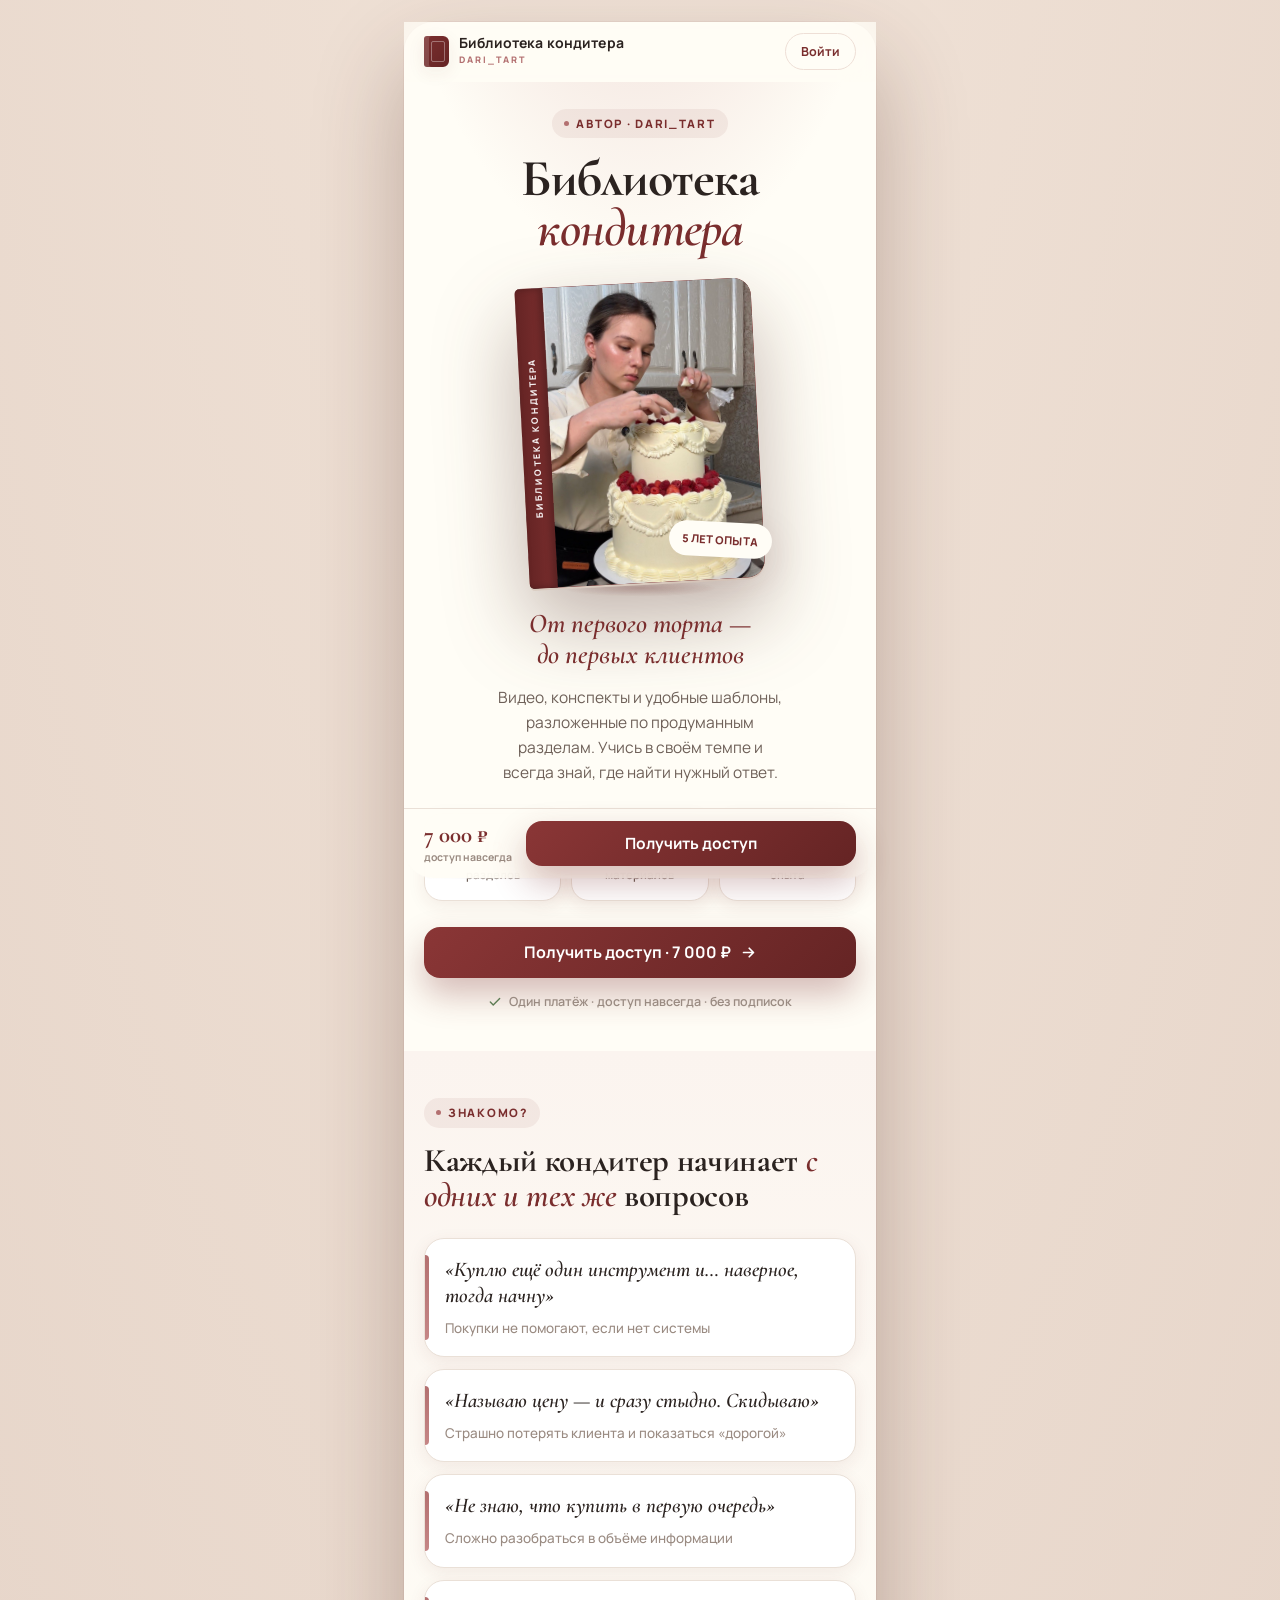
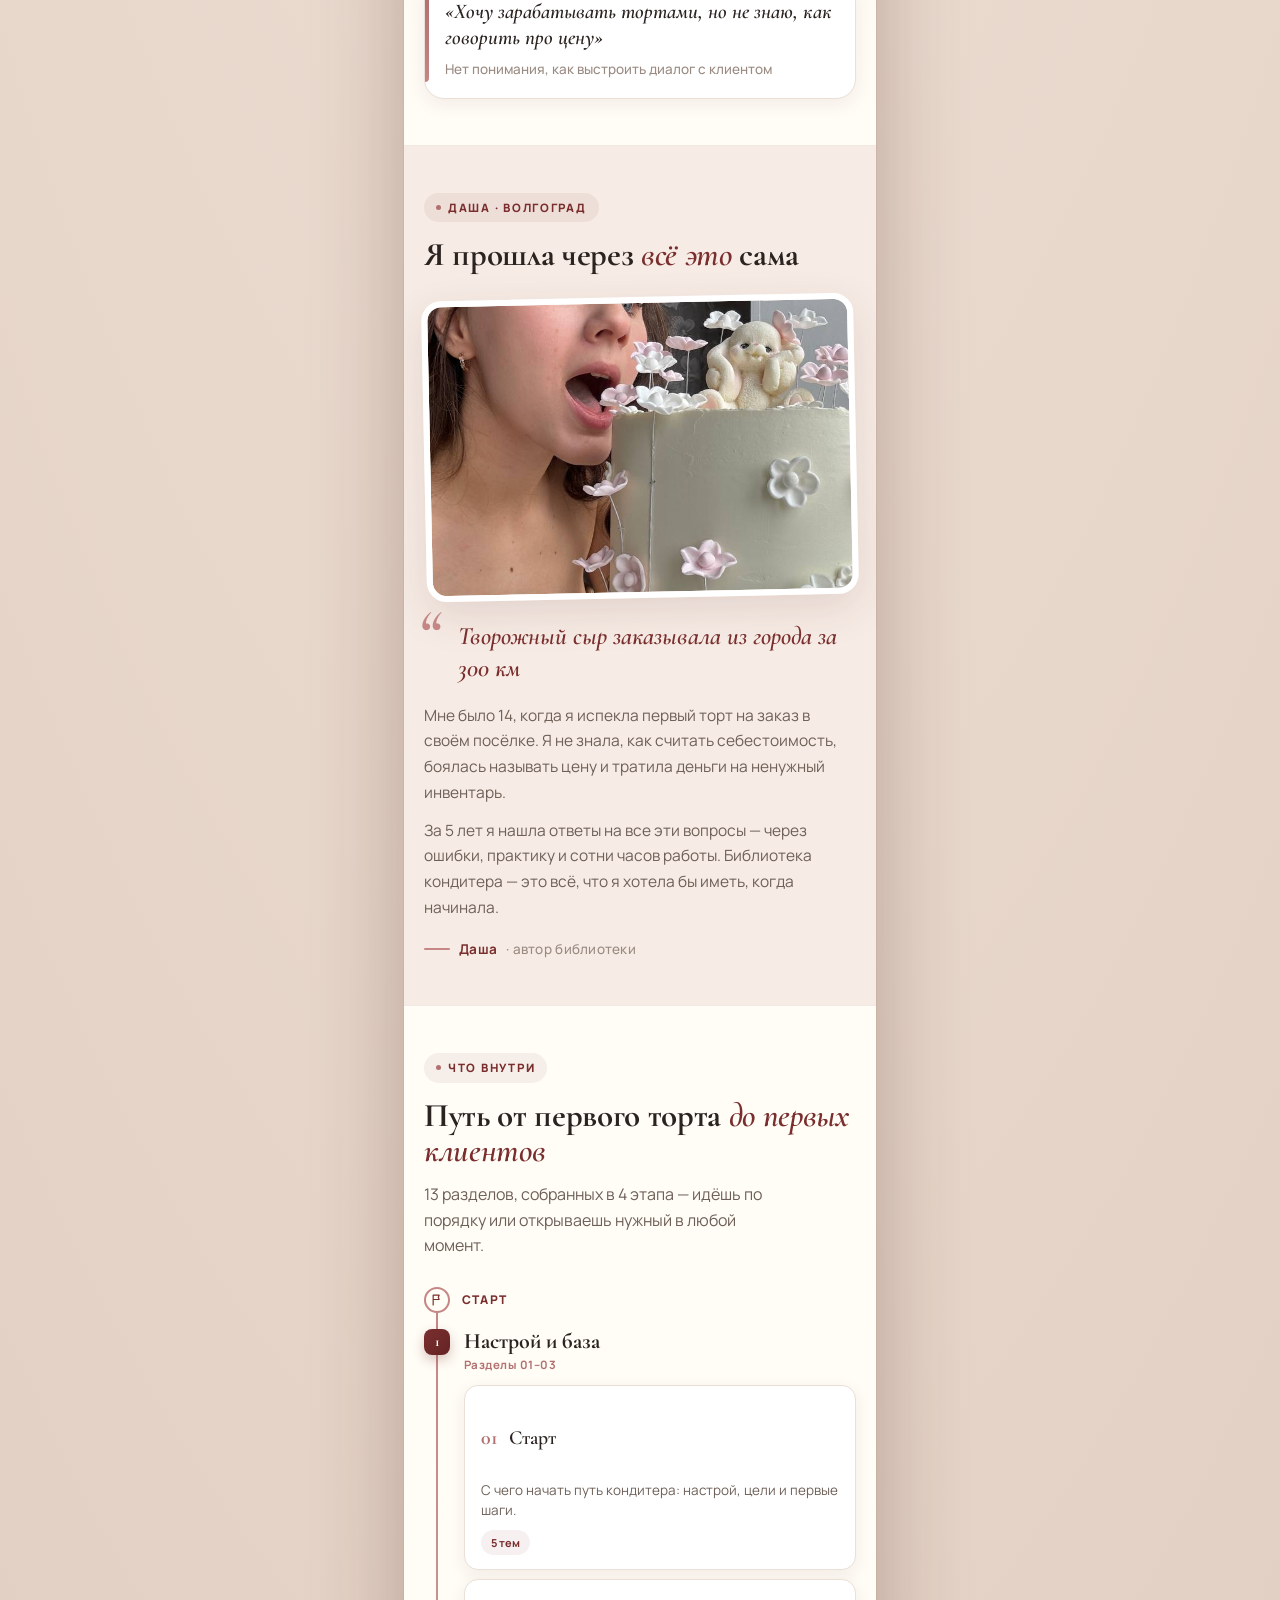
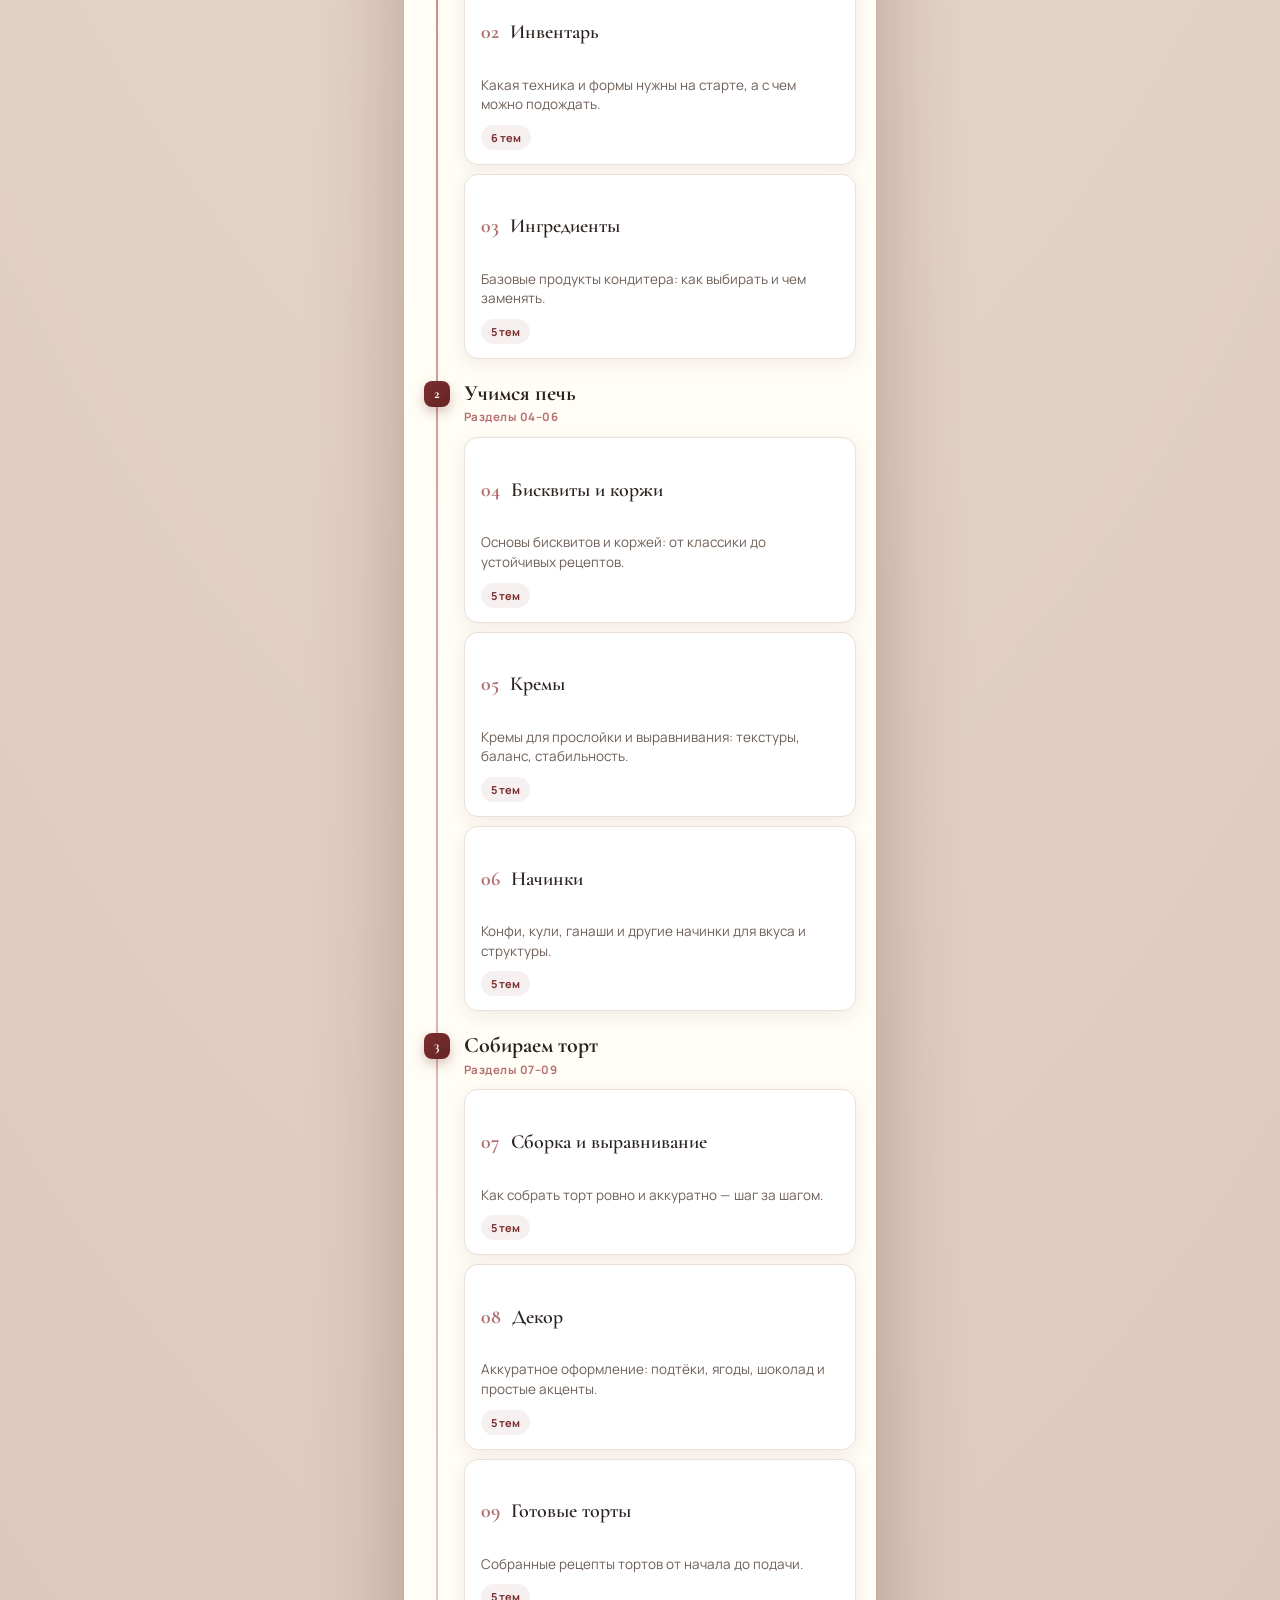
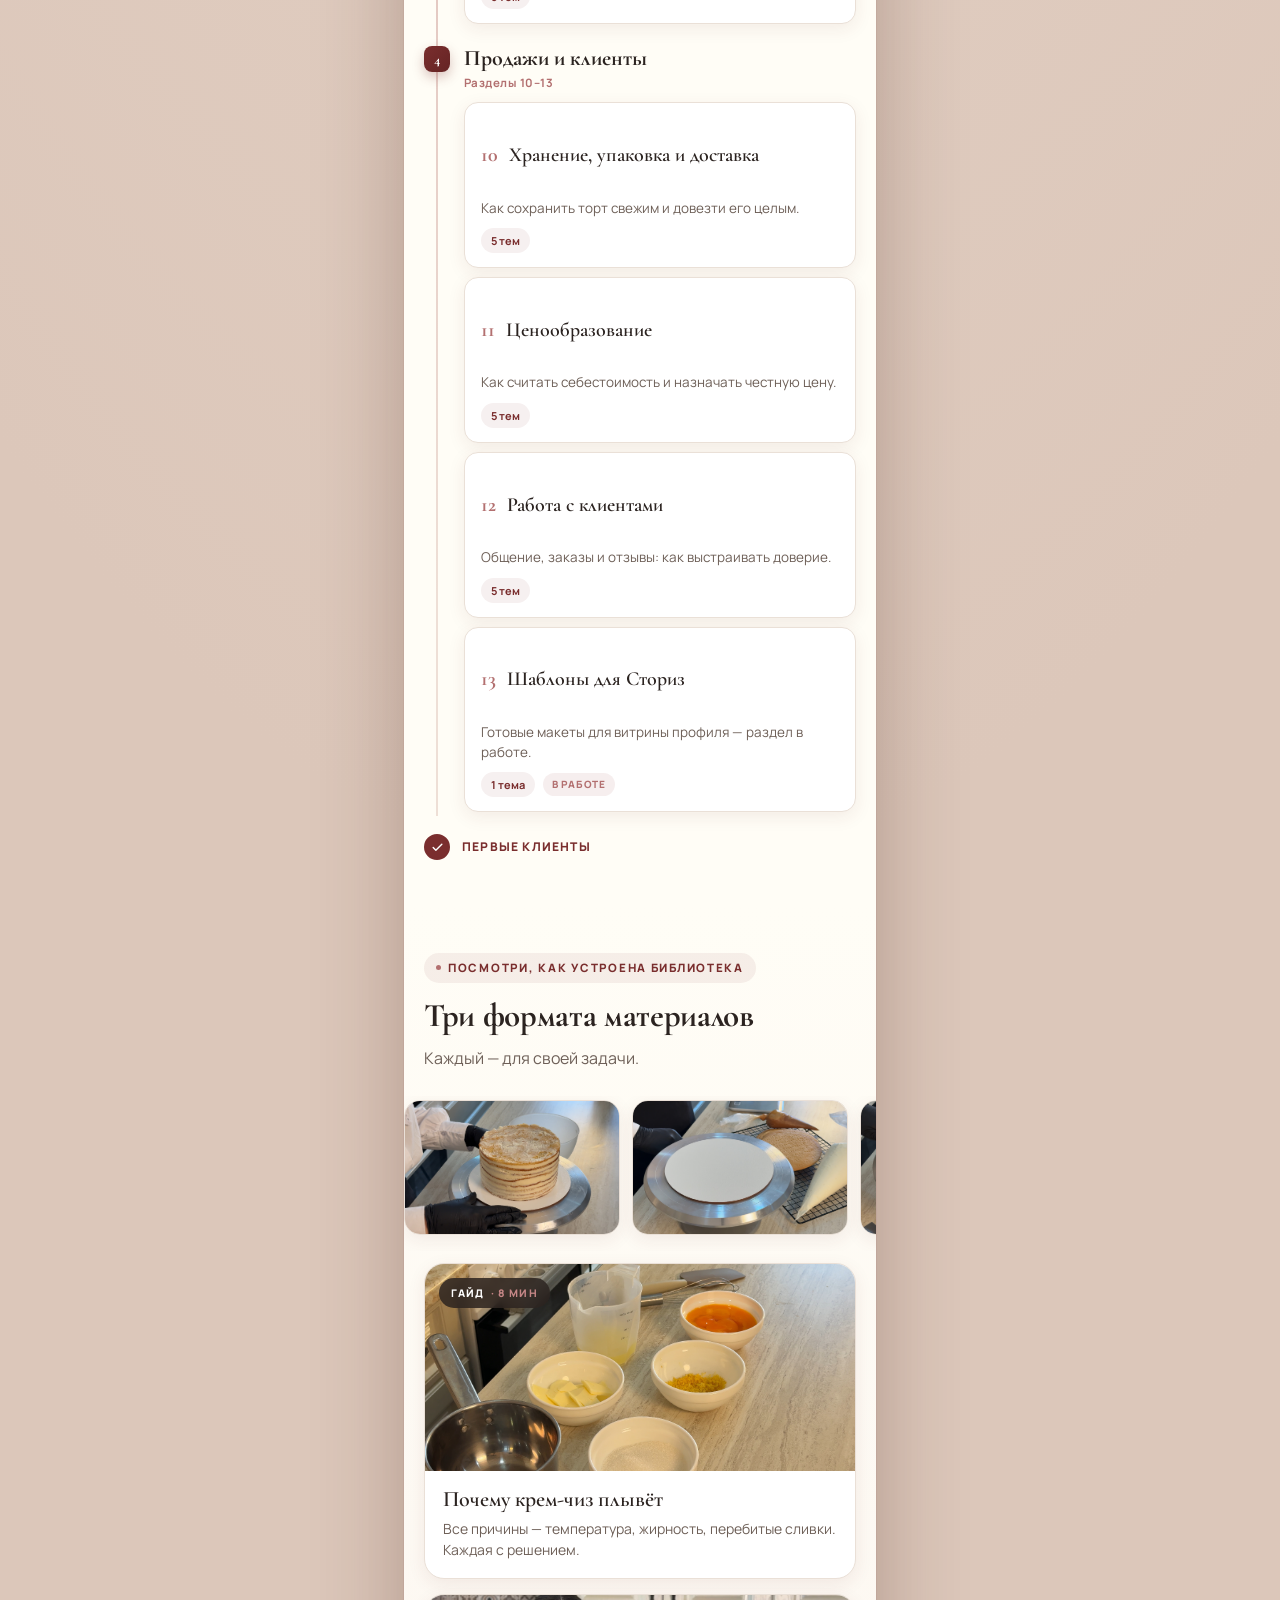
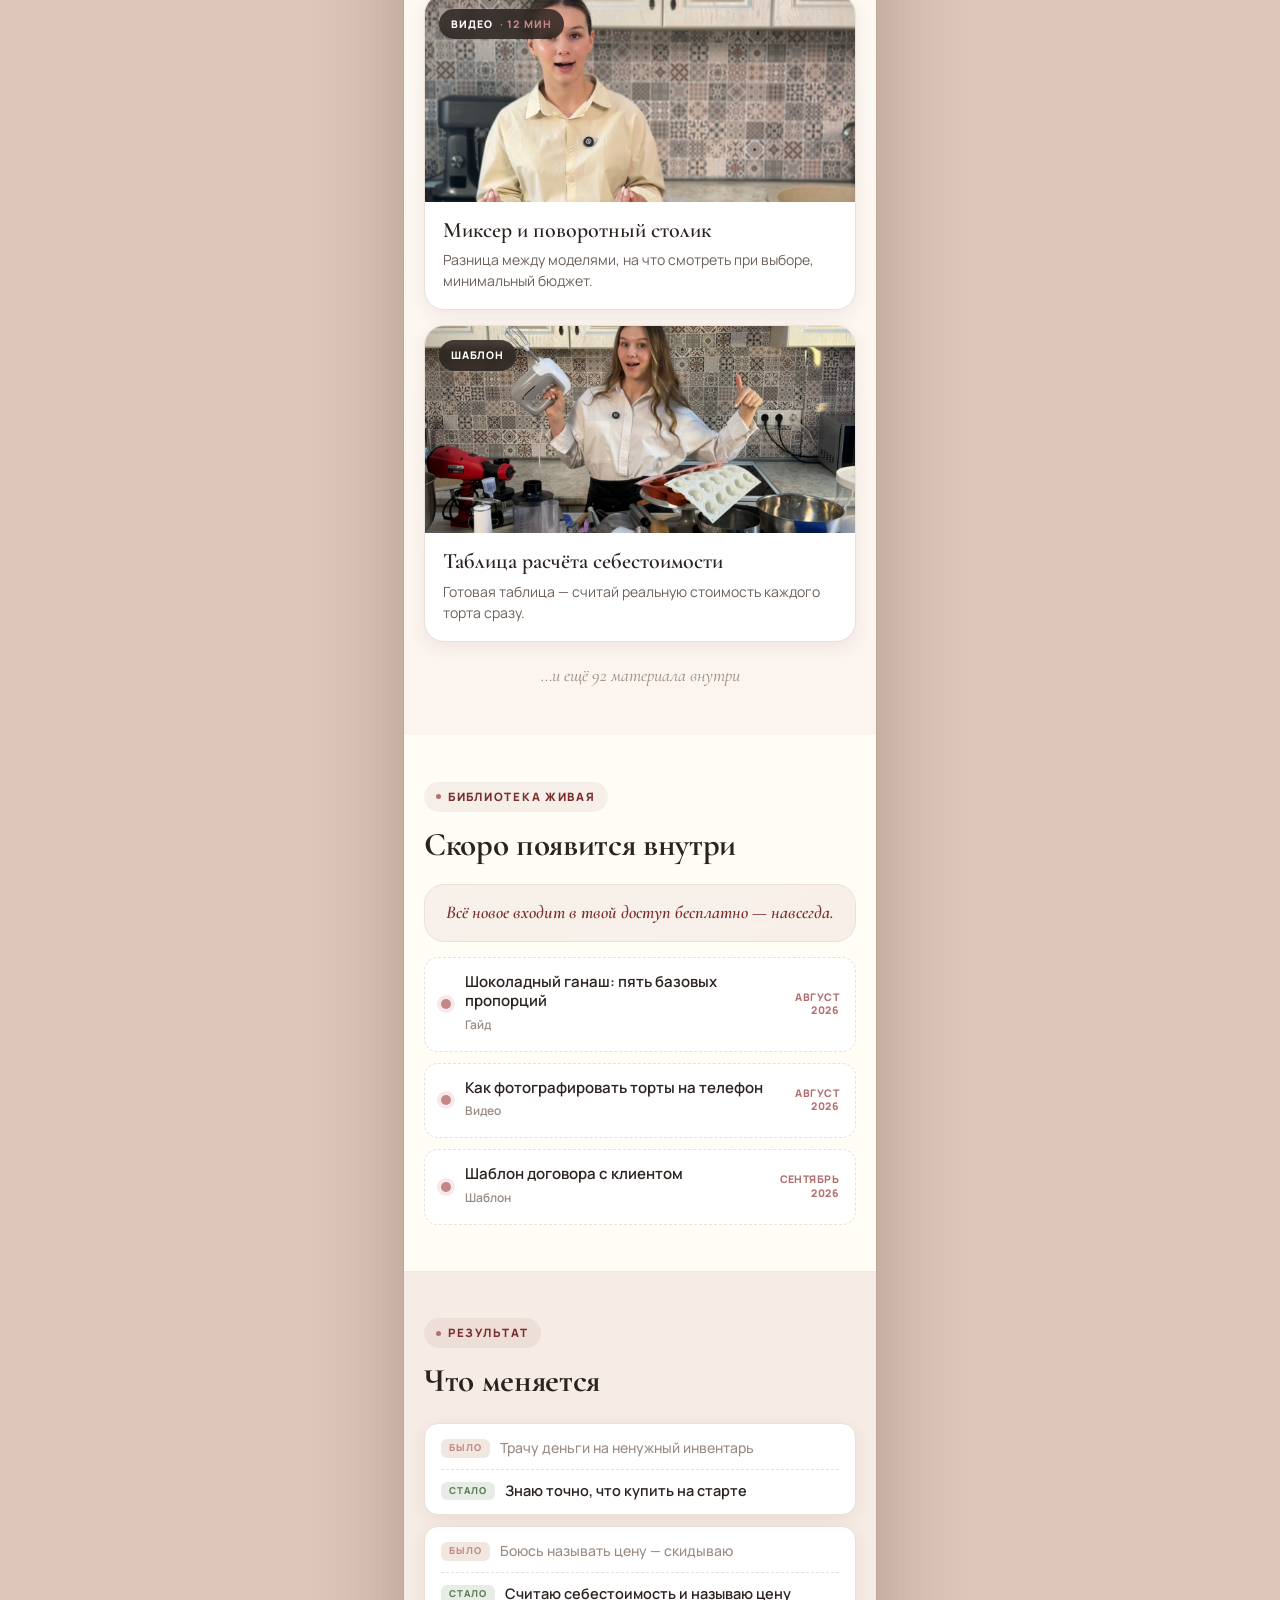
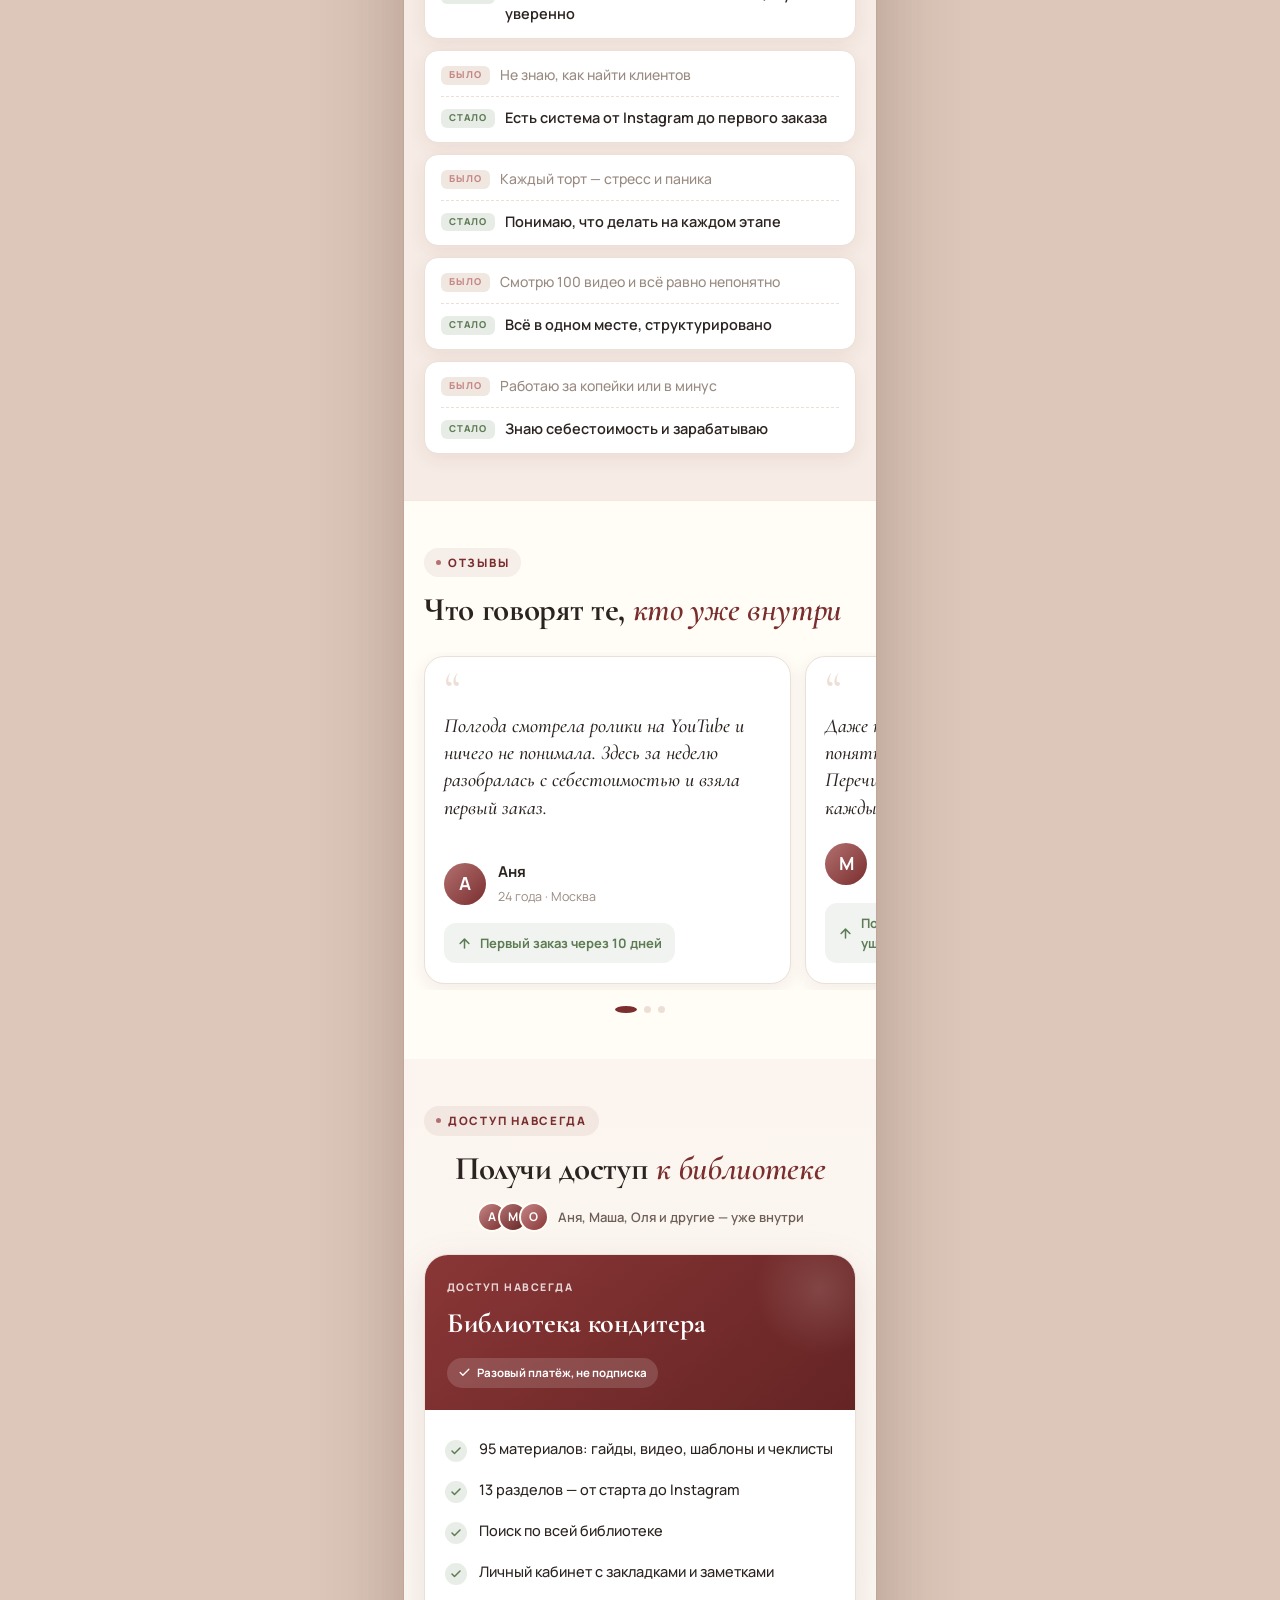
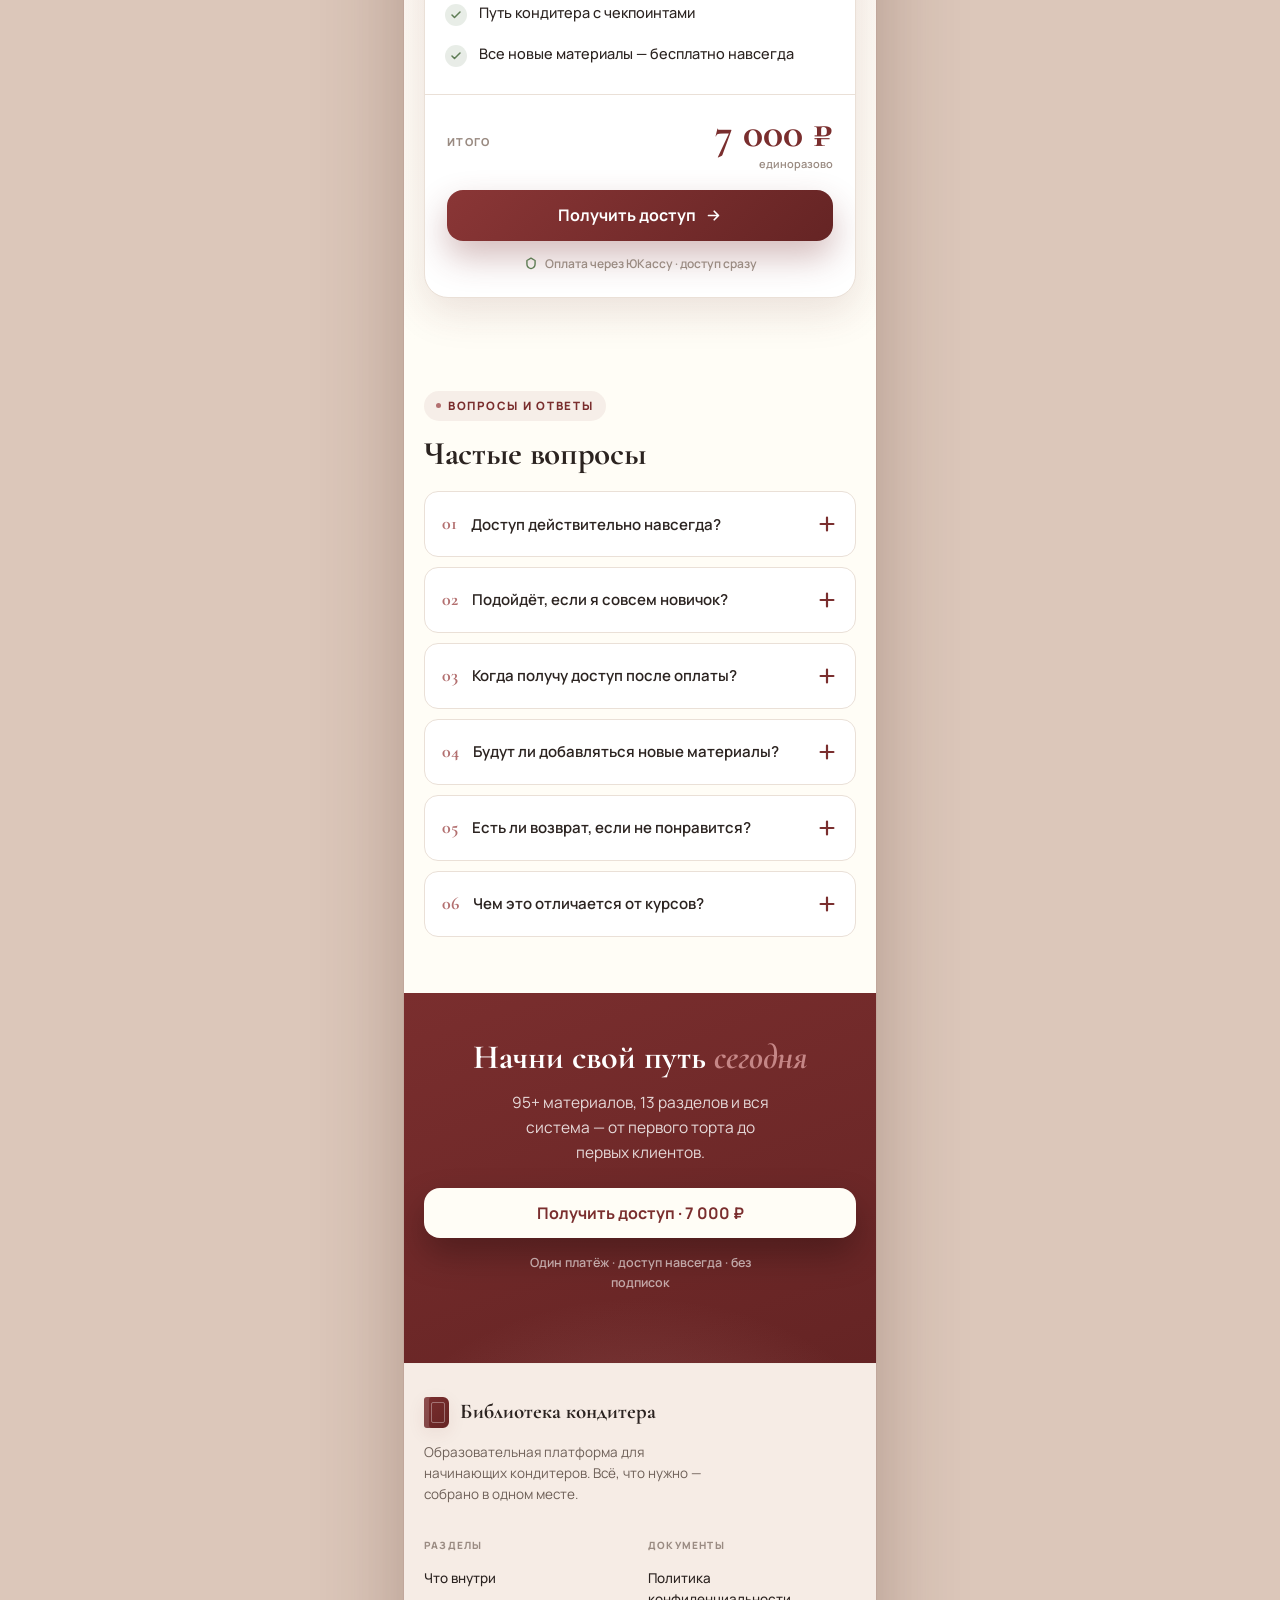
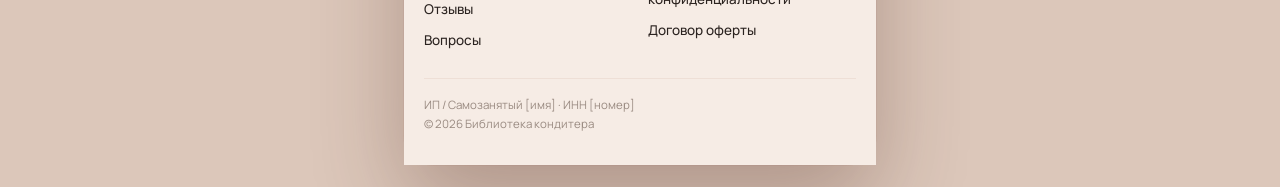
<file: index.html>
<!DOCTYPE html>
<html lang="ru">
<head>
<meta charset="utf-8">
<meta name="viewport" content="width=device-width, initial-scale=1, viewport-fit=cover">
<meta name="theme-color" content="#FFFDF6">
<meta name="mobile-web-app-capable" content="yes">
<meta name="apple-mobile-web-app-capable" content="yes">
<meta name="apple-mobile-web-app-status-bar-style" content="default">
<meta name="apple-mobile-web-app-title" content="Библиотека кондитера">
<meta name="description" content="Библиотека кондитера — образовательная платформа для начинающих кондитеров. От первого торта до первых клиентов. 95+ материалов, 13 разделов, доступ навсегда.">
<title>Библиотека кондитера</title>
<link rel="icon" href="data:image/svg+xml,%3Csvg xmlns='http://www.w3.org/2000/svg' viewBox='0 0 32 32'%3E%3Crect x='6' y='3' width='20' height='26' rx='3' fill='%237A2E2E'/%3E%3Crect x='9' y='3' width='3' height='26' fill='%23652424'/%3E%3Crect x='15' y='10' width='7' height='1.6' rx='.8' fill='%23FFFDF6'/%3E%3Crect x='15' y='14' width='7' height='1.6' rx='.8' fill='%23FFFDF6'/%3E%3C/svg%3E">
<link rel="preconnect" href="https://fonts.googleapis.com">
<link rel="preconnect" href="https://fonts.gstatic.com" crossorigin>
<link href="https://fonts.googleapis.com/css2?family=Cormorant+Garamond:ital,wght@0,500;0,600;0,700;1,500;1,600;1,700&family=Manrope:wght@400;500;600;700;800&display=swap" rel="stylesheet">
<style>
:root{
  --paper:#FFFDF6; --card:#FFFFFF;
  --blush:#F6ECE5; --blush-deep:#EEDFD6; --blush-hi:#FBF4EF;
  --wine:#7A2E2E; --wine-deep:#652424; --rose:#B37070; --rose-soft:#C58686;
  --ink:#2B2320; --muted:#6E6058; --faint:#9A8B82;
  --line:#EAE0D7; --line-soft:#F1E9E1; --ok:#5E7C54;
  --shadow:0 14px 40px rgba(101,36,36,.13);
  --shadow-sm:0 5px 18px rgba(101,36,36,.08);
  --shadow-wine:0 16px 34px rgba(122,46,46,.32);
  --r-lg:24px; --r:20px; --r-sm:14px; --r-btn:16px;
  --serif:"Cormorant Garamond",Georgia,serif;
  --sans:"Manrope",-apple-system,BlinkMacSystemFont,"Segoe UI",sans-serif;
  --pad:20px;
}
*{box-sizing:border-box}
html{-webkit-text-size-adjust:100%;scroll-behavior:smooth}
body{margin:0;font-family:var(--sans);color:var(--ink);background:#E4D2C6;
  background-image:radial-gradient(140% 60% at 50% -10%, #F3E6DB 0%, #E7D6CA 55%, #DCC7BA 100%);
  -webkit-font-smoothing:antialiased;text-rendering:optimizeLegibility;line-height:1.55;font-size:16px}
a{color:inherit;text-decoration:none}
img{max-width:100%;display:block}
button{font-family:inherit;cursor:pointer;border:0;background:none;color:inherit}
h1,h2,h3,p{margin:0}
svg{display:block}

/* ── App column ─────────────────────────────────── */
.wrap{max-width:472px;margin:0 auto;min-height:100vh;background:var(--paper);position:relative;overflow-x:clip;
  box-shadow:0 0 0 1px rgba(122,46,46,.05),0 40px 90px rgba(74,38,28,.30)}
@media(min-width:472px){.wrap{margin:22px auto;min-height:calc(100vh - 44px);border-radius:30px}}

/* Grain / paper texture (very subtle) */
.grain{position:absolute;inset:0;z-index:1;pointer-events:none;opacity:.5;mix-blend-mode:multiply;
  background-image:url("data:image/svg+xml,%3Csvg xmlns='http://www.w3.org/2000/svg' width='140' height='140'%3E%3Cfilter id='n'%3E%3CfeTurbulence type='fractalNoise' baseFrequency='.9' numOctaves='2' stitchTiles='stitch'/%3E%3CfeColorMatrix type='saturate' values='0'/%3E%3C/filter%3E%3Crect width='100%25' height='100%25' filter='url(%23n)' opacity='.045'/%3E%3C/svg%3E")}
.wrap>*{position:relative;z-index:2}

/* ── Header ─────────────────────────────────────── */
.hdr{position:sticky;top:0;z-index:40;display:flex;align-items:center;justify-content:space-between;
  padding:11px var(--pad);padding-top:calc(11px + env(safe-area-inset-top));
  background:rgba(255,253,246,.72);backdrop-filter:blur(16px) saturate(1.4);-webkit-backdrop-filter:blur(16px) saturate(1.4);
  border-bottom:1px solid transparent;transition:border-color .3s,background .3s}
.hdr.stuck{border-bottom-color:var(--line-soft);background:rgba(255,253,246,.9)}
.logo{display:flex;align-items:center;gap:10px}
.bk{width:25px;height:31px;border-radius:3px 6px 6px 3px;flex:none;position:relative;
  background:linear-gradient(135deg,var(--wine),var(--wine-deep));box-shadow:inset 5px 0 0 rgba(255,255,255,.15),var(--shadow-sm)}
.bk::after{content:"";position:absolute;left:7px;top:5px;right:4px;bottom:5px;border:1px solid rgba(255,255,255,.34);border-radius:2px}
.logo .tt b{font-weight:700;font-size:14px;letter-spacing:.01em;line-height:1.05;display:block}
.logo .tt span{display:block;font-size:9px;letter-spacing:.22em;color:var(--rose);font-weight:800;text-transform:uppercase;margin-top:2px}
.enter{font-size:12.5px;font-weight:700;color:var(--wine);padding:9px 15px;border:1px solid var(--blush-deep);border-radius:999px;background:var(--paper);transition:transform .12s,background .2s}
.enter:active{transform:scale(.95)}

/* ── Buttons ────────────────────────────────────── */
.btn{display:inline-flex;align-items:center;justify-content:center;gap:9px;width:100%;font-weight:700;font-size:16px;
  padding:17px 22px;border-radius:var(--r-btn);transition:transform .14s ease,box-shadow .25s ease,filter .25s ease;line-height:1}
.btn:active{transform:translateY(1px) scale(.985)}
.btn-primary{background:linear-gradient(135deg,#8A3636,var(--wine-deep));color:#fff;box-shadow:var(--shadow-wine)}
.btn-primary:active{filter:brightness(1.04)}
.btn .ar{width:17px;height:17px;flex:none}

/* ── Section scaffolding ────────────────────────── */
section{padding:46px var(--pad);position:relative}
.eyebrow{display:inline-flex;align-items:center;gap:7px;font-size:11.5px;font-weight:800;letter-spacing:.15em;text-transform:uppercase;color:var(--wine);
  background:rgba(122,46,46,.07);padding:6px 12px;border-radius:999px;margin-bottom:15px}
.eyebrow .dc{width:5px;height:5px;border-radius:50%;background:var(--rose);flex:none}
.title{font-family:var(--serif);font-weight:700;font-size:33px;line-height:1.08;letter-spacing:-.01em;color:var(--ink)}
.title i{font-style:italic;color:var(--wine);font-weight:600}
.lede{font-size:16px;line-height:1.6;color:var(--muted);margin-top:13px;max-width:34ch}
.center{text-align:center}
.center .eyebrow{display:inline-flex}
.center .lede{margin-left:auto;margin-right:auto}

/* ── HERO ───────────────────────────────────────── */
.hero{padding:26px var(--pad) 40px;text-align:center;overflow:hidden}
.hero::before{content:"";position:absolute;inset:-30% -20% auto -20%;height:70%;z-index:0;
  background:radial-gradient(56% 100% at 50% 0%,rgba(197,134,134,.34),rgba(197,134,134,0) 70%);pointer-events:none}
.hero>*{position:relative;z-index:1}
.hero .eyebrow{margin-bottom:0}
.hero h1{font-family:var(--serif);font-weight:700;font-size:52px;line-height:.95;letter-spacing:-.018em;margin-top:16px}
.hero h1 i{font-style:italic;color:var(--wine);display:block;font-weight:600}
.book-wrap{position:relative;width:236px;margin:30px auto 12px;filter:drop-shadow(0 34px 40px rgba(74,38,28,.34))}
.book-wrap::after{content:"";position:absolute;left:8%;right:8%;bottom:-16px;height:22px;border-radius:50%;
  background:radial-gradient(closest-side,rgba(101,36,36,.28),transparent 78%);z-index:-1}
.book{position:relative;width:236px;aspect-ratio:236/300;border-radius:5px 18px 18px 5px;overflow:hidden;
  transform:rotate(-3deg);animation:float 6.5s ease-in-out infinite;background:var(--wine);box-shadow:0 2px 0 #d9cabe,inset 0 0 0 1px rgba(0,0,0,.04)}
.book img{width:100%;height:100%;object-fit:cover;border-radius:inherit}
.book .spine{position:absolute;left:0;top:0;bottom:0;width:28px;display:flex;align-items:center;justify-content:center;z-index:2;
  background:linear-gradient(90deg,var(--wine-deep),var(--wine));box-shadow:inset -4px 0 7px rgba(0,0,0,.28)}
.book .spine span{writing-mode:vertical-rl;transform:rotate(180deg);font-size:9px;font-weight:800;letter-spacing:.24em;color:rgba(255,255,255,.92);text-transform:uppercase;white-space:nowrap}
.book .sheen{position:absolute;inset:0;z-index:1;pointer-events:none;background:linear-gradient(115deg,rgba(255,255,255,.24) 0%,rgba(255,255,255,0) 32%)}
.badge{position:absolute;right:-14px;bottom:26px;z-index:3;background:var(--paper);color:var(--wine);font-size:11px;font-weight:800;letter-spacing:.04em;
  padding:9px 13px;border-radius:999px;box-shadow:var(--shadow);transform:rotate(3deg);text-transform:uppercase}
@keyframes float{0%,100%{transform:rotate(-3deg) translateY(0)}50%{transform:rotate(-3deg) translateY(-11px)}}
.hero .tagline{font-family:var(--serif);font-style:italic;font-weight:600;font-size:27px;color:var(--wine);margin-top:26px;line-height:1.14}
.hero .intro{font-size:15.5px;line-height:1.62;color:var(--muted);margin:14px auto 0;max-width:32ch}
.stats{display:flex;gap:10px;margin-top:28px}
.stat{flex:1;background:var(--card);border:1px solid var(--line);border-radius:18px;padding:16px 8px;box-shadow:var(--shadow-sm)}
.stat b{display:block;font-family:var(--serif);font-weight:700;font-size:30px;color:var(--wine);line-height:1}
.stat small{display:block;font-size:11.5px;color:var(--muted);margin-top:6px;font-weight:600}
.hero .cta{margin-top:26px}
.hero .guarantee{margin-top:14px;font-size:12.5px;color:var(--faint);font-weight:600;display:flex;align-items:center;justify-content:center;gap:7px}
.hero .guarantee svg{width:14px;height:14px;color:var(--ok)}

/* ── PAINS ──────────────────────────────────────── */
.pains{background:linear-gradient(180deg,var(--blush-hi),var(--paper))}
.pains .grid{display:flex;flex-direction:column;gap:12px;margin-top:24px}
.pain{background:var(--card);border:1px solid var(--line);border-radius:var(--r);padding:18px 18px 18px 20px;box-shadow:var(--shadow-sm);position:relative}
.pain::before{content:"";position:absolute;left:0;top:16px;bottom:16px;width:4px;border-radius:0 4px 4px 0;background:linear-gradient(var(--rose),var(--rose-soft))}
.pain q{display:block;font-family:var(--serif);font-style:italic;font-weight:600;font-size:21px;line-height:1.26;color:var(--ink);quotes:"«" "»"}
.pain small{display:block;font-size:13.5px;color:var(--faint);margin-top:9px;font-weight:500;line-height:1.45}

/* ── STORY ──────────────────────────────────────── */
.story{background:var(--blush);border-top:1px solid var(--line-soft);border-bottom:1px solid var(--line-soft)}
.story .photo{border-radius:var(--r);overflow:hidden;box-shadow:var(--shadow);margin:24px 0 22px;border:6px solid #fff;transform:rotate(-1.2deg)}
.story .photo img{width:100%;aspect-ratio:16/11;object-fit:cover;border-radius:14px}
.story .pull{font-family:var(--serif);font-style:italic;font-weight:600;font-size:25px;line-height:1.3;color:var(--wine);position:relative;padding-left:34px;margin-bottom:18px}
.story .pull::before{content:"“";position:absolute;left:-6px;top:-20px;font-size:66px;color:var(--rose-soft);font-family:var(--serif);line-height:1}
.story p.body{font-size:15.5px;line-height:1.66;color:var(--muted)}
.story p.body + p.body{margin-top:12px}
.story .sign{margin-top:18px;font-size:13.5px;font-weight:700;color:var(--wine);letter-spacing:.02em;display:flex;align-items:center;gap:9px}
.story .sign::before{content:"";width:26px;height:2px;background:var(--rose-soft);border-radius:2px}
.story .sign span{color:var(--faint);font-weight:500}

/* ── CATALOG / PATH ─────────────────────────────── */
.path{position:relative;margin-top:28px}
.path::before{content:"";position:absolute;left:12px;top:14px;bottom:44px;width:2px;z-index:0;
  background:linear-gradient(180deg,var(--rose-soft),var(--blush-deep) 92%);
  transform-origin:top;transition:transform 1.1s cubic-bezier(.4,0,.2,1)}
.path.draw::before{transform:scaleY(0)}
.flag{position:relative;display:flex;align-items:center;gap:12px;padding-left:0;margin-bottom:16px}
.flag .pin{flex:none;width:26px;height:26px;border-radius:50%;background:var(--paper);border:2px solid var(--rose-soft);
  display:flex;align-items:center;justify-content:center}
.flag .pin svg{width:13px;height:13px;color:var(--wine)}
.flag .lb{font-size:12px;font-weight:800;letter-spacing:.1em;text-transform:uppercase;color:var(--wine)}
.flag.end{margin-top:6px;margin-bottom:0}
.stage{position:relative;padding-left:40px;margin-bottom:22px}
.stage .node{position:absolute;left:0;top:0;width:26px;height:26px;border-radius:8px;z-index:1;
  background:linear-gradient(135deg,var(--wine),var(--wine-deep));color:#fff;font-family:var(--serif);font-weight:700;font-size:14px;
  display:flex;align-items:center;justify-content:center;box-shadow:0 5px 12px rgba(122,46,46,.28)}
.stage .sh{margin-bottom:11px;padding-top:1px}
.stage .sh h3{font-family:var(--serif);font-weight:700;font-size:22px;line-height:1.06;color:var(--ink)}
.stage .sh .rng{font-size:11.5px;font-weight:700;color:var(--rose);letter-spacing:.04em;margin-top:3px}
.items{display:flex;flex-direction:column;gap:9px}
.item{background:var(--card);border:1px solid var(--line);border-radius:var(--r-sm);padding:14px 16px;box-shadow:var(--shadow-sm)}
.item .hd{display:flex;align-items:baseline;gap:11px}
.item .n{flex:none;font-family:var(--serif);font-weight:700;font-size:20px;color:var(--rose);line-height:1}
.item .hd h4{font-family:var(--serif);font-weight:600;font-size:20px;line-height:1.1;color:var(--ink)}
.item p{font-size:13.5px;color:var(--muted);margin-top:6px;line-height:1.45}
.item .meta{display:flex;align-items:center;gap:8px;margin-top:10px;flex-wrap:wrap}
.item .themes{font-size:11px;font-weight:700;color:var(--wine);background:rgba(122,46,46,.07);padding:4px 10px;border-radius:999px}
.item .wip{font-size:10px;font-weight:800;letter-spacing:.07em;color:var(--rose);text-transform:uppercase;background:rgba(179,112,112,.12);padding:4px 9px;border-radius:999px}

/* ── HOW / gallery + formats ────────────────────── */
.how{background:linear-gradient(180deg,var(--paper),var(--blush-hi))}
.gallery{display:flex;gap:12px;overflow-x:auto;margin:24px calc(var(--pad) * -1) 6px;padding:4px var(--pad) 16px;scroll-snap-type:x mandatory;-webkit-overflow-scrolling:touch}
.gallery::-webkit-scrollbar{display:none}
.gallery img{flex:none;width:216px;aspect-ratio:16/10;object-fit:cover;border-radius:16px;scroll-snap-align:start;box-shadow:var(--shadow-sm);border:1px solid var(--line)}
.gallery .cap{flex:none;width:4px}
.formats{display:flex;flex-direction:column;gap:15px;margin-top:12px}
.fmt{background:var(--card);border:1px solid var(--line);border-radius:var(--r);overflow:hidden;box-shadow:var(--shadow-sm)}
.fmt .im{position:relative;aspect-ratio:357/172;overflow:hidden;background:var(--blush)}
.fmt .im img{width:100%;height:100%;object-fit:cover}
.fmt .kind{position:absolute;left:14px;top:14px;display:inline-flex;gap:7px;align-items:center;background:rgba(43,35,32,.84);color:#fff;
  font-size:10.5px;font-weight:800;letter-spacing:.1em;padding:7px 12px;border-radius:999px;text-transform:uppercase;backdrop-filter:blur(4px)}
.fmt .kind i{font-style:normal;color:var(--rose-soft)}
.fmt .tx{padding:16px 18px 18px}
.fmt .tx h3{font-family:var(--serif);font-weight:600;font-size:22px;line-height:1.14}
.fmt .tx p{font-size:14px;color:var(--muted);margin-top:6px;line-height:1.5}
.more-note{text-align:center;font-family:var(--serif);font-style:italic;font-size:18px;color:var(--faint);margin-top:20px}

/* ── SOON ───────────────────────────────────────── */
.soon .note{background:linear-gradient(135deg,rgba(122,46,46,.06),rgba(197,134,134,.12));border:1px solid var(--blush-deep);border-radius:var(--r);padding:16px 17px;margin-top:22px;
  font-family:var(--serif);font-style:italic;font-weight:600;font-size:18px;color:var(--wine);text-align:center;line-height:1.32}
.soon .list{display:flex;flex-direction:column;gap:11px;margin-top:15px}
.soon .it{display:flex;align-items:center;gap:14px;background:var(--card);border:1px dashed var(--blush-deep);border-radius:var(--r-sm);padding:15px 16px}
.soon .it .dot{flex:none;width:10px;height:10px;border-radius:50%;background:var(--rose-soft);box-shadow:0 0 0 4px rgba(197,134,134,.18)}
.soon .it .si{flex:1;min-width:0}
.soon .it .si b{display:block;font-size:15px;font-weight:600;line-height:1.25}
.soon .it .si small{font-size:12px;color:var(--faint);font-weight:600}
.soon .it .wh{font-size:10.5px;font-weight:800;letter-spacing:.04em;color:var(--rose);text-transform:uppercase;text-align:right;flex:none;line-height:1.3}

/* ── BEFORE / AFTER ─────────────────────────────── */
.ba{background:var(--blush);border-top:1px solid var(--line-soft);border-bottom:1px solid var(--line-soft)}
.ba .rows{display:flex;flex-direction:column;gap:11px;margin-top:24px}
.ba .row{background:var(--card);border:1px solid var(--line);border-radius:var(--r-sm);padding:14px 16px;box-shadow:var(--shadow-sm)}
.ba .b{display:flex;gap:10px;align-items:flex-start;font-size:14px;line-height:1.36;color:var(--faint);font-weight:500}
.ba .a{display:flex;gap:10px;align-items:flex-start;font-size:14.5px;line-height:1.36;color:var(--ink);font-weight:600;margin-top:11px;padding-top:11px;border-top:1px dashed var(--line)}
.ba .tag{flex:none;font-size:9.5px;font-weight:800;letter-spacing:.1em;text-transform:uppercase;padding:3px 8px;border-radius:6px;margin-top:1px}
.ba .b .tag{background:#F1E7E1;color:var(--rose-soft)}
.ba .a .tag{background:rgba(94,124,84,.14);color:var(--ok)}

/* ── TESTIMONIALS (carousel) ────────────────────── */
.revs{display:flex;gap:14px;overflow-x:auto;scroll-snap-type:x mandatory;-webkit-overflow-scrolling:touch;
  margin:24px calc(var(--pad) * -1) 0;padding:4px var(--pad) 6px}
.revs::-webkit-scrollbar{display:none}
.rev{flex:0 0 85%;scroll-snap-align:center;background:var(--card);border:1px solid var(--line);border-radius:var(--r);padding:20px 19px;box-shadow:var(--shadow-sm);display:flex;flex-direction:column}
.rev .qm{font-family:var(--serif);font-size:50px;color:var(--blush-deep);line-height:.5;height:26px}
.rev blockquote{margin:10px 0 auto;font-family:var(--serif);font-style:italic;font-weight:500;font-size:20px;line-height:1.36;color:var(--ink)}
.rev .who{display:flex;align-items:center;gap:12px;margin-top:18px}
.rev .av{flex:none;width:42px;height:42px;border-radius:50%;background:linear-gradient(135deg,var(--rose),var(--wine));color:#fff;font-weight:700;font-size:18px;display:flex;align-items:center;justify-content:center}
.rev .who b{font-size:15px;font-weight:700;display:block}
.rev .who small{font-size:12.5px;color:var(--faint)}
.rev .res{margin-top:15px;display:inline-flex;align-items:center;gap:8px;font-size:13px;font-weight:700;color:var(--ok);background:rgba(94,124,84,.09);padding:10px 13px;border-radius:12px;align-self:flex-start}
.rev .res svg{width:15px;height:15px;flex:none}
.dots{display:flex;justify-content:center;gap:7px;margin-top:16px}
.dots i{width:7px;height:7px;border-radius:50%;background:var(--blush-deep);transition:width .25s,background .25s}
.dots i.on{width:22px;background:var(--wine)}

/* ── PRICING ────────────────────────────────────── */
.price-sec{background:linear-gradient(180deg,var(--blush-hi),var(--paper))}
.price-proof{display:flex;align-items:center;justify-content:center;gap:9px;margin-top:16px;font-size:13px;color:var(--muted);font-weight:600}
.price-proof .avs{display:flex}
.price-proof .avs span{width:30px;height:30px;border-radius:50%;border:2px solid var(--paper);margin-left:-9px;color:#fff;font-weight:700;font-size:12px;display:flex;align-items:center;justify-content:center}
.price-proof .avs span:first-child{margin-left:0}
.price{background:var(--card);border:1px solid var(--line);border-radius:var(--r-lg);box-shadow:var(--shadow);overflow:hidden;margin-top:22px}
.price .top{background:linear-gradient(140deg,#8A3636,var(--wine-deep));color:#fff;padding:24px 22px 22px;position:relative;overflow:hidden}
.price .top::after{content:"";position:absolute;right:-30px;top:-30px;width:130px;height:130px;border-radius:50%;background:radial-gradient(closest-side,rgba(255,255,255,.13),transparent)}
.price .top .k{font-size:10.5px;font-weight:800;letter-spacing:.14em;opacity:.8;text-transform:uppercase}
.price .top h3{font-family:var(--serif);font-weight:700;font-size:28px;margin-top:7px;position:relative}
.price .top .once{display:inline-flex;align-items:center;gap:6px;margin-top:12px;font-size:11.5px;font-weight:700;background:rgba(255,255,255,.15);padding:6px 11px;border-radius:999px}
.price ul{list-style:none;margin:0;padding:20px 20px 8px}
.price li{display:flex;gap:12px;align-items:flex-start;padding:9px 0;font-size:14.5px;line-height:1.44;color:var(--ink);font-weight:500}
.price .ck{flex:none;width:22px;height:22px;border-radius:50%;background:rgba(94,124,84,.14);color:var(--ok);display:flex;align-items:center;justify-content:center;margin-top:1px}
.price .ck svg{width:12px;height:12px}
.price .total{display:flex;align-items:baseline;justify-content:space-between;padding:18px 22px;border-top:1px solid var(--line);margin-top:10px}
.price .total .k{font-size:11px;font-weight:800;letter-spacing:.12em;color:var(--faint)}
.price .total .amt{display:flex;flex-direction:column;align-items:flex-end}
.price .total b{font-family:var(--serif);font-weight:700;font-size:42px;color:var(--wine);line-height:.95}
.price .total small{font-size:11px;color:var(--faint);font-weight:600;margin-top:2px}
.price .ft{padding:0 22px 24px}
.price .ft small{display:flex;align-items:center;justify-content:center;gap:7px;text-align:center;font-size:12px;color:var(--faint);margin-top:14px;font-weight:600}
.price .ft small svg{width:14px;height:14px;color:var(--ok);flex:none}

/* ── FAQ ────────────────────────────────────────── */
.faq h2{margin-bottom:20px}
.qa{background:var(--card);border:1px solid var(--line);border-radius:var(--r-sm);margin-bottom:10px;overflow:hidden;transition:border-color .2s}
.qa[open]{border-color:var(--blush-deep)}
.qa summary{list-style:none;display:flex;align-items:center;gap:14px;padding:18px 17px;font-weight:600;font-size:15px;color:var(--ink)}
.qa summary::-webkit-details-marker{display:none}
.qa summary .n{font-family:var(--serif);font-weight:700;color:var(--rose);font-size:18px;flex:none}
.qa summary .pl{margin-left:auto;flex:none;color:var(--wine);width:22px;height:22px;transition:transform .28s ease}
.qa[open] summary .pl{transform:rotate(135deg)}
.qa .ans{padding:0 17px 18px 46px;font-size:14.5px;line-height:1.6;color:var(--muted)}

/* ── FINAL CTA ──────────────────────────────────── */
.final{background:linear-gradient(160deg,var(--wine),var(--wine-deep));color:#fff;text-align:center;overflow:hidden}
.final::before{content:"";position:absolute;inset:auto -20% -40% -20%;height:80%;background:radial-gradient(60% 100% at 50% 100%,rgba(197,134,134,.35),transparent 72%)}
.final>*{position:relative}
.final h2{font-family:var(--serif);font-weight:700;font-size:34px;line-height:1.1}
.final h2 i{font-style:italic;color:var(--rose-soft)}
.final p{font-size:15.5px;line-height:1.6;color:rgba(255,255,255,.82);margin:14px auto 24px;max-width:30ch}
.final .btn{background:var(--paper);color:var(--wine);box-shadow:0 16px 34px rgba(0,0,0,.28)}
.final .mini{margin-top:15px;font-size:12.5px;color:rgba(255,255,255,.6);font-weight:600}

/* ── FOOTER ─────────────────────────────────────── */
.foot{background:var(--blush);border-top:1px solid var(--line-soft);padding:32px var(--pad)}
.foot .lg{display:flex;align-items:center;gap:11px;margin-bottom:13px}
.foot .lg b{font-family:var(--serif);font-size:21px;font-weight:700}
.foot p.ab{font-size:13.5px;color:var(--muted);line-height:1.55;margin-bottom:20px;max-width:36ch}
.foot .cols{display:flex;gap:16px;flex-wrap:wrap}
.foot .col{flex:1;min-width:110px}
.foot .col h4{font-size:10px;letter-spacing:.12em;text-transform:uppercase;color:var(--faint);margin-bottom:10px;font-weight:800}
.foot .col a{display:block;font-size:13.5px;color:var(--ink);padding:5px 0;font-weight:500}
.foot .col a:active{color:var(--wine)}
.foot .legal{margin-top:22px;padding-top:17px;border-top:1px solid var(--blush-deep);font-size:11.5px;color:var(--faint);line-height:1.6}

/* ── Sticky buy bar ─────────────────────────────── */
.buybar{position:fixed;left:50%;transform:translate(-50%,140%);bottom:0;width:100%;max-width:472px;z-index:45;
  padding:12px var(--pad) calc(12px + env(safe-area-inset-bottom));
  background:rgba(255,253,246,.93);backdrop-filter:blur(18px) saturate(1.4);-webkit-backdrop-filter:blur(18px) saturate(1.4);border-top:1px solid var(--line);
  display:flex;align-items:center;gap:14px;transition:transform .4s cubic-bezier(.2,.7,.3,1)}
@media(min-width:472px){.buybar{bottom:22px;border-radius:0 0 30px 30px}}
.buybar.show{transform:translate(-50%,0)}
.buybar .pr{flex:none;line-height:1.05}
.buybar .pr b{font-family:var(--serif);font-weight:700;font-size:23px;color:var(--wine);display:block}
.buybar .pr small{font-size:10.5px;color:var(--faint);font-weight:700}
.buybar .btn{flex:1;padding:15px 16px;font-size:15.5px}

/* ── reveal + toast ─────────────────────────────── */
.rv{opacity:0;transform:translateY(20px);transition:opacity .7s cubic-bezier(.16,1,.3,1),transform .7s cubic-bezier(.16,1,.3,1)}
.rv.in{opacity:1;transform:none}
.toast{position:fixed;left:50%;bottom:100px;transform:translate(-50%,20px);z-index:80;background:var(--ink);color:#fff;font-size:13.5px;font-weight:600;
  padding:13px 19px;border-radius:999px;box-shadow:0 12px 34px rgba(0,0,0,.32);opacity:0;pointer-events:none;transition:opacity .3s,transform .3s;max-width:86%;text-align:center}
.toast.show{opacity:1;transform:translate(-50%,0)}

@media(prefers-reduced-motion:reduce){
  *{animation:none!important;transition:none!important}
  .rv{opacity:1;transform:none}
  .path::before{transform:none!important}
  html{scroll-behavior:auto}
}
:focus-visible{outline:2.5px solid var(--wine);outline-offset:2px;border-radius:6px}
</style>
</head>
<body>
<div class="wrap">
  <div class="grain" aria-hidden="true"></div>
  <span id="top-sentinel" aria-hidden="true" style="position:absolute;top:0;height:1px;width:1px"></span>

  <header class="hdr" id="hdr">
    <div class="logo"><div class="bk"></div><div class="tt"><b>Библиотека кондитера</b><span>Dari_tart</span></div></div>
    <button class="enter" data-toast="Демо · вход по коду из письма после оплаты">Войти</button>
  </header>

  <!-- HERO -->
  <section class="hero">
    <span class="eyebrow"><span class="dc"></span>Автор · Dari_tart</span>
    <h1>Библиотека<i>кондитера</i></h1>
    <div class="book-wrap">
      <div class="book">
        <div class="spine"><span>Библиотека кондитера</span></div>
        <img src="uploads/pasted-1784360189137-0.png" alt="Автор украшает торт" fetchpriority="high">
        <span class="sheen"></span>
      </div>
      <span class="badge">5 лет опыта</span>
    </div>
    <p class="tagline">От первого торта —<br>до первых клиентов</p>
    <p class="intro">Видео, конспекты и удобные шаблоны, разложенные по продуманным разделам. Учись в своём темпе и всегда знай, где найти нужный ответ.</p>
    <div class="stats">
      <div class="stat"><b>13</b><small>разделов</small></div>
      <div class="stat"><b>95+</b><small>материалов</small></div>
      <div class="stat"><b>5 лет</b><small>опыта</small></div>
    </div>
    <button class="btn btn-primary cta" data-scroll="buy">Получить доступ · 7 000 ₽
      <svg class="ar" viewBox="0 0 24 24" fill="none" stroke="currentColor" stroke-width="2.4" stroke-linecap="round" stroke-linejoin="round"><path d="M5 12h14M13 6l6 6-6 6"/></svg>
    </button>
    <p class="guarantee"><svg viewBox="0 0 24 24" fill="none" stroke="currentColor" stroke-width="2.4" stroke-linecap="round" stroke-linejoin="round"><path d="M20 6L9 17l-5-5"/></svg>Один платёж · доступ навсегда · без подписок</p>
  </section>
  <span id="hero-sentinel" aria-hidden="true"></span>

  <!-- PAINS -->
  <section class="pains rv">
    <span class="eyebrow"><span class="dc"></span>Знакомо?</span>
    <h2 class="title">Каждый кондитер начинает <i>с одних и тех же</i> вопросов</h2>
    <div class="grid">
      <div class="pain"><q>Куплю ещё один инструмент и… наверное, тогда начну</q><small>Покупки не помогают, если нет системы</small></div>
      <div class="pain"><q>Называю цену — и сразу стыдно. Скидываю</q><small>Страшно потерять клиента и показаться «дорогой»</small></div>
      <div class="pain"><q>Не знаю, что купить в первую очередь</q><small>Сложно разобраться в объёме информации</small></div>
      <div class="pain"><q>Хочу зарабатывать тортами, но не знаю, как говорить про цену</q><small>Нет понимания, как выстроить диалог с клиентом</small></div>
    </div>
  </section>

  <!-- STORY -->
  <section class="story rv">
    <span class="eyebrow"><span class="dc"></span>Даша · Волгоград</span>
    <h2 class="title">Я прошла через <i>всё это</i> сама</h2>
    <div class="photo"><img src="assets/dasha-cover.png" alt="Даша украшает торт"></div>
    <p class="pull">Творожный сыр заказывала из города за 300 км</p>
    <p class="body">Мне было 14, когда я испекла первый торт на заказ в своём посёлке. Я не знала, как считать себестоимость, боялась называть цену и тратила деньги на ненужный инвентарь.</p>
    <p class="body">За 5 лет я нашла ответы на все эти вопросы — через ошибки, практику и сотни часов работы. Библиотека кондитера — это всё, что я хотела бы иметь, когда начинала.</p>
    <p class="sign">Даша <span>· автор библиотеки</span></p>
  </section>

  <!-- CATALOG / PATH -->
  <section class="rv">
    <span class="eyebrow"><span class="dc"></span>Что внутри</span>
    <h2 class="title">Путь от первого торта <i>до первых клиентов</i></h2>
    <p class="lede">13 разделов, собранных в 4 этапа — идёшь по порядку или открываешь нужный в любой момент.</p>
    <div class="path draw" id="path">
      <div class="flag"><span class="pin"><svg viewBox="0 0 24 24" fill="none" stroke="currentColor" stroke-width="2.2" stroke-linecap="round" stroke-linejoin="round"><path d="M4 22V4h11l-1.5 4L15 12H4"/></svg></span><span class="lb">Старт</span></div>
      <div id="stages"></div>
      <div class="flag end"><span class="pin" style="border-color:var(--wine);background:var(--wine)"><svg viewBox="0 0 24 24" fill="none" stroke="#fff" stroke-width="2.6" stroke-linecap="round" stroke-linejoin="round"><path d="M20 6L9 17l-5-5"/></svg></span><span class="lb">Первые клиенты</span></div>
    </div>
  </section>

  <!-- HOW IT WORKS -->
  <section class="how rv">
    <span class="eyebrow"><span class="dc"></span>Посмотри, как устроена библиотека</span>
    <h2 class="title">Три формата материалов</h2>
    <p class="lede">Каждый — для своей задачи.</p>
    <div class="gallery" id="gallery" aria-label="Кадры из библиотеки"></div>
    <div class="formats">
      <div class="fmt">
        <div class="im"><span class="kind">Гайд <i>· 8 мин</i></span><img src="assets/blk5-guide.png" alt="Гайд" loading="lazy"></div>
        <div class="tx"><h3>Почему крем-чиз плывёт</h3><p>Все причины — температура, жирность, перебитые сливки. Каждая с решением.</p></div>
      </div>
      <div class="fmt">
        <div class="im"><span class="kind">Видео <i>· 12 мин</i></span><img src="assets/blk5-video.png" alt="Видео" loading="lazy"></div>
        <div class="tx"><h3>Миксер и поворотный столик</h3><p>Разница между моделями, на что смотреть при выборе, минимальный бюджет.</p></div>
      </div>
      <div class="fmt">
        <div class="im"><span class="kind">Шаблон</span><img src="assets/blk5-tpl.png" alt="Шаблон" loading="lazy"></div>
        <div class="tx"><h3>Таблица расчёта себестоимости</h3><p>Готовая таблица — считай реальную стоимость каждого торта сразу.</p></div>
      </div>
    </div>
    <p class="more-note">…и ещё 92 материала внутри</p>
  </section>

  <!-- SOON -->
  <section class="soon rv">
    <span class="eyebrow"><span class="dc"></span>Библиотека живая</span>
    <h2 class="title">Скоро появится внутри</h2>
    <p class="note">Всё новое входит в твой доступ бесплатно — навсегда.</p>
    <div class="list">
      <div class="it"><span class="dot"></span><div class="si"><b>Шоколадный ганаш: пять базовых пропорций</b><small>Гайд</small></div><span class="wh">Август<br>2026</span></div>
      <div class="it"><span class="dot"></span><div class="si"><b>Как фотографировать торты на телефон</b><small>Видео</small></div><span class="wh">Август<br>2026</span></div>
      <div class="it"><span class="dot"></span><div class="si"><b>Шаблон договора с клиентом</b><small>Шаблон</small></div><span class="wh">Сентябрь<br>2026</span></div>
    </div>
  </section>

  <!-- BEFORE/AFTER -->
  <section class="ba rv">
    <span class="eyebrow"><span class="dc"></span>Результат</span>
    <h2 class="title">Что меняется</h2>
    <div class="rows" id="ba-rows"></div>
  </section>

  <!-- TESTIMONIALS -->
  <section class="rv">
    <span class="eyebrow"><span class="dc"></span>Отзывы</span>
    <h2 class="title">Что говорят те, <i>кто уже внутри</i></h2>
    <div class="revs" id="revs">
      <div class="rev">
        <div class="qm">“</div>
        <blockquote>Полгода смотрела ролики на YouTube и ничего не понимала. Здесь за неделю разобралась с себестоимостью и взяла первый заказ.</blockquote>
        <div class="who"><span class="av">А</span><div><b>Аня</b><small>24 года · Москва</small></div></div>
        <span class="res"><svg viewBox="0 0 24 24" fill="none" stroke="currentColor" stroke-width="2.4" stroke-linecap="round" stroke-linejoin="round"><path d="M12 19V5M5 12l7-7 7 7"/></svg>Первый заказ через 10 дней</span>
      </div>
      <div class="rev">
        <div class="qm">“</div>
        <blockquote>Даже не ожидала, что будет так понятно и структурировано. Перечитываю разделы по несколько раз — каждый раз нахожу что-то новое.</blockquote>
        <div class="who"><span class="av">М</span><div><b>Маша</b><small>19 лет · Екатеринбург</small></div></div>
        <span class="res"><svg viewBox="0 0 24 24" fill="none" stroke="currentColor" stroke-width="2.4" stroke-linecap="round" stroke-linejoin="round"><path d="M12 19V5M5 12l7-7 7 7"/></svg>Подняла ценник в 2 раза — клиенты не ушли</span>
      </div>
      <div class="rev">
        <div class="qm">“</div>
        <blockquote>Раздел про инвентарь сэкономил кучу денег — я уже хотела купить кучу ненужного. Теперь знаю точно, что брать в первую очередь.</blockquote>
        <div class="who"><span class="av">О</span><div><b>Оля</b><small>31 год · Краснодар</small></div></div>
        <span class="res"><svg viewBox="0 0 24 24" fill="none" stroke="currentColor" stroke-width="2.4" stroke-linecap="round" stroke-linejoin="round"><path d="M12 19V5M5 12l7-7 7 7"/></svg>Сэкономила 8 000 ₽ на старте</span>
      </div>
    </div>
    <div class="dots" id="dots" aria-hidden="true"></div>
  </section>

  <!-- PRICING -->
  <section class="price-sec rv" id="buy">
    <span class="eyebrow center"><span class="dc"></span>Доступ навсегда</span>
    <h2 class="title center">Получи доступ <i>к библиотеке</i></h2>
    <div class="price-proof">
      <span class="avs">
        <span style="background:linear-gradient(135deg,#C58686,#7A2E2E)">А</span>
        <span style="background:linear-gradient(135deg,#B37070,#652424)">М</span>
        <span style="background:linear-gradient(135deg,#C58686,#8A3636)">О</span>
      </span>
      Аня, Маша, Оля и другие — уже внутри
    </div>
    <div class="price">
      <div class="top">
        <div class="k">Доступ навсегда</div>
        <h3>Библиотека кондитера</h3>
        <span class="once"><svg viewBox="0 0 24 24" width="13" height="13" fill="none" stroke="currentColor" stroke-width="2.4" stroke-linecap="round" stroke-linejoin="round"><path d="M20 6L9 17l-5-5"/></svg>Разовый платёж, не подписка</span>
      </div>
      <ul>
        <li><span class="ck"><svg viewBox="0 0 24 24" fill="none" stroke="currentColor" stroke-width="3" stroke-linecap="round" stroke-linejoin="round"><path d="M20 6L9 17l-5-5"/></svg></span>95 материалов: гайды, видео, шаблоны и чеклисты</li>
        <li><span class="ck"><svg viewBox="0 0 24 24" fill="none" stroke="currentColor" stroke-width="3" stroke-linecap="round" stroke-linejoin="round"><path d="M20 6L9 17l-5-5"/></svg></span>13 разделов — от старта до Instagram</li>
        <li><span class="ck"><svg viewBox="0 0 24 24" fill="none" stroke="currentColor" stroke-width="3" stroke-linecap="round" stroke-linejoin="round"><path d="M20 6L9 17l-5-5"/></svg></span>Поиск по всей библиотеке</li>
        <li><span class="ck"><svg viewBox="0 0 24 24" fill="none" stroke="currentColor" stroke-width="3" stroke-linecap="round" stroke-linejoin="round"><path d="M20 6L9 17l-5-5"/></svg></span>Личный кабинет с закладками и заметками</li>
        <li><span class="ck"><svg viewBox="0 0 24 24" fill="none" stroke="currentColor" stroke-width="3" stroke-linecap="round" stroke-linejoin="round"><path d="M20 6L9 17l-5-5"/></svg></span>Путь кондитера с чекпоинтами</li>
        <li><span class="ck"><svg viewBox="0 0 24 24" fill="none" stroke="currentColor" stroke-width="3" stroke-linecap="round" stroke-linejoin="round"><path d="M20 6L9 17l-5-5"/></svg></span>Все новые материалы — бесплатно навсегда</li>
      </ul>
      <div class="total"><span class="k">ИТОГО</span><span class="amt"><b>7 000 ₽</b><small>единоразово</small></span></div>
      <div class="ft">
        <button class="btn btn-primary" data-toast="Демо · оплата через ЮКассу не подключена">Получить доступ
          <svg class="ar" viewBox="0 0 24 24" fill="none" stroke="currentColor" stroke-width="2.4" stroke-linecap="round" stroke-linejoin="round"><path d="M5 12h14M13 6l6 6-6 6"/></svg>
        </button>
        <small><svg viewBox="0 0 24 24" fill="none" stroke="currentColor" stroke-width="2.4" stroke-linecap="round" stroke-linejoin="round"><path d="M12 2l7 4v6c0 4-3 7-7 8-4-1-7-4-7-8V6z"/></svg>Оплата через ЮКассу · доступ сразу</small>
      </div>
    </div>
  </section>

  <!-- FAQ -->
  <section class="faq rv">
    <span class="eyebrow"><span class="dc"></span>Вопросы и ответы</span>
    <h2 class="title">Частые вопросы</h2>
    <details class="qa"><summary><span class="n">01</span>Доступ действительно навсегда?<svg class="pl" viewBox="0 0 24 24" fill="none" stroke="currentColor" stroke-width="2.4" stroke-linecap="round"><path d="M12 5v14M5 12h14"/></svg></summary><div class="ans">Да. Один раз оплатила — пользуешься всегда. Никаких подписок и повторных платежей.</div></details>
    <details class="qa"><summary><span class="n">02</span>Подойдёт, если я совсем новичок?<svg class="pl" viewBox="0 0 24 24" fill="none" stroke="currentColor" stroke-width="2.4" stroke-linecap="round"><path d="M12 5v14M5 12h14"/></svg></summary><div class="ans">Именно для тебя. Библиотека начинается с раздела «Старт» — там всё с нуля, без лишних слов.</div></details>
    <details class="qa"><summary><span class="n">03</span>Когда получу доступ после оплаты?<svg class="pl" viewBox="0 0 24 24" fill="none" stroke="currentColor" stroke-width="2.4" stroke-linecap="round"><path d="M12 5v14M5 12h14"/></svg></summary><div class="ans">Сразу. После оплаты на твой email придёт письмо с кодом входа — это займёт меньше минуты.</div></details>
    <details class="qa"><summary><span class="n">04</span>Будут ли добавляться новые материалы?<svg class="pl" viewBox="0 0 24 24" fill="none" stroke="currentColor" stroke-width="2.4" stroke-linecap="round"><path d="M12 5v14M5 12h14"/></svg></summary><div class="ans">Да, библиотека живая — новые гайды и видео добавляются регулярно. Все обновления включены в твой доступ бесплатно.</div></details>
    <details class="qa"><summary><span class="n">05</span>Есть ли возврат, если не понравится?<svg class="pl" viewBox="0 0 24 24" fill="none" stroke="currentColor" stroke-width="2.4" stroke-linecap="round"><path d="M12 5v14M5 12h14"/></svg></summary><div class="ans">Напиши в Instagram @dari_tart — разберёмся.</div></details>
    <details class="qa"><summary><span class="n">06</span>Чем это отличается от курсов?<svg class="pl" viewBox="0 0 24 24" fill="none" stroke="currentColor" stroke-width="2.4" stroke-linecap="round"><path d="M12 5v14M5 12h14"/></svg></summary><div class="ans">Курс — это поток с дедлайнами и домашками. Библиотека — инструмент, к которому возвращаешься, когда нужно. Изучаешь в своём темпе и открываешь нужный раздел в любой момент.</div></details>
  </section>

  <!-- FINAL CTA -->
  <section class="final rv">
    <h2>Начни свой путь <i>сегодня</i></h2>
    <p>95+ материалов, 13 разделов и вся система — от первого торта до первых клиентов.</p>
    <button class="btn" data-scroll="buy">Получить доступ · 7 000 ₽</button>
    <p class="mini">Один платёж · доступ навсегда · без подписок</p>
  </section>

  <!-- FOOTER -->
  <footer class="foot rv">
    <div class="lg"><div class="bk"></div><b>Библиотека кондитера</b></div>
    <p class="ab">Образовательная платформа для начинающих кондитеров. Всё, что нужно — собрано в одном месте.</p>
    <div class="cols">
      <div class="col"><h4>Разделы</h4><a data-scroll="buy">Что внутри</a><a data-scroll="buy">Отзывы</a><a data-scroll="buy">Вопросы</a></div>
      <div class="col"><h4>Документы</h4><a data-toast="Демо-документ">Политика конфиденциальности</a><a data-toast="Демо-документ">Договор оферты</a></div>
    </div>
    <div class="legal">ИП / Самозанятый [имя] · ИНН [номер]<br>© 2026 Библиотека кондитера</div>
  </footer>

  <!-- Sticky buy bar -->
  <div class="buybar" id="buybar">
    <div class="pr"><b>7 000 ₽</b><small>доступ навсегда</small></div>
    <button class="btn btn-primary" data-toast="Демо · оплата через ЮКассу не подключена">Получить доступ</button>
  </div>

  <div class="toast" id="toast" role="status" aria-live="polite"></div>
</div>

<script>
(function(){
  "use strict";
  var $=function(s,c){return (c||document).querySelector(s)};

  /* ── Catalog: 13 chapters grouped into 4 journey stages ── */
  var ch=[
    ["01","Старт","С чего начать путь кондитера: настрой, цели и первые шаги.","5 тем",0],
    ["02","Инвентарь","Какая техника и формы нужны на старте, а с чем можно подождать.","6 тем",0],
    ["03","Ингредиенты","Базовые продукты кондитера: как выбирать и чем заменять.","5 тем",0],
    ["04","Бисквиты и коржи","Основы бисквитов и коржей: от классики до устойчивых рецептов.","5 тем",0],
    ["05","Кремы","Кремы для прослойки и выравнивания: текстуры, баланс, стабильность.","5 тем",0],
    ["06","Начинки","Конфи, кули, ганаши и другие начинки для вкуса и структуры.","5 тем",0],
    ["07","Сборка и выравнивание","Как собрать торт ровно и аккуратно — шаг за шагом.","5 тем",0],
    ["08","Декор","Аккуратное оформление: подтёки, ягоды, шоколад и простые акценты.","5 тем",0],
    ["09","Готовые торты","Собранные рецепты тортов от начала до подачи.","5 тем",0],
    ["10","Хранение, упаковка и доставка","Как сохранить торт свежим и довезти его целым.","5 тем",0],
    ["11","Ценообразование","Как считать себестоимость и назначать честную цену.","5 тем",0],
    ["12","Работа с клиентами","Общение, заказы и отзывы: как выстраивать доверие.","5 тем",0],
    ["13","Шаблоны для Сториз","Готовые макеты для витрины профиля — раздел в работе.","1 тема",1]
  ];
  var stages=[
    ["Настрой и база","Разделы 01–03",0,3],
    ["Учимся печь","Разделы 04–06",3,6],
    ["Собираем торт","Разделы 07–09",6,9],
    ["Продажи и клиенты","Разделы 10–13",9,13]
  ];
  var esc=function(s){return s.replace(/&/g,'&amp;').replace(/</g,'&lt;')};
  var html=stages.map(function(st,i){
    var items=ch.slice(st[2],st[3]).map(function(c){
      return '<div class="item"><div class="hd"><span class="n">'+c[0]+'</span><h4>'+esc(c[1])+'</h4></div><p>'+esc(c[2])+'</p>'+
        '<div class="meta"><span class="themes">'+c[3]+'</span>'+(c[4]?'<span class="wip">В работе</span>':'')+'</div></div>';
    }).join('');
    return '<div class="stage"><span class="node">'+(i+1)+'</span><div class="sh"><h3>'+esc(st[0])+'</h3><div class="rng">'+st[1]+'</div></div><div class="items">'+items+'</div></div>';
  }).join('');
  $('#stages').innerHTML=html;

  /* ── Gallery ── */
  var g='';for(var i=1;i<=10;i++){var n=(i<10?'0':'')+i;g+='<img src="assets/blk4-'+n+'.png" alt="Кадр библиотеки" loading="lazy">';}
  $('#gallery').innerHTML=g+'<span class="cap"></span>';

  /* ── Before / After ── */
  var ba=[
    ["Трачу деньги на ненужный инвентарь","Знаю точно, что купить на старте"],
    ["Боюсь называть цену — скидываю","Считаю себестоимость и называю цену уверенно"],
    ["Не знаю, как найти клиентов","Есть система от Instagram до первого заказа"],
    ["Каждый торт — стресс и паника","Понимаю, что делать на каждом этапе"],
    ["Смотрю 100 видео и всё равно непонятно","Всё в одном месте, структурировано"],
    ["Работаю за копейки или в минус","Знаю себестоимость и зарабатываю"]
  ];
  $('#ba-rows').innerHTML=ba.map(function(r){
    return '<div class="row"><div class="b"><span class="tag">Было</span>'+esc(r[0])+'</div><div class="a"><span class="tag">Стало</span>'+esc(r[1])+'</div></div>';
  }).join('');

  /* ── Smooth-scroll triggers ── */
  document.querySelectorAll('[data-scroll]').forEach(function(b){
    b.addEventListener('click',function(){var t=$('#'+b.getAttribute('data-scroll'));if(t)t.scrollIntoView({behavior:'smooth',block:'start'});});
  });

  /* ── Demo toasts ── */
  var toast=$('#toast'),tt;
  document.querySelectorAll('[data-toast]').forEach(function(b){
    b.addEventListener('click',function(){toast.textContent=b.getAttribute('data-toast');toast.classList.add('show');clearTimeout(tt);tt=setTimeout(function(){toast.classList.remove('show');},2600);});
  });

  /* ── Reveal on scroll ── */
  if('IntersectionObserver' in window){
    var io=new IntersectionObserver(function(es){es.forEach(function(e){if(e.isIntersecting){e.target.classList.add('in');io.unobserve(e.target);}});},{threshold:.12,rootMargin:'0px 0px -7% 0px'});
    document.querySelectorAll('.rv').forEach(function(el){io.observe(el);});

    /* Draw the journey spine when the path enters view */
    var pathEl=$('#path');
    var pio=new IntersectionObserver(function(es){es.forEach(function(e){if(e.isIntersecting){e.target.classList.remove('draw');pio.unobserve(e.target);}});},{threshold:.15});
    if(pathEl)pio.observe(pathEl);

    /* Header stuck shadow */
    var hdr=$('#hdr');
    new IntersectionObserver(function(es){hdr.classList.toggle('stuck',!es[0].isIntersecting);},{rootMargin:'0px'}).observe($('#top-sentinel'));

    /* Sticky buy bar: show past hero, hide while pricing / footer visible */
    var bar=$('#buybar'),pastHero=false,priceIn=false,footIn=false;
    function upd(){bar.classList.toggle('show',pastHero&&!priceIn&&!footIn);}
    new IntersectionObserver(function(es){pastHero=!es[0].isIntersecting;upd();},{rootMargin:'-120px 0px 0px 0px'}).observe($('#hero-sentinel'));
    new IntersectionObserver(function(es){priceIn=es[0].isIntersecting;upd();},{threshold:.05}).observe($('#buy'));
    new IntersectionObserver(function(es){footIn=es[0].isIntersecting;upd();},{threshold:.05}).observe($('.foot'));

    /* Testimonials: dots + active state */
    var revs=$('#revs'),dotsEl=$('#dots'),cards=revs.querySelectorAll('.rev');
    var d='';for(var k=0;k<cards.length;k++){d+='<i'+(k===0?' class="on"':'')+'></i>';}
    dotsEl.innerHTML=d;var dots=dotsEl.querySelectorAll('i');
    var cio=new IntersectionObserver(function(es){es.forEach(function(e){
      if(e.isIntersecting){var idx=Array.prototype.indexOf.call(cards,e.target);
        dots.forEach(function(x,j){x.classList.toggle('on',j===idx);});}
    });},{root:revs,threshold:.6});
    cards.forEach(function(c){cio.observe(c);});
  } else {
    document.querySelectorAll('.rv').forEach(function(el){el.classList.add('in');});
    var p=$('#path');if(p)p.classList.remove('draw');
  }
})();
</script>
</body>
</html>
</file>
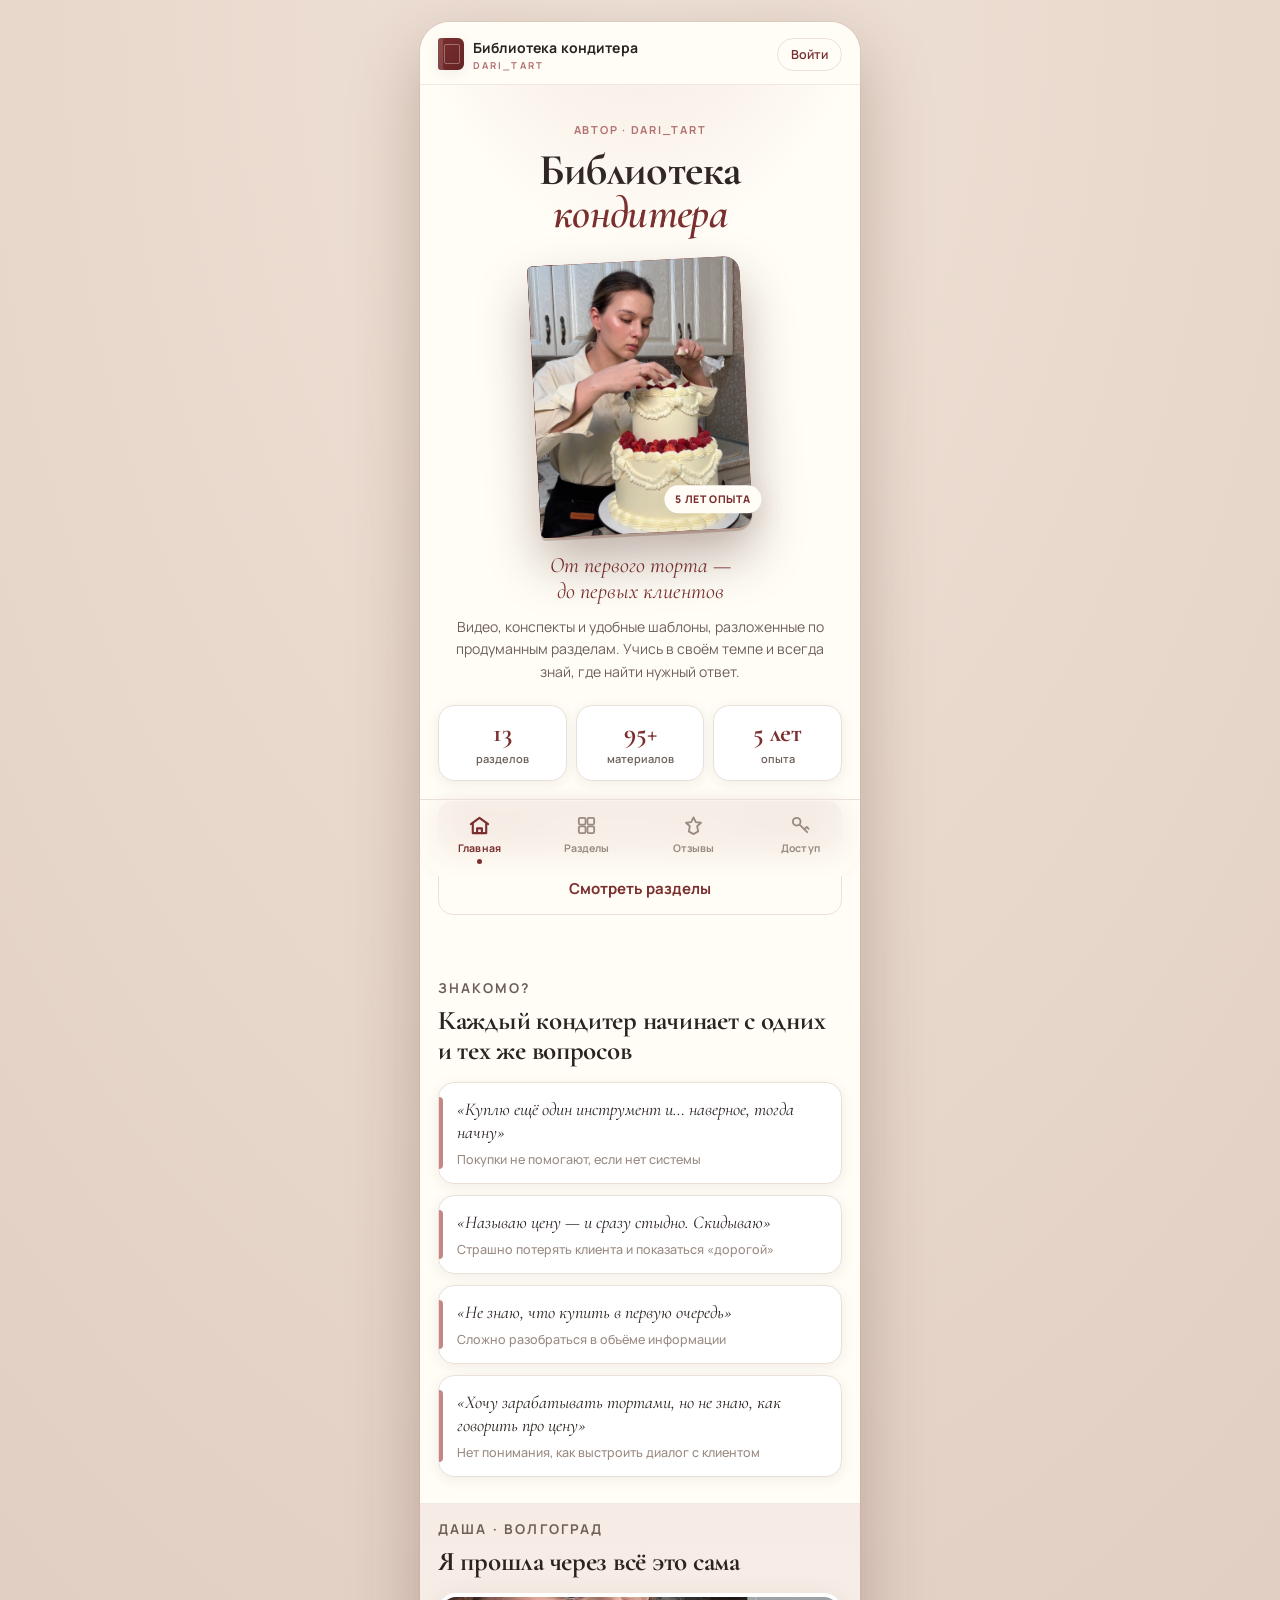
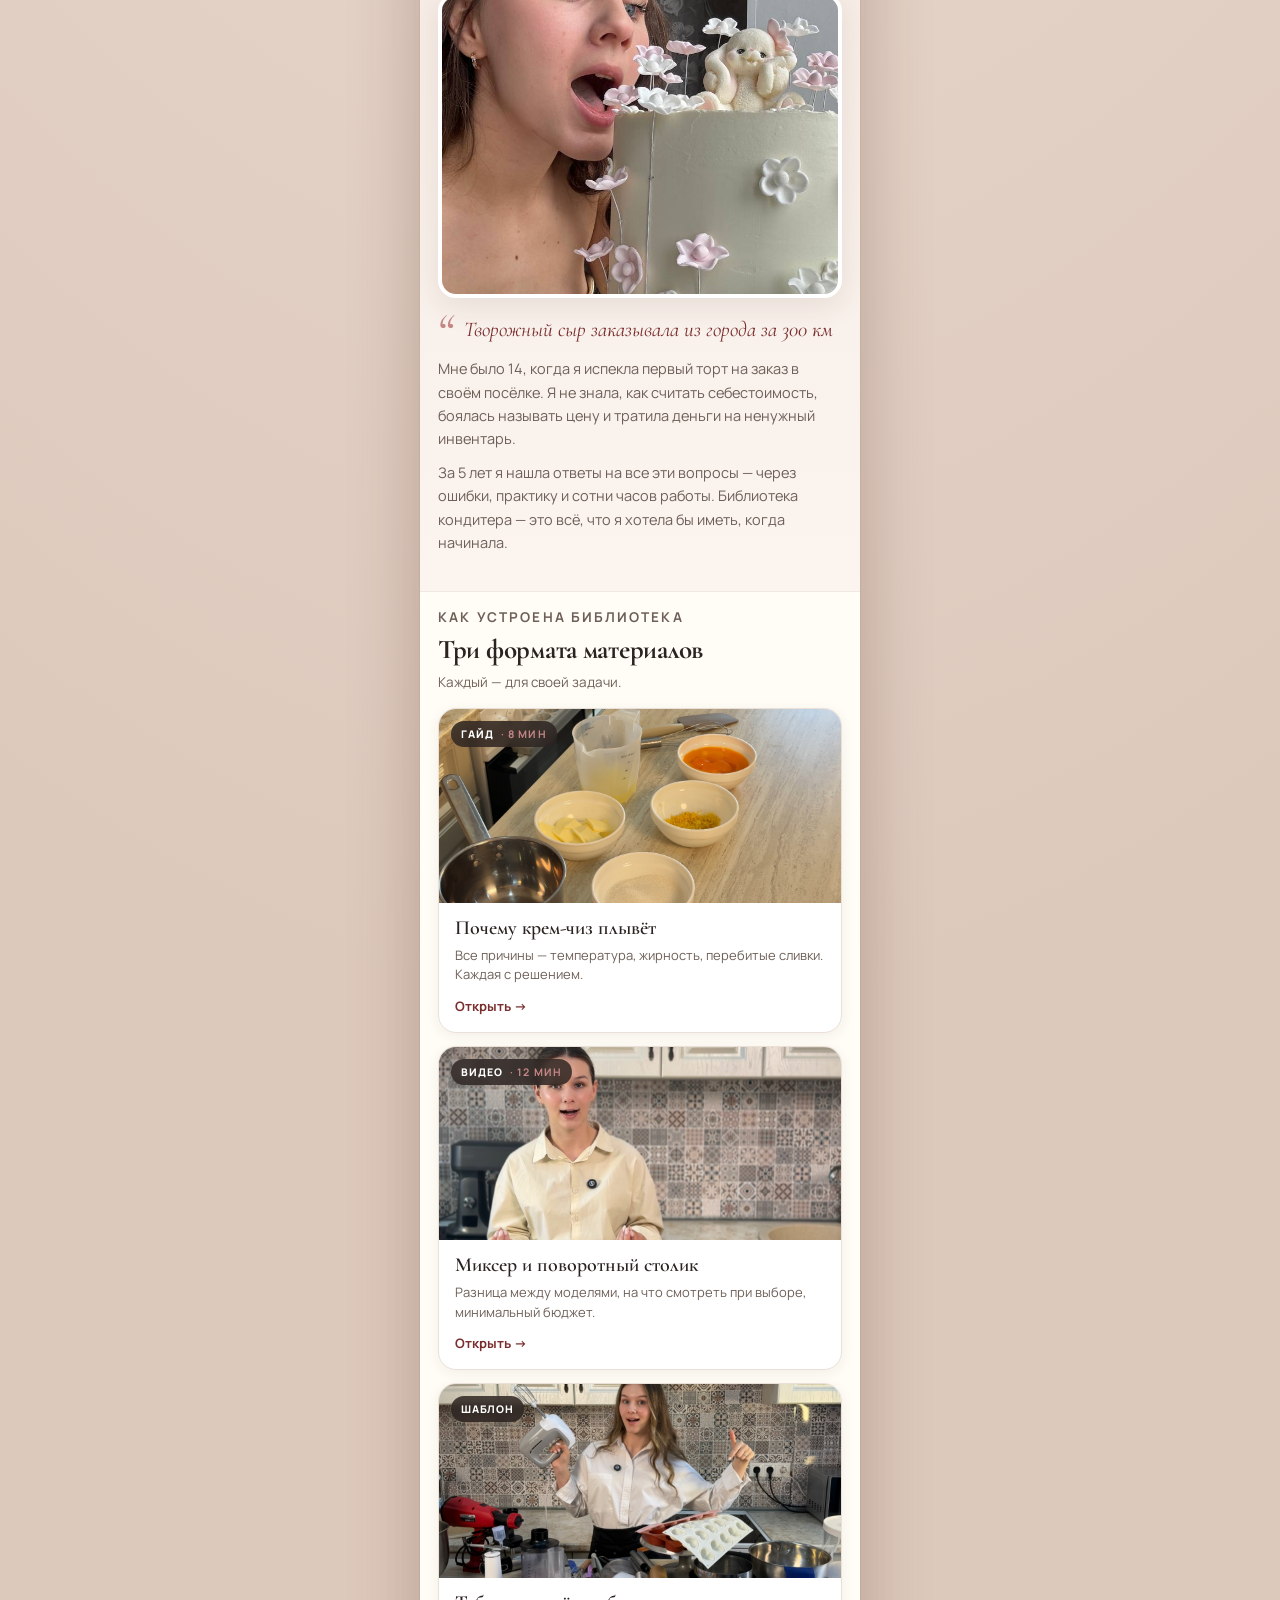
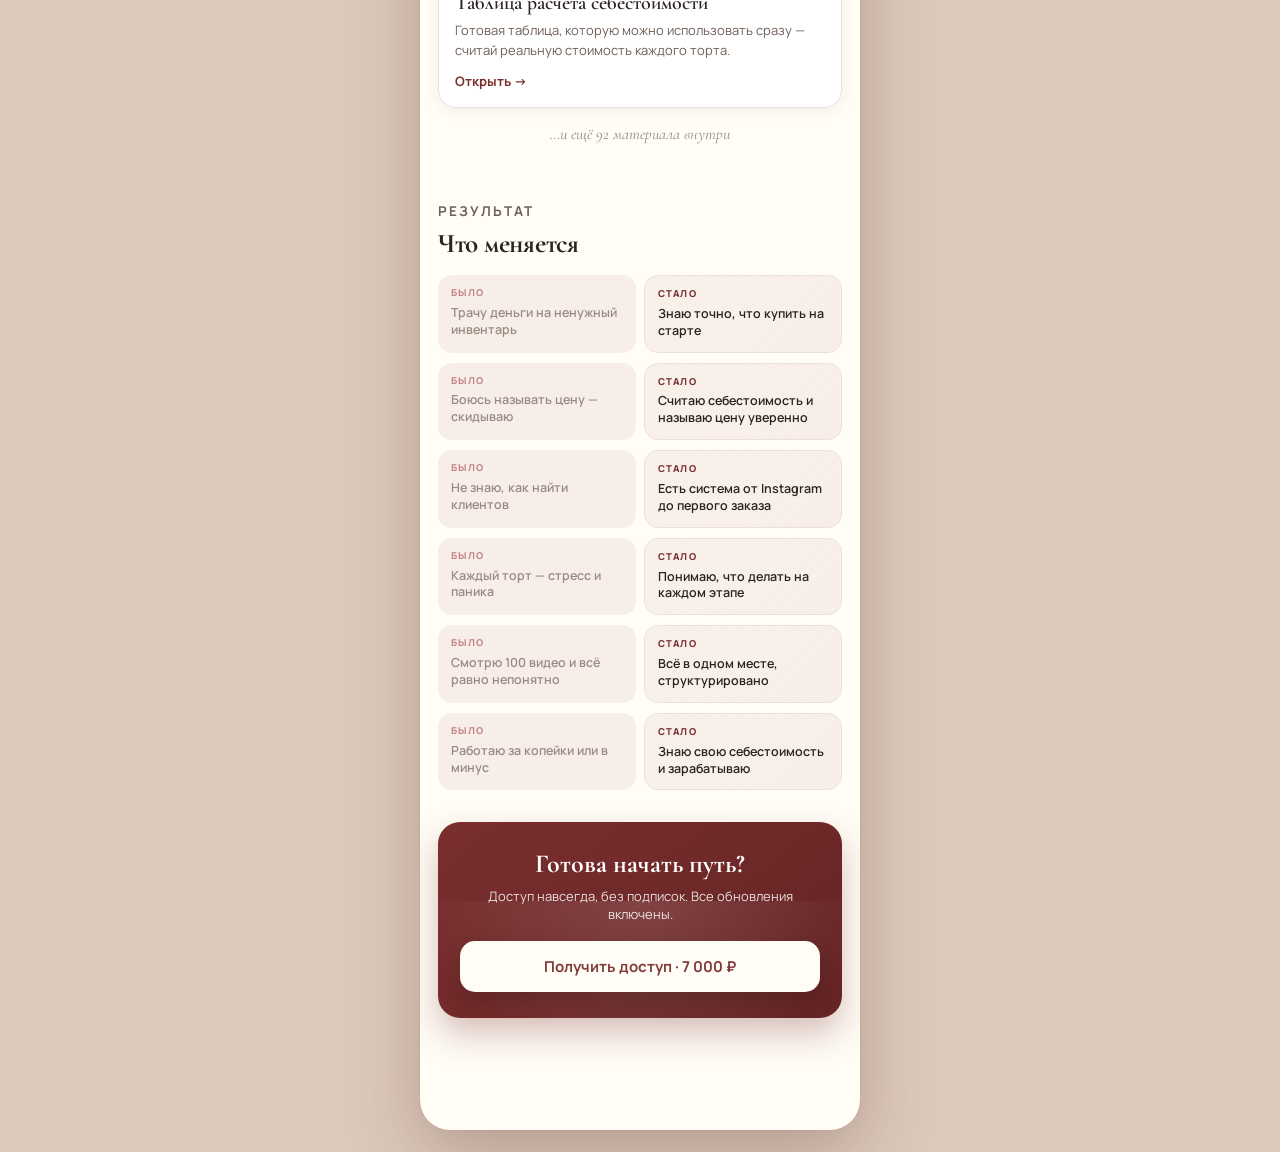
<file: app/index.html>
<!DOCTYPE html>
<html lang="ru">
<head>
<meta charset="utf-8">
<meta name="viewport" content="width=device-width, initial-scale=1, viewport-fit=cover">
<meta name="theme-color" content="#7A2E2E">
<meta name="apple-mobile-web-app-capable" content="yes">
<meta name="apple-mobile-web-app-status-bar-style" content="black-translucent">
<meta name="apple-mobile-web-app-title" content="Библиотека кондитера">
<meta name="description" content="Библиотека кондитера — образовательная платформа для начинающих кондитеров. От первого торта до первых клиентов.">
<title>Библиотека кондитера</title>
<link rel="icon" href="data:image/svg+xml,%3Csvg xmlns='http://www.w3.org/2000/svg' viewBox='0 0 32 32'%3E%3Crect x='6' y='3' width='20' height='26' rx='3' fill='%237A2E2E'/%3E%3Crect x='9' y='3' width='3' height='26' fill='%23652424'/%3E%3Crect x='15' y='10' width='7' height='1.6' rx='.8' fill='%23FFFDF6'/%3E%3Crect x='15' y='14' width='7' height='1.6' rx='.8' fill='%23FFFDF6'/%3E%3C/svg%3E">
<link rel="apple-touch-icon" href="data:image/svg+xml,%3Csvg xmlns='http://www.w3.org/2000/svg' viewBox='0 0 32 32'%3E%3Crect width='32' height='32' fill='%23FFFDF6'/%3E%3Crect x='6' y='3' width='20' height='26' rx='3' fill='%237A2E2E'/%3E%3Crect x='9' y='3' width='3' height='26' fill='%23652424'/%3E%3C/svg%3E">
<link rel="preconnect" href="https://fonts.googleapis.com">
<link rel="preconnect" href="https://fonts.gstatic.com" crossorigin>
<link href="https://fonts.googleapis.com/css2?family=Cormorant+Garamond:ital,wght@0,500;0,600;0,700;1,500;1,600&family=Manrope:wght@400;500;600;700;800&display=swap" rel="stylesheet">
<style>
:root{
  --paper:#FFFDF6; --card:#FFFFFF;
  --blush:#F6ECE5; --blush-deep:#EEDFD6;
  --wine:#7A2E2E; --wine-deep:#652424; --rose:#B37070; --rose-soft:#C58686;
  --ink:#2B2320; --muted:#6E6058; --faint:#9A8B82;
  --line:#EAE0D7; --line-soft:#F1E9E1;
  --ok:#5E7C54;
  --shadow:0 8px 30px rgba(74,38,28,.10);
  --shadow-sm:0 3px 14px rgba(74,38,28,.07);
  --nav-h:74px;
  --serif:"Cormorant Garamond",Georgia,serif;
  --sans:"Manrope",-apple-system,BlinkMacSystemFont,"Segoe UI",sans-serif;
}
*{box-sizing:border-box}
html,body{margin:0;padding:0}
body{
  font-family:var(--sans); color:var(--ink); background:#E9D9CE;
  -webkit-font-smoothing:antialiased; text-rendering:optimizeLegibility;
  background-image:radial-gradient(120% 60% at 50% 0%, #F0E2D7 0%, #E4D2C6 60%, #DDC9BC 100%);
  min-height:100vh;
}
a{color:inherit;text-decoration:none}
img{max-width:100%;display:block}
button{font-family:inherit;cursor:pointer;border:0;background:none;color:inherit}

/* ---------- App shell ---------- */
.app{
  max-width:440px; margin:0 auto; min-height:100vh; position:relative;
  background:var(--paper); overflow:hidden;
  box-shadow:0 0 0 1px rgba(122,46,46,.05), 0 24px 70px rgba(74,38,28,.28);
}
@media(min-width:441px){ .app{ margin:22px auto; min-height:calc(100vh - 44px); border-radius:30px } }

/* ---------- Top bar ---------- */
.bar{
  position:sticky; top:0; z-index:40;
  display:flex; align-items:center; justify-content:space-between;
  padding:14px 18px 12px; padding-top:calc(14px + env(safe-area-inset-top));
  background:rgba(255,253,246,.86); backdrop-filter:blur(14px) saturate(1.2);
  border-bottom:1px solid var(--line-soft);
}
.brand{display:flex;align-items:center;gap:9px}
.brand .mark{
  width:26px;height:32px;border-radius:3px 6px 6px 3px;flex:none;
  background:linear-gradient(135deg,var(--wine),var(--wine-deep));
  box-shadow:inset 5px 0 0 rgba(255,255,255,.14), var(--shadow-sm); position:relative;
}
.brand .mark::after{content:"";position:absolute;left:6px;top:6px;right:4px;bottom:6px;border:1px solid rgba(255,255,255,.32);border-radius:2px}
.brand b{font-weight:700;font-size:14px;letter-spacing:.01em}
.brand span{display:block;font-size:9.5px;letter-spacing:.22em;color:var(--rose);font-weight:700;text-transform:uppercase;margin-top:1px}
.bar .signin{font-size:12.5px;font-weight:600;color:var(--wine);padding:7px 13px;border:1px solid var(--line);border-radius:999px;background:var(--paper)}

/* ---------- Views / scroll ---------- */
.screen{padding-bottom:calc(var(--nav-h) + env(safe-area-inset-bottom) + 12px)}
.view{display:none;animation:viewIn .34s ease both}
.view.active{display:block}
@keyframes viewIn{from{opacity:0;transform:translateY(8px)}to{opacity:1;transform:none}}

.sec{padding:26px 18px}
.sec + .sec{padding-top:8px}
.pad{padding-left:18px;padding-right:18px}

.eyebrow{font-size:11px;font-weight:700;letter-spacing:.16em;text-transform:uppercase;color:var(--rose)}
.h-lead{font-family:var(--serif);font-weight:700;line-height:1.08;letter-spacing:-.01em;color:var(--ink)}
.body{font-size:14.5px;line-height:1.62;color:var(--muted)}
.tag{display:inline-flex;align-items:center;gap:5px;font-size:11px;font-weight:700;letter-spacing:.05em;color:var(--wine);background:var(--blush);border:1px solid var(--blush-deep);padding:5px 10px;border-radius:999px;text-transform:uppercase}

/* buttons */
.btn{display:inline-flex;align-items:center;justify-content:center;gap:8px;width:100%;
  font-weight:700;font-size:15px;padding:15px 18px;border-radius:15px;transition:transform .12s ease, box-shadow .2s ease, background .2s ease}
.btn:active{transform:scale(.975)}
.btn-primary{background:linear-gradient(135deg,var(--wine),var(--wine-deep));color:#fff;box-shadow:0 10px 24px rgba(122,46,46,.32)}
.btn-ghost{background:var(--paper);color:var(--wine);border:1.5px solid var(--blush-deep)}
.btn-row{display:flex;flex-direction:column;gap:10px;margin-top:20px}

/* ---------- HERO ---------- */
.hero{position:relative;padding:26px 18px 30px;text-align:center;overflow:hidden}
.hero::before{content:"";position:absolute;inset:-30% -20% auto -20%;height:70%;
  background:radial-gradient(60% 100% at 50% 0%, rgba(197,134,134,.28), rgba(197,134,134,0) 70%);pointer-events:none}
.hero .eyebrow{position:relative}
.hero h1{font-family:var(--serif);font-weight:700;font-size:44px;line-height:.98;letter-spacing:-.015em;margin:12px 0 0;color:var(--ink)}
.hero h1 i{font-style:italic;color:var(--wine);display:block;font-weight:600}
.book{position:relative;width:212px;margin:26px auto 6px;aspect-ratio:212/272;
  border-radius:5px 16px 16px 5px;box-shadow:0 26px 50px rgba(74,38,28,.34), 0 3px 0 #d9cabe;
  transform:rotate(-3deg);animation:float 6s ease-in-out infinite;background:var(--wine)}
.book__cover{width:100%;height:100%;object-fit:cover;border-radius:inherit;filter:saturate(1.02)}
.book__spine{position:absolute;left:0;top:0;bottom:0;width:26px;border-radius:5px 0 0 5px;
  background:linear-gradient(90deg,var(--wine-deep),var(--wine));display:flex;align-items:center;justify-content:center;
  box-shadow:inset -3px 0 6px rgba(0,0,0,.25)}
.book__spine span{writing-mode:vertical-rl;transform:rotate(180deg);font-size:8.5px;font-weight:700;letter-spacing:.24em;color:rgba(255,255,255,.9);text-transform:uppercase;white-space:nowrap}
.book__badge{position:absolute;right:-10px;bottom:16px;background:var(--paper);color:var(--wine);
  font-size:10.5px;font-weight:800;letter-spacing:.06em;padding:7px 11px;border-radius:999px;box-shadow:var(--shadow);transform:rotate(3deg);text-transform:uppercase}
@keyframes float{0%,100%{transform:rotate(-3deg) translateY(0)}50%{transform:rotate(-3deg) translateY(-9px)}}
.hero .tagline{font-family:var(--serif);font-style:italic;font-size:22px;color:var(--wine);margin:20px 0 0;line-height:1.15}
.hero .intro{font-size:14px;line-height:1.6;color:var(--muted);margin:12px 4px 0}

/* stats */
.stats{display:flex;gap:9px;margin-top:22px}
.stat{flex:1;background:var(--card);border:1px solid var(--line);border-radius:16px;padding:14px 8px;box-shadow:var(--shadow-sm)}
.stat b{display:block;font-family:var(--serif);font-weight:700;font-size:26px;color:var(--wine);line-height:1}
.stat small{display:block;font-size:11px;color:var(--muted);margin-top:5px;font-weight:600}

/* section heading block */
.head{margin-bottom:16px}
.head h2{font-family:var(--serif);font-weight:700;font-size:27px;line-height:1.1;margin:8px 0 0;letter-spacing:-.01em}
.head p{font-size:13.5px;color:var(--muted);margin:7px 0 0;line-height:1.5}

/* pain cards */
.pains{display:flex;flex-direction:column;gap:11px}
.pain{background:var(--card);border:1px solid var(--line);border-radius:16px;padding:15px 16px;box-shadow:var(--shadow-sm);position:relative;padding-left:18px}
.pain::before{content:"";position:absolute;left:0;top:14px;bottom:14px;width:4px;border-radius:0 4px 4px 0;background:var(--rose-soft)}
.pain q{display:block;font-family:var(--serif);font-style:italic;font-size:18px;line-height:1.28;color:var(--ink);quotes:"«" "»"}
.pain small{display:block;font-size:12.5px;color:var(--faint);margin-top:7px;font-weight:500}

/* story */
.story{background:linear-gradient(180deg,var(--blush),#FBF4EF);border-top:1px solid var(--line-soft);border-bottom:1px solid var(--line-soft)}
.story .photo{border-radius:18px;overflow:hidden;box-shadow:var(--shadow);margin:4px 0 18px;border:4px solid #fff}
.story .photo img{width:100%;aspect-ratio:16/12;object-fit:cover}
.pull{font-family:var(--serif);font-style:italic;font-size:21px;line-height:1.3;color:var(--wine);position:relative;padding-left:26px;margin:0 0 14px}
.pull::before{content:"“";position:absolute;left:-2px;top:-10px;font-size:52px;color:var(--rose-soft);font-family:var(--serif);line-height:1}
.story .body p{margin:0 0 10px}

/* format cards */
.formats{display:flex;flex-direction:column;gap:13px}
.fmt{background:var(--card);border:1px solid var(--line);border-radius:18px;overflow:hidden;box-shadow:var(--shadow-sm)}
.fmt .img{position:relative;aspect-ratio:357/172;overflow:hidden;background:var(--blush)}
.fmt .img img{width:100%;height:100%;object-fit:cover}
.fmt .kind{position:absolute;left:12px;top:12px;display:inline-flex;gap:7px;align-items:center;background:rgba(43,35,32,.82);color:#fff;font-size:10.5px;font-weight:800;letter-spacing:.1em;padding:6px 10px;border-radius:999px;text-transform:uppercase;backdrop-filter:blur(4px)}
.fmt .kind i{font-style:normal;color:var(--rose-soft);font-weight:700}
.fmt .txt{padding:14px 16px 16px}
.fmt .txt h3{font-family:var(--serif);font-weight:600;font-size:20px;margin:0;line-height:1.15}
.fmt .txt p{font-size:13px;color:var(--muted);margin:6px 0 0;line-height:1.5}
.fmt .open{display:inline-flex;align-items:center;gap:6px;margin-top:12px;font-size:13px;font-weight:700;color:var(--wine)}
.more-note{text-align:center;font-family:var(--serif);font-style:italic;font-size:16px;color:var(--faint);margin-top:16px}

/* before after */
.ba{display:flex;flex-direction:column;gap:10px}
.ba-row{display:grid;grid-template-columns:1fr 1fr;gap:8px}
.ba-cell{border-radius:14px;padding:12px 13px;font-size:12.5px;line-height:1.35;font-weight:600}
.ba-before{background:#F7EEE9;color:var(--faint)}
.ba-after{background:linear-gradient(135deg,rgba(122,46,46,.06),rgba(197,134,134,.12));color:var(--ink);border:1px solid var(--blush-deep)}
.ba-cell .lbl{display:block;font-size:9.5px;font-weight:800;letter-spacing:.12em;text-transform:uppercase;margin-bottom:5px}
.ba-before .lbl{color:var(--rose-soft)}
.ba-after .lbl{color:var(--wine)}

/* cta banner */
.cta-band{margin:6px 18px 0;background:linear-gradient(140deg,var(--wine),var(--wine-deep));border-radius:22px;padding:26px 22px;text-align:center;color:#fff;box-shadow:0 16px 34px rgba(122,46,46,.30);position:relative;overflow:hidden}
.cta-band::after{content:"";position:absolute;inset:auto -30% -60% -30%;height:120%;background:radial-gradient(50% 100% at 50% 0,rgba(255,255,255,.12),transparent 70%)}
.cta-band h3{font-family:var(--serif);font-weight:700;font-size:26px;margin:0;position:relative}
.cta-band p{font-size:13px;opacity:.85;margin:8px 0 0;position:relative}
.cta-band .btn{margin-top:18px;background:var(--paper);color:var(--wine);position:relative;box-shadow:0 8px 20px rgba(0,0,0,.18)}

/* ---------- Catalog ---------- */
.view-head{padding:24px 18px 6px}
.view-head .eyebrow{color:var(--rose)}
.view-head h1{font-family:var(--serif);font-weight:700;font-size:34px;margin:8px 0 0;letter-spacing:-.01em}
.view-head p{font-size:13.5px;color:var(--muted);margin:7px 0 0;line-height:1.5}
.libstats{display:flex;gap:7px;flex-wrap:wrap;margin:16px 18px 4px}
.libstats span{font-size:12px;font-weight:600;color:var(--wine);background:var(--blush);border:1px solid var(--blush-deep);padding:6px 11px;border-radius:999px}
.chapters{display:flex;flex-direction:column;gap:10px;padding:16px 18px 4px}
.ch{display:flex;gap:13px;align-items:flex-start;background:var(--card);border:1px solid var(--line);border-radius:16px;padding:14px 15px;box-shadow:var(--shadow-sm);transition:transform .12s ease,box-shadow .2s ease}
.ch:active{transform:scale(.99)}
.ch .num{flex:none;width:40px;height:40px;border-radius:12px;background:var(--blush);color:var(--wine);font-family:var(--serif);font-weight:700;font-size:20px;display:flex;align-items:center;justify-content:center;border:1px solid var(--blush-deep)}
.ch .ci{flex:1;min-width:0}
.ch .ci h3{font-family:var(--serif);font-weight:600;font-size:19px;margin:0;line-height:1.12}
.ch .ci p{font-size:12.5px;color:var(--muted);margin:4px 0 0;line-height:1.45}
.ch .meta{display:flex;align-items:center;gap:8px;margin-top:8px}
.ch .themes{font-size:11px;font-weight:700;color:var(--wine);background:rgba(122,46,46,.07);padding:4px 9px;border-radius:999px}
.ch .wip{font-size:10px;font-weight:800;letter-spacing:.08em;color:var(--rose);text-transform:uppercase}
.ch .chev{flex:none;color:var(--faint);margin-top:4px}

.soon-h{padding:22px 18px 4px}
.soon-h h2{font-family:var(--serif);font-weight:700;font-size:23px;margin:0}
.soon-h p{font-size:13px;color:var(--muted);margin:6px 0 0}
.soon{display:flex;flex-direction:column;gap:9px;padding:12px 18px 4px}
.soon-item{display:flex;align-items:center;gap:12px;background:var(--card);border:1px dashed var(--blush-deep);border-radius:14px;padding:13px 14px}
.soon-item .dot{flex:none;width:9px;height:9px;border-radius:50%;background:var(--rose-soft);box-shadow:0 0 0 4px rgba(197,134,134,.18)}
.soon-item .si{flex:1}
.soon-item .si b{display:block;font-size:14px;font-weight:600;color:var(--ink)}
.soon-item .si small{font-size:11.5px;color:var(--faint)}
.soon-item .when{font-size:10.5px;font-weight:800;letter-spacing:.06em;color:var(--rose);text-transform:uppercase;text-align:right;flex:none}

/* ---------- Reviews ---------- */
.reviews{display:flex;flex-direction:column;gap:13px;padding:16px 18px 4px}
.rev{background:var(--card);border:1px solid var(--line);border-radius:18px;padding:18px 17px;box-shadow:var(--shadow-sm);position:relative}
.rev .q{content:"“";font-family:var(--serif);font-size:44px;color:var(--blush-deep);line-height:.6;height:22px}
.rev blockquote{font-family:var(--serif);font-style:italic;font-size:18px;line-height:1.35;color:var(--ink);margin:6px 0 14px}
.rev .who{display:flex;align-items:center;gap:11px}
.rev .av{flex:none;width:38px;height:38px;border-radius:50%;background:linear-gradient(135deg,var(--rose),var(--wine));color:#fff;font-weight:700;font-size:16px;display:flex;align-items:center;justify-content:center}
.rev .who b{font-size:14px;font-weight:700;display:block}
.rev .who small{font-size:11.5px;color:var(--faint)}
.rev .result{margin-top:13px;display:inline-flex;align-items:center;gap:7px;font-size:12px;font-weight:700;color:var(--ok);background:rgba(94,124,84,.09);padding:8px 12px;border-radius:999px}
.free-note{margin:18px 18px 0;text-align:center;background:var(--blush);border:1px solid var(--blush-deep);border-radius:16px;padding:16px;font-family:var(--serif);font-style:italic;font-size:16px;color:var(--wine)}

/* ---------- Access ---------- */
.price{margin:16px 18px 0;background:var(--card);border:1px solid var(--line);border-radius:22px;box-shadow:var(--shadow);overflow:hidden}
.price .top{background:linear-gradient(140deg,var(--wine),var(--wine-deep));color:#fff;padding:20px 20px 18px}
.price .top .k{font-size:10.5px;font-weight:800;letter-spacing:.14em;opacity:.8;text-transform:uppercase}
.price .top h3{font-family:var(--serif);font-weight:700;font-size:25px;margin:6px 0 0}
.price .list{padding:16px 18px 4px}
.price li{display:flex;gap:11px;align-items:flex-start;padding:9px 0;font-size:13.5px;line-height:1.4;color:var(--ink);list-style:none}
.price ul{margin:0;padding:0}
.price .ck{flex:none;width:20px;height:20px;border-radius:50%;background:rgba(94,124,84,.14);color:var(--ok);display:flex;align-items:center;justify-content:center;margin-top:1px}
.price .total{display:flex;align-items:baseline;justify-content:space-between;padding:14px 20px;border-top:1px solid var(--line);margin-top:8px}
.price .total .k{font-size:11px;font-weight:800;letter-spacing:.12em;color:var(--faint)}
.price .total b{font-family:var(--serif);font-weight:700;font-size:34px;color:var(--wine)}
.price .foot{padding:0 20px 20px}
.price .foot .btn{margin-top:2px}
.price .foot small{display:block;text-align:center;font-size:11.5px;color:var(--faint);margin-top:11px}

.faq{padding:24px 18px 8px}
.faq h2{font-family:var(--serif);font-weight:700;font-size:26px;margin:0 0 14px}
.qa{background:var(--card);border:1px solid var(--line);border-radius:14px;margin-bottom:9px;overflow:hidden}
.qa summary{list-style:none;display:flex;align-items:center;gap:12px;padding:15px 16px;font-weight:600;font-size:14px;color:var(--ink)}
.qa summary::-webkit-details-marker{display:none}
.qa summary .n{font-family:var(--serif);font-weight:700;color:var(--rose);font-size:16px;flex:none}
.qa summary .plus{margin-left:auto;flex:none;color:var(--wine);transition:transform .25s ease;font-size:20px;line-height:1}
.qa[open] summary .plus{transform:rotate(45deg)}
.qa .ans{padding:0 16px 16px 42px;font-size:13.5px;line-height:1.55;color:var(--muted)}

.foot{background:linear-gradient(180deg,#FBF4EF,var(--blush));border-top:1px solid var(--line-soft);padding:26px 20px;margin-top:14px}
.foot .brand2{display:flex;align-items:center;gap:9px;margin-bottom:10px}
.foot .brand2 .mark{width:22px;height:27px;border-radius:3px 5px 5px 3px;background:linear-gradient(135deg,var(--wine),var(--wine-deep))}
.foot .brand2 b{font-family:var(--serif);font-size:19px;font-weight:700}
.foot p{font-size:12.5px;color:var(--muted);line-height:1.55;margin:0 0 16px}
.foot .cols{display:flex;gap:14px;flex-wrap:wrap}
.foot .col{flex:1;min-width:96px}
.foot .col h4{font-size:10px;letter-spacing:.12em;text-transform:uppercase;color:var(--faint);margin:0 0 8px;font-weight:800}
.foot .col a{display:block;font-size:12.5px;color:var(--ink);padding:3px 0;font-weight:500}
.foot .legal{margin-top:18px;padding-top:14px;border-top:1px solid var(--blush-deep);font-size:11px;color:var(--faint);line-height:1.5}

/* ---------- Bottom nav ---------- */
.nav{position:fixed;bottom:0;left:50%;transform:translateX(-50%);width:100%;max-width:440px;z-index:50;
  display:flex;justify-content:space-around;
  background:rgba(255,253,246,.92);backdrop-filter:blur(16px) saturate(1.3);
  border-top:1px solid var(--line);padding:8px 6px calc(8px + env(safe-area-inset-bottom));}
@media(min-width:441px){.nav{bottom:22px;border-radius:0 0 30px 30px}}
.tab{flex:1;display:flex;flex-direction:column;align-items:center;gap:4px;padding:6px 2px;color:var(--faint);border-radius:12px;transition:color .2s ease}
.tab svg{width:23px;height:23px;stroke-width:1.9}
.tab span{font-size:10.5px;font-weight:700;letter-spacing:.01em}
.tab.active{color:var(--wine)}
.tab.active svg{stroke-width:2.2}
.tab .ind{width:5px;height:5px;border-radius:50%;background:var(--wine);opacity:0;transition:opacity .2s}
.tab.active .ind{opacity:1}

/* reveal */
.reveal{opacity:0;transform:translateY(14px);transition:opacity .6s ease, transform .6s ease}
.reveal.in{opacity:1;transform:none}

/* toast */
.toast{position:fixed;left:50%;bottom:calc(var(--nav-h) + 20px);transform:translate(-50%,20px);z-index:80;
  background:var(--ink);color:#fff;font-size:13px;font-weight:600;padding:12px 18px;border-radius:999px;box-shadow:0 10px 30px rgba(0,0,0,.3);
  opacity:0;pointer-events:none;transition:opacity .3s ease, transform .3s ease;max-width:88%}
.toast.show{opacity:1;transform:translate(-50%,0)}

@media(prefers-reduced-motion:reduce){
  *{animation:none!important;transition:none!important}
  .reveal{opacity:1;transform:none}
}
:focus-visible{outline:2.5px solid var(--wine);outline-offset:2px;border-radius:6px}
</style>
</head>
<body>
<div class="app">

  <!-- Top bar -->
  <header class="bar">
    <div class="brand">
      <div class="mark"></div>
      <div><b>Библиотека кондитера</b><span>DARI_TART</span></div>
    </div>
    <button class="signin" data-toast="Демо · вход не подключён">Войти</button>
  </header>

  <main class="screen">

    <!-- ============ HOME ============ -->
    <section class="view active" id="home">

      <div class="hero">
        <p class="eyebrow">Автор · Dari_tart</p>
        <h1>Библиотека<i>кондитера</i></h1>
        <div class="book">
          <div class="book__spine"><span>Библиотека кондитера</span></div>
          <img class="book__cover" src="uploads/pasted-1784360189137-0.png" alt="Автор украшает торт">
          <span class="book__badge">5 лет опыта</span>
        </div>
        <p class="tagline">От первого торта —<br>до первых клиентов</p>
        <p class="intro">Видео, конспекты и удобные шаблоны, разложенные по продуманным разделам. Учись в своём темпе и всегда знай, где найти нужный ответ.</p>
        <div class="stats">
          <div class="stat"><b>13</b><small>разделов</small></div>
          <div class="stat"><b>95+</b><small>материалов</small></div>
          <div class="stat"><b>5 лет</b><small>опыта</small></div>
        </div>
        <div class="btn-row">
          <button class="btn btn-primary" data-goto="access">Получить доступ · 7 000 ₽</button>
          <button class="btn btn-ghost" data-goto="catalog">Смотреть разделы</button>
        </div>
      </div>

      <!-- Pains -->
      <div class="sec reveal">
        <div class="head">
          <p class="eyebrow">Знакомо?</p>
          <h2>Каждый кондитер начинает с одних и тех же вопросов</h2>
        </div>
        <div class="pains">
          <div class="pain"><q>Куплю ещё один инструмент и… наверное, тогда начну</q><small>Покупки не помогают, если нет системы</small></div>
          <div class="pain"><q>Называю цену — и сразу стыдно. Скидываю</q><small>Страшно потерять клиента и показаться «дорогой»</small></div>
          <div class="pain"><q>Не знаю, что купить в первую очередь</q><small>Сложно разобраться в объёме информации</small></div>
          <div class="pain"><q>Хочу зарабатывать тортами, но не знаю, как говорить про цену</q><small>Нет понимания, как выстроить диалог с клиентом</small></div>
        </div>
      </div>

      <!-- Story -->
      <div class="sec story reveal">
        <div class="head">
          <p class="eyebrow">Даша · Волгоград</p>
          <h2>Я прошла через всё это сама</h2>
        </div>
        <div class="photo"><img src="assets/dasha-cover.png" alt="Даша украшает торт"></div>
        <p class="pull">Творожный сыр заказывала из города за 300 км</p>
        <div class="body">
          <p>Мне было 14, когда я испекла первый торт на заказ в своём посёлке. Я не знала, как считать себестоимость, боялась называть цену и тратила деньги на ненужный инвентарь.</p>
          <p>За 5 лет я нашла ответы на все эти вопросы — через ошибки, практику и сотни часов работы. Библиотека кондитера — это всё, что я хотела бы иметь, когда начинала.</p>
        </div>
      </div>

      <!-- Formats -->
      <div class="sec reveal">
        <div class="head">
          <p class="eyebrow">Как устроена библиотека</p>
          <h2>Три формата материалов</h2>
          <p>Каждый — для своей задачи.</p>
        </div>
        <div class="formats">
          <div class="fmt">
            <div class="img"><span class="kind">Гайд <i>· 8 мин</i></span><img src="assets/blk5-guide.png" alt="Гайд"></div>
            <div class="txt"><h3>Почему крем-чиз плывёт</h3><p>Все причины — температура, жирность, перебитые сливки. Каждая с решением.</p><span class="open">Открыть →</span></div>
          </div>
          <div class="fmt">
            <div class="img"><span class="kind">Видео <i>· 12 мин</i></span><img src="assets/blk5-video.png" alt="Видео"></div>
            <div class="txt"><h3>Миксер и поворотный столик</h3><p>Разница между моделями, на что смотреть при выборе, минимальный бюджет.</p><span class="open">Открыть →</span></div>
          </div>
          <div class="fmt">
            <div class="img"><span class="kind">Шаблон</span><img src="assets/blk5-tpl.png" alt="Шаблон"></div>
            <div class="txt"><h3>Таблица расчёта себестоимости</h3><p>Готовая таблица, которую можно использовать сразу — считай реальную стоимость каждого торта.</p><span class="open">Открыть →</span></div>
          </div>
        </div>
        <p class="more-note">…и ещё 92 материала внутри</p>
      </div>

      <!-- Before / After -->
      <div class="sec reveal">
        <div class="head">
          <p class="eyebrow">Результат</p>
          <h2>Что меняется</h2>
        </div>
        <div class="ba">
          <div class="ba-row"><div class="ba-cell ba-before"><span class="lbl">Было</span>Трачу деньги на ненужный инвентарь</div><div class="ba-cell ba-after"><span class="lbl">Стало</span>Знаю точно, что купить на старте</div></div>
          <div class="ba-row"><div class="ba-cell ba-before"><span class="lbl">Было</span>Боюсь называть цену — скидываю</div><div class="ba-cell ba-after"><span class="lbl">Стало</span>Считаю себестоимость и называю цену уверенно</div></div>
          <div class="ba-row"><div class="ba-cell ba-before"><span class="lbl">Было</span>Не знаю, как найти клиентов</div><div class="ba-cell ba-after"><span class="lbl">Стало</span>Есть система от Instagram до первого заказа</div></div>
          <div class="ba-row"><div class="ba-cell ba-before"><span class="lbl">Было</span>Каждый торт — стресс и паника</div><div class="ba-cell ba-after"><span class="lbl">Стало</span>Понимаю, что делать на каждом этапе</div></div>
          <div class="ba-row"><div class="ba-cell ba-before"><span class="lbl">Было</span>Смотрю 100 видео и всё равно непонятно</div><div class="ba-cell ba-after"><span class="lbl">Стало</span>Всё в одном месте, структурировано</div></div>
          <div class="ba-row"><div class="ba-cell ba-before"><span class="lbl">Было</span>Работаю за копейки или в минус</div><div class="ba-cell ba-after"><span class="lbl">Стало</span>Знаю свою себестоимость и зарабатываю</div></div>
        </div>
      </div>

      <div class="cta-band reveal">
        <h3>Готова начать путь?</h3>
        <p>Доступ навсегда, без подписок. Все обновления включены.</p>
        <button class="btn" data-goto="access">Получить доступ · 7 000 ₽</button>
      </div>
      <div style="height:26px"></div>
    </section>

    <!-- ============ CATALOG ============ -->
    <section class="view" id="catalog">
      <div class="view-head">
        <p class="eyebrow">Путь от первого торта до клиентов</p>
        <h1>Все разделы</h1>
        <p>Выбери раздел и изучай в своём темпе.</p>
      </div>
      <div class="libstats"><span>95 материалов</span><span>26 видео</span><span>14 шаблонов</span><span>13 разделов</span></div>
      <div class="chapters" id="chapters"></div>

      <div class="soon-h">
        <h2>Скоро в библиотеке</h2>
        <p>Уже работаем над этими материалами.</p>
      </div>
      <div class="soon">
        <div class="soon-item"><span class="dot"></span><div class="si"><b>Шоколадный ганаш: пять базовых пропорций</b><small>Гайд</small></div><span class="when">Август<br>2026</span></div>
        <div class="soon-item"><span class="dot"></span><div class="si"><b>Как фотографировать торты на телефон</b><small>Видео</small></div><span class="when">Август<br>2026</span></div>
        <div class="soon-item"><span class="dot"></span><div class="si"><b>Шаблон договора с клиентом</b><small>Шаблон</small></div><span class="when">Сентябрь<br>2026</span></div>
      </div>
      <div style="height:26px"></div>
    </section>

    <!-- ============ REVIEWS ============ -->
    <section class="view" id="reviews">
      <div class="view-head">
        <p class="eyebrow">Отзывы</p>
        <h1>Что говорят те, кто уже внутри</h1>
        <p>Реальные истории начинающих кондитеров.</p>
      </div>
      <div class="reviews">
        <div class="rev">
          <div class="q">“</div>
          <blockquote>Полгода смотрела ролики на YouTube и ничего не понимала. Здесь за неделю разобралась с себестоимостью и взяла первый заказ.</blockquote>
          <div class="who"><span class="av">А</span><div><b>Аня</b><small>24 года · Москва</small></div></div>
          <span class="result">↑ Первый заказ через 10 дней</span>
        </div>
        <div class="rev">
          <div class="q">“</div>
          <blockquote>Даже не ожидала, что будет так понятно и структурировано. Перечитываю разделы по несколько раз — каждый раз нахожу что-то новое.</blockquote>
          <div class="who"><span class="av">М</span><div><b>Маша</b><small>19 лет · Екатеринбург</small></div></div>
          <span class="result">↑ Подняла ценник в 2 раза — клиенты не ушли</span>
        </div>
        <div class="rev">
          <div class="q">“</div>
          <blockquote>Раздел про инвентарь сэкономил мне кучу денег — я уже хотела купить кучу ненужного. Теперь знаю точно, что брать в первую очередь.</blockquote>
          <div class="who"><span class="av">О</span><div><b>Оля</b><small>31 год · Краснодар</small></div></div>
          <span class="result">↑ Сэкономила 8 000 ₽ на старте</span>
        </div>
      </div>
      <div class="free-note">Библиотека живая — всё новое входит в твой доступ бесплатно.</div>
      <div style="height:26px"></div>
    </section>

    <!-- ============ ACCESS ============ -->
    <section class="view" id="access">
      <div class="view-head">
        <p class="eyebrow">Доступ навсегда</p>
        <h1>Получи доступ<br>к библиотеке</h1>
      </div>

      <div class="price">
        <div class="top"><div class="k">Чек · доступ навсегда</div><h3>Библиотека кондитера</h3></div>
        <div class="list">
          <ul>
            <li><span class="ck">✓</span>95 материалов: гайды, видео, шаблоны и чеклисты</li>
            <li><span class="ck">✓</span>13 разделов — от старта до Instagram</li>
            <li><span class="ck">✓</span>Поиск по всей библиотеке</li>
            <li><span class="ck">✓</span>Личный кабинет с закладками и заметками</li>
            <li><span class="ck">✓</span>Путь кондитера с чекпоинтами</li>
            <li><span class="ck">✓</span>Все новые материалы — бесплатно навсегда</li>
          </ul>
        </div>
        <div class="total"><span class="k">ИТОГО</span><b>7 000 ₽</b></div>
        <div class="foot">
          <button class="btn btn-primary" data-toast="Демо · оплата через ЮКассу не подключена">Получить доступ</button>
          <small>Оплата через ЮКассу · доступ сразу · без подписок</small>
        </div>
      </div>

      <div class="faq">
        <h2>Частые вопросы</h2>
        <details class="qa"><summary><span class="n">01</span>Доступ действительно навсегда?<span class="plus">+</span></summary><div class="ans">Да. Один раз оплатила — пользуешься всегда. Никаких подписок и повторных платежей.</div></details>
        <details class="qa"><summary><span class="n">02</span>Подойдёт, если я совсем новичок?<span class="plus">+</span></summary><div class="ans">Именно для тебя. Библиотека начинается с раздела «Старт» — там всё с нуля, без лишних слов.</div></details>
        <details class="qa"><summary><span class="n">03</span>Когда получу доступ после оплаты?<span class="plus">+</span></summary><div class="ans">Сразу. После оплаты на твой email придёт письмо с кодом входа — это займёт меньше минуты.</div></details>
        <details class="qa"><summary><span class="n">04</span>Будут ли добавляться новые материалы?<span class="plus">+</span></summary><div class="ans">Да, библиотека живая — новые гайды и видео добавляются регулярно. Все обновления включены в твой доступ бесплатно.</div></details>
        <details class="qa"><summary><span class="n">05</span>Есть ли возврат, если не понравится?<span class="plus">+</span></summary><div class="ans">Напиши в Instagram @dari_tart — разберёмся.</div></details>
        <details class="qa"><summary><span class="n">06</span>Чем это отличается от курсов?<span class="plus">+</span></summary><div class="ans">Курс — это поток с дедлайнами и домашками. Библиотека — инструмент, к которому возвращаешься, когда нужно. Изучаешь в своём темпе и открываешь нужный раздел в любой момент.</div></details>
      </div>

      <footer class="foot">
        <div class="brand2"><div class="mark"></div><b>Библиотека кондитера</b></div>
        <p>Образовательная платформа для начинающих кондитеров. Всё, что нужно — собрано в одном месте.</p>
        <div class="cols">
          <div class="col"><h4>Разделы</h4><a data-goto="home">Что внутри</a><a data-goto="reviews">Отзывы</a><a data-goto="access">Вопросы</a></div>
          <div class="col"><h4>Документы</h4><a data-toast="Демо-документ">Политика конфиденциальности</a><a data-toast="Демо-документ">Договор оферты</a></div>
        </div>
        <div class="legal">ИП / Самозанятый [имя] · ИНН [номер]<br>© 2026 Библиотека кондитера</div>
      </footer>
    </section>

  </main>

  <!-- Bottom nav -->
  <nav class="nav">
    <button class="tab active" data-view="home"><svg viewBox="0 0 24 24" fill="none" stroke="currentColor" stroke-linecap="round" stroke-linejoin="round"><path d="M3 10.5 12 4l9 6.5"/><path d="M5 9.5V20h14V9.5"/><path d="M9.5 20v-5h5v5"/></svg><span>Главная</span><span class="ind"></span></button>
    <button class="tab" data-view="catalog"><svg viewBox="0 0 24 24" fill="none" stroke="currentColor" stroke-linecap="round" stroke-linejoin="round"><rect x="4" y="4" width="7" height="7" rx="1.5"/><rect x="13" y="4" width="7" height="7" rx="1.5"/><rect x="4" y="13" width="7" height="7" rx="1.5"/><rect x="13" y="13" width="7" height="7" rx="1.5"/></svg><span>Разделы</span><span class="ind"></span></button>
    <button class="tab" data-view="reviews"><svg viewBox="0 0 24 24" fill="none" stroke="currentColor" stroke-linecap="round" stroke-linejoin="round"><path d="M12 3.5l2.4 5 5.4.6-4 3.7 1.1 5.3L12 21l-4.9-2.9 1.1-5.3-4-3.7 5.4-.6z"/></svg><span>Отзывы</span><span class="ind"></span></button>
    <button class="tab" data-view="access"><svg viewBox="0 0 24 24" fill="none" stroke="currentColor" stroke-linecap="round" stroke-linejoin="round"><circle cx="8" cy="8" r="4"/><path d="M11 11l8 8"/><path d="M16 16l2-2"/><path d="M18.5 13.5l2 2"/></svg><span>Доступ</span><span class="ind"></span></button>
  </nav>

  <div class="toast" id="toast"></div>
</div>

<script>
(function(){
  // ---- Catalog data ----
  var chapters = [
    ["01","Старт","С чего начать путь кондитера: настрой, цели и первые шаги.","5 тем",false],
    ["02","Инвентарь","Какая техника и формы нужны на старте, а с чем можно подождать.","6 тем",false],
    ["03","Ингредиенты","Базовые продукты кондитера: как выбирать и чем заменять.","5 тем",false],
    ["04","Бисквиты и коржи","Основы бисквитов и коржей: от классики до устойчивых рецептов.","5 тем",false],
    ["05","Кремы","Кремы для прослойки и выравнивания: текстуры, баланс, стабильность.","5 тем",false],
    ["06","Начинки","Конфи, кули, ганаши и другие начинки для вкуса и структуры.","5 тем",false],
    ["07","Сборка и выравнивание","Как собрать торт ровно и аккуратно — шаг за шагом.","5 тем",false],
    ["08","Декор","Аккуратное оформление: подтёки, ягоды, шоколад и простые акценты.","5 тем",false],
    ["09","Готовые торты","Собранные рецепты тортов от начала до подачи.","5 тем",false],
    ["10","Хранение, упаковка и доставка","Как сохранить торт свежим и довезти его целым.","5 тем",false],
    ["11","Ценообразование","Как считать себестоимость и назначать честную цену.","5 тем",false],
    ["12","Работа с клиентами","Общение, заказы и отзывы: как выстраивать доверие.","5 тем",false],
    ["13","Шаблоны для Сториз","Готовые макеты для витрины профиля — раздел в работе.","1 тема",true]
  ];
  var chev='<svg class="chev" width="18" height="18" viewBox="0 0 24 24" fill="none" stroke="currentColor" stroke-width="2" stroke-linecap="round" stroke-linejoin="round"><path d="M9 6l6 6-6 6"/></svg>';
  var html='';
  chapters.forEach(function(c){
    html+='<div class="ch"><div class="num">'+c[0]+'</div><div class="ci"><h3>'+c[1]+'</h3><p>'+c[2]+'</p>'+
      '<div class="meta"><span class="themes">'+c[3]+'</span>'+(c[4]?'<span class="wip">В работе</span>':'')+'</div></div>'+chev+'</div>';
  });
  document.getElementById('chapters').innerHTML=html;

  // ---- Tab switching ----
  var views=document.querySelectorAll('.view');
  var tabs=document.querySelectorAll('.tab');
  function show(id){
    var found=false;
    views.forEach(function(v){var a=v.id===id;v.classList.toggle('active',a);found=found||a;});
    if(!found) return;
    tabs.forEach(function(t){t.classList.toggle('active',t.getAttribute('data-view')===id);});
    window.scrollTo({top:0,behavior:'auto'});
    // re-arm reveals for the newly shown view
    requestAnimationFrame(armReveals);
  }
  tabs.forEach(function(t){t.addEventListener('click',function(){show(t.getAttribute('data-view'));});});
  document.querySelectorAll('[data-goto]').forEach(function(b){b.addEventListener('click',function(){show(b.getAttribute('data-goto'));});});

  // ---- Toast ----
  var toast=document.getElementById('toast'), tt;
  document.querySelectorAll('[data-toast]').forEach(function(b){
    b.addEventListener('click',function(){
      toast.textContent=b.getAttribute('data-toast');
      toast.classList.add('show'); clearTimeout(tt);
      tt=setTimeout(function(){toast.classList.remove('show');},2200);
    });
  });

  // ---- Scroll reveal ----
  var io=null;
  if('IntersectionObserver' in window){
    io=new IntersectionObserver(function(entries){
      entries.forEach(function(e){ if(e.isIntersecting){ e.target.classList.add('in'); io.unobserve(e.target);} });
    },{threshold:.12, rootMargin:'0px 0px -8% 0px'});
  }
  function armReveals(){
    document.querySelectorAll('.view.active .reveal:not(.in)').forEach(function(el){
      if(io){io.observe(el);} else {el.classList.add('in');}
    });
  }
  armReveals();
})();
</script>
</body>
</html>
</file>
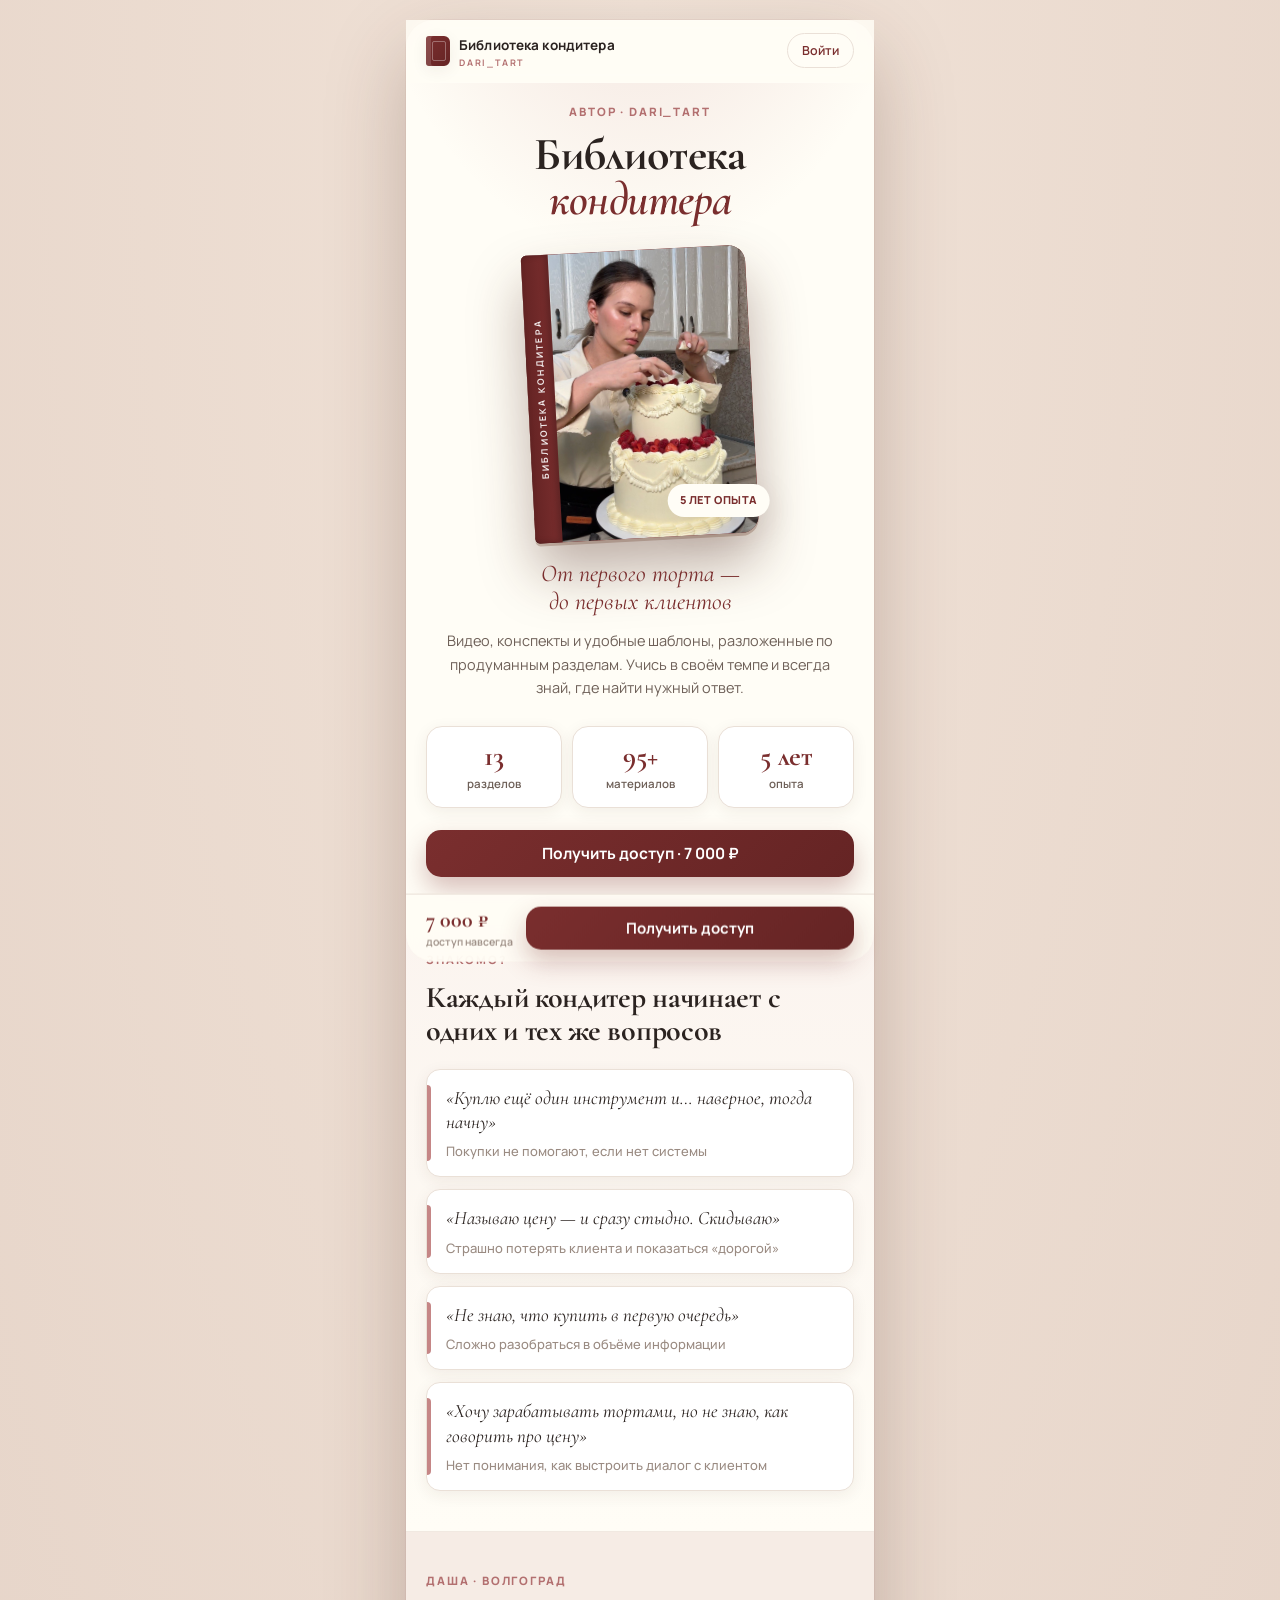
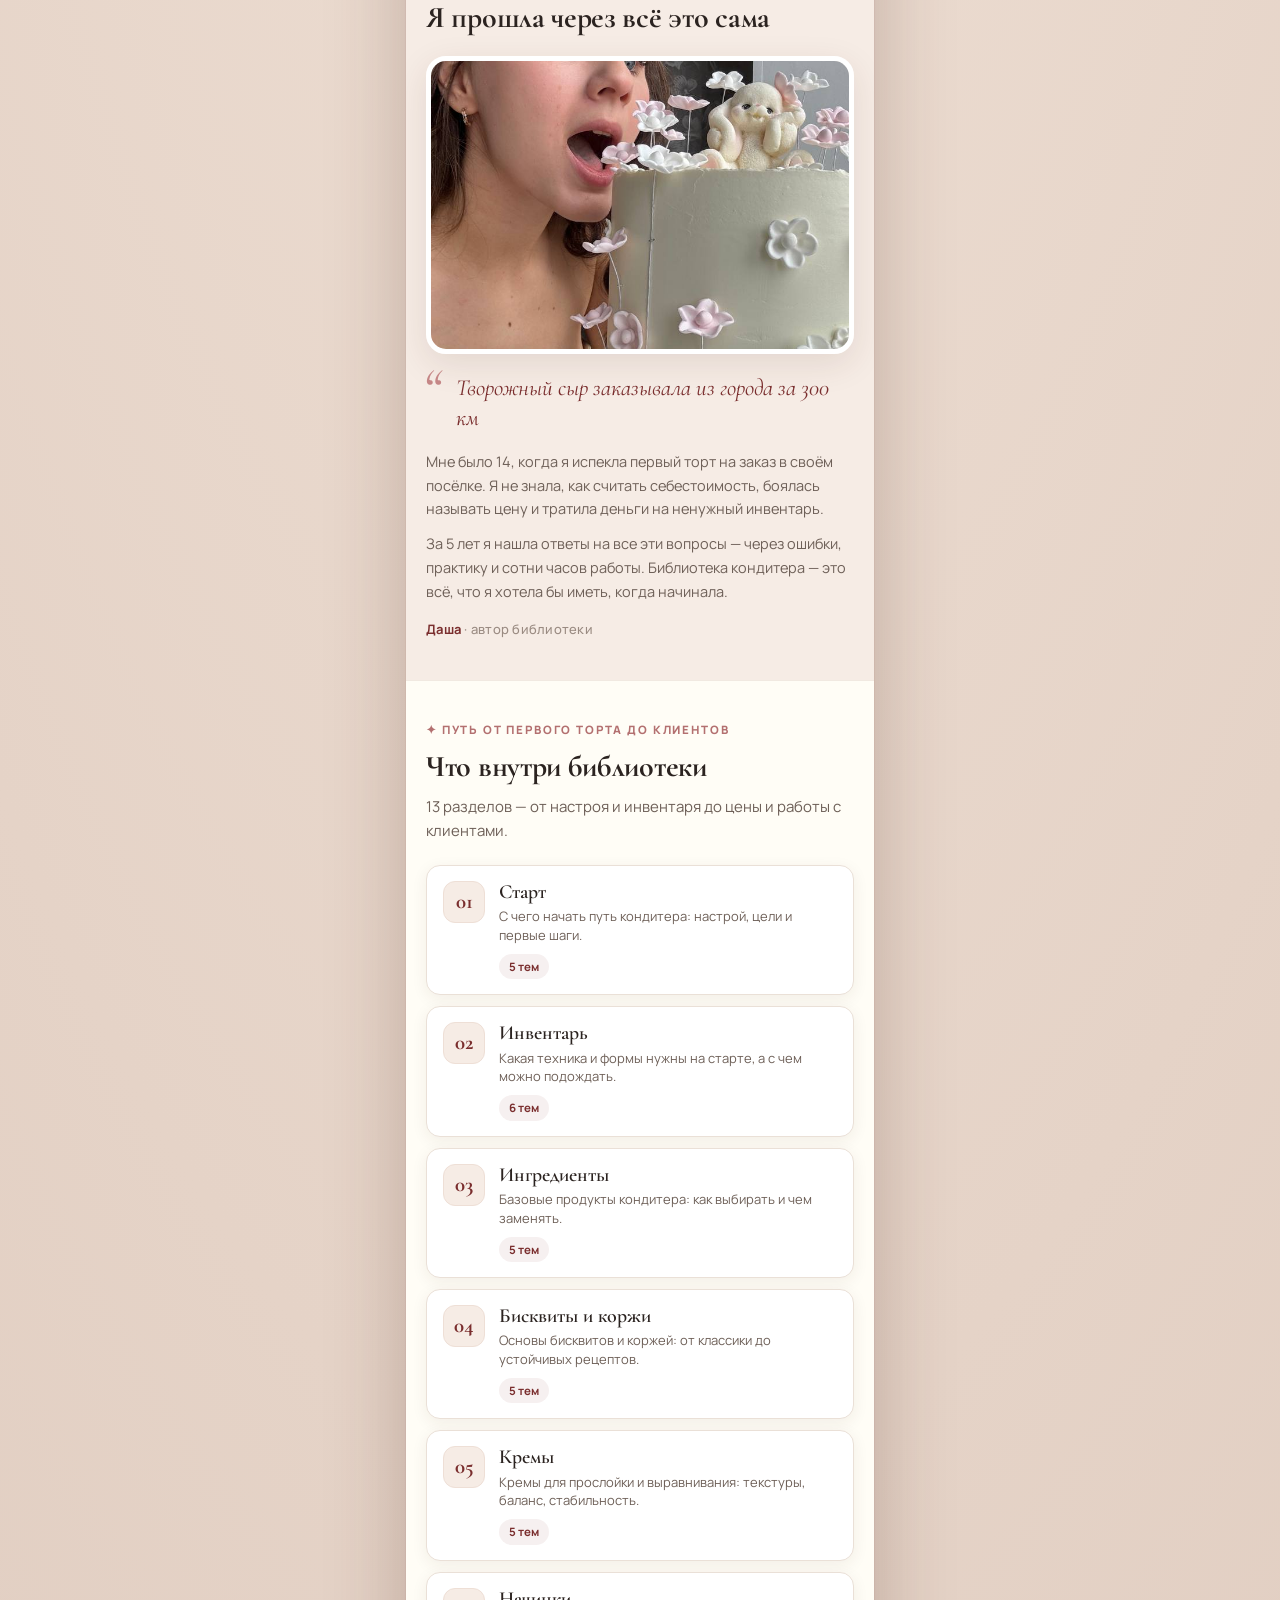
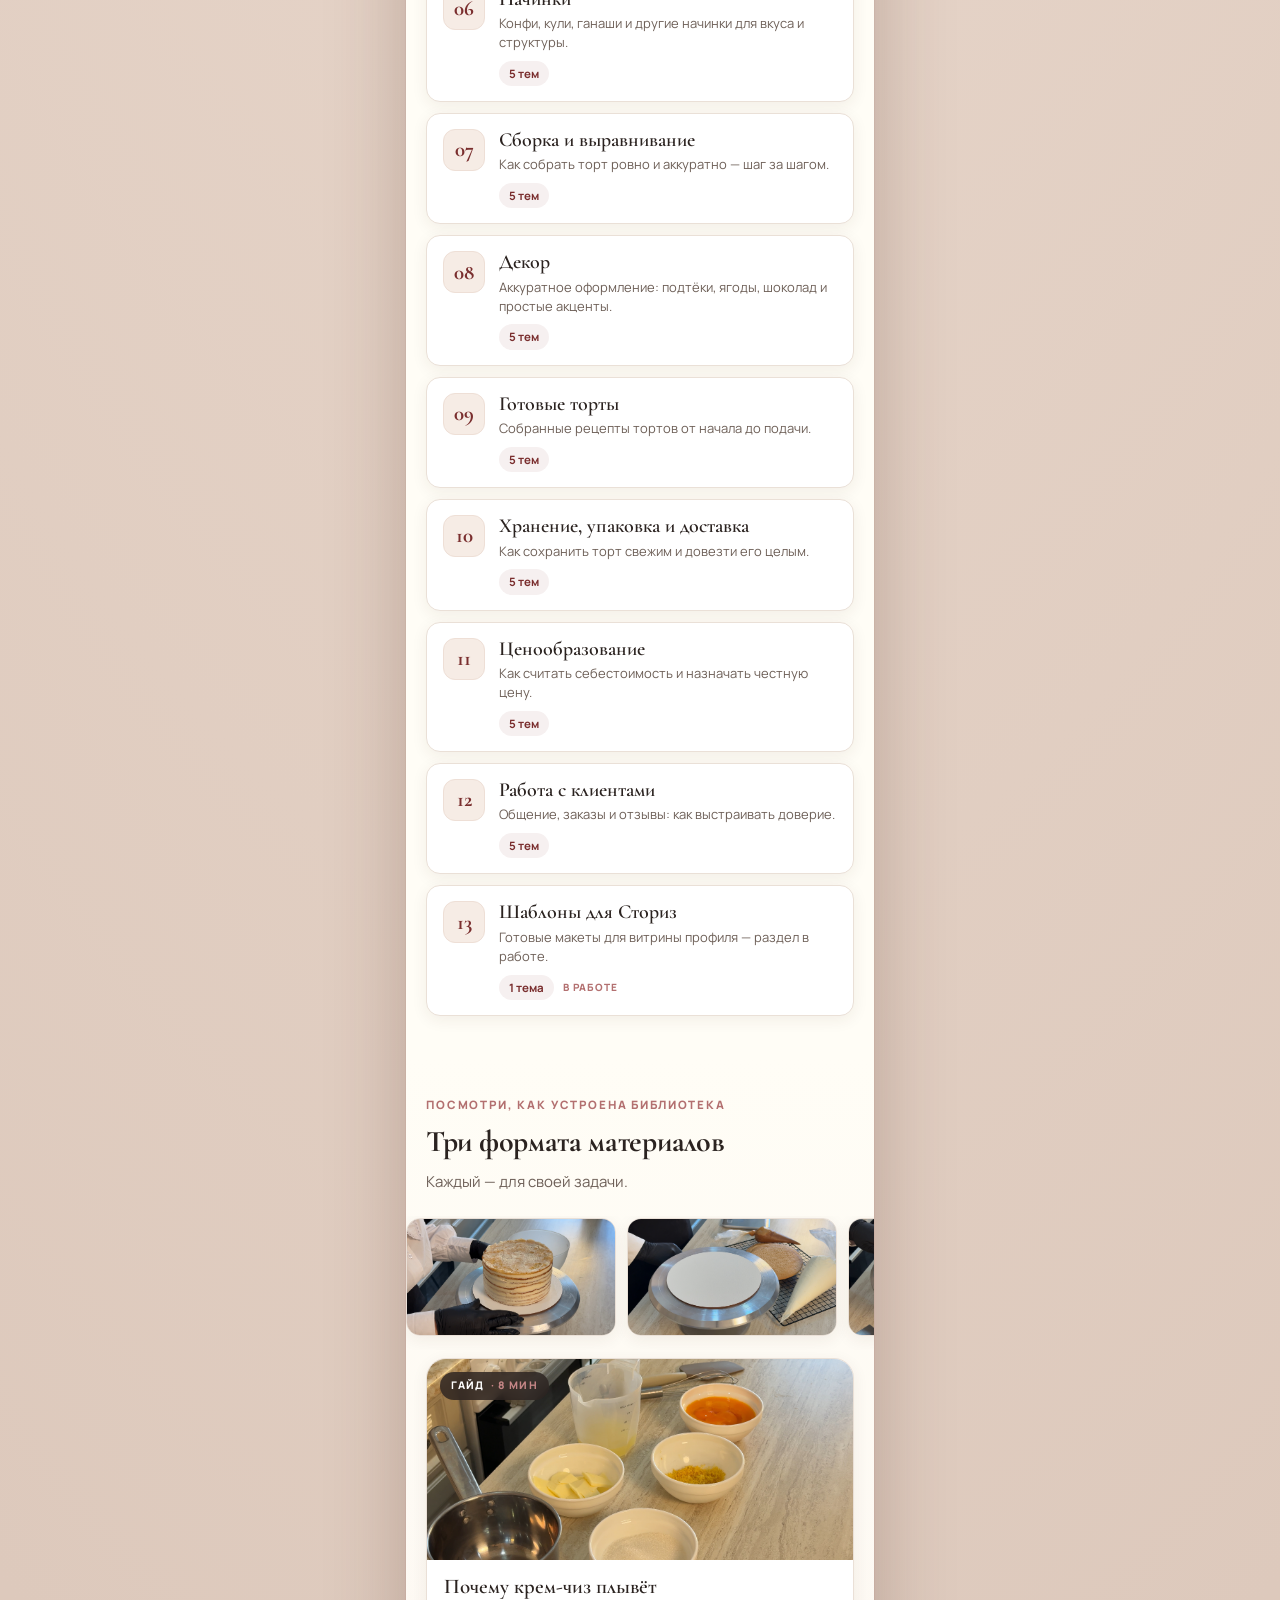
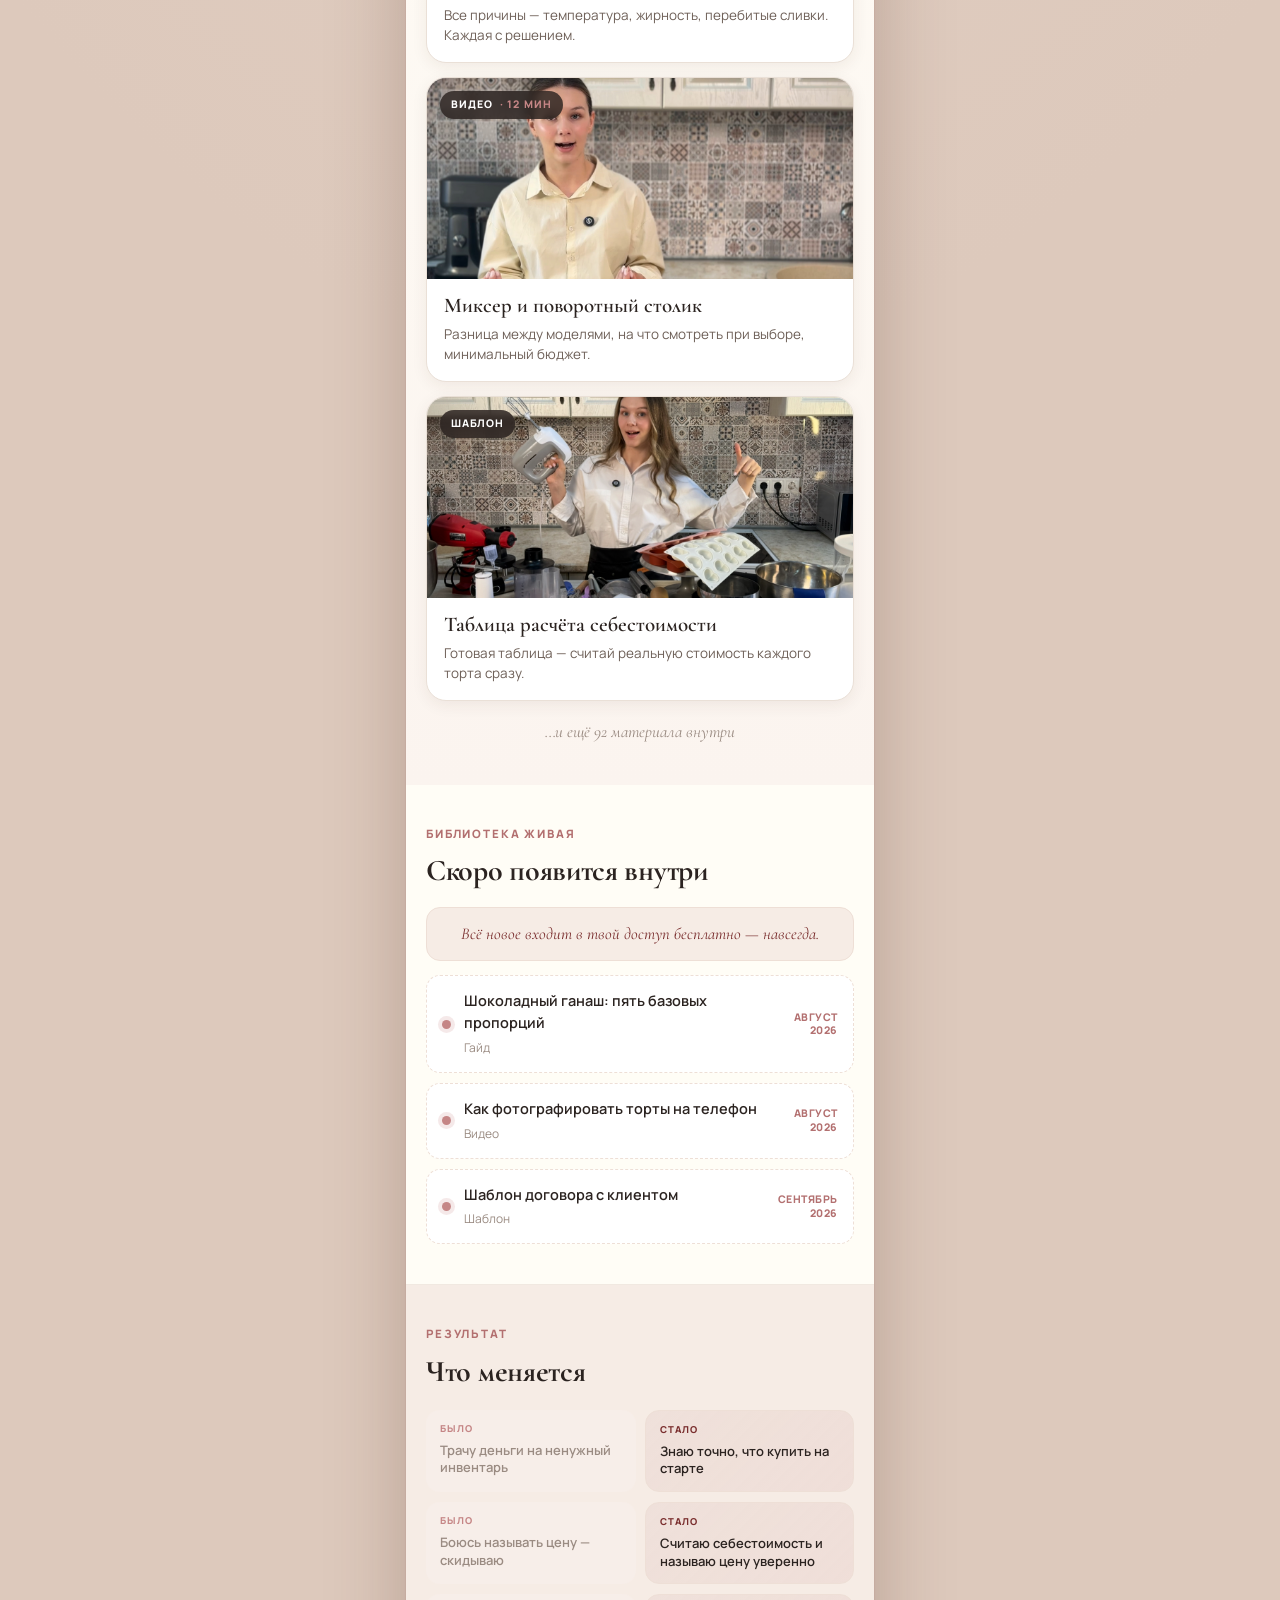
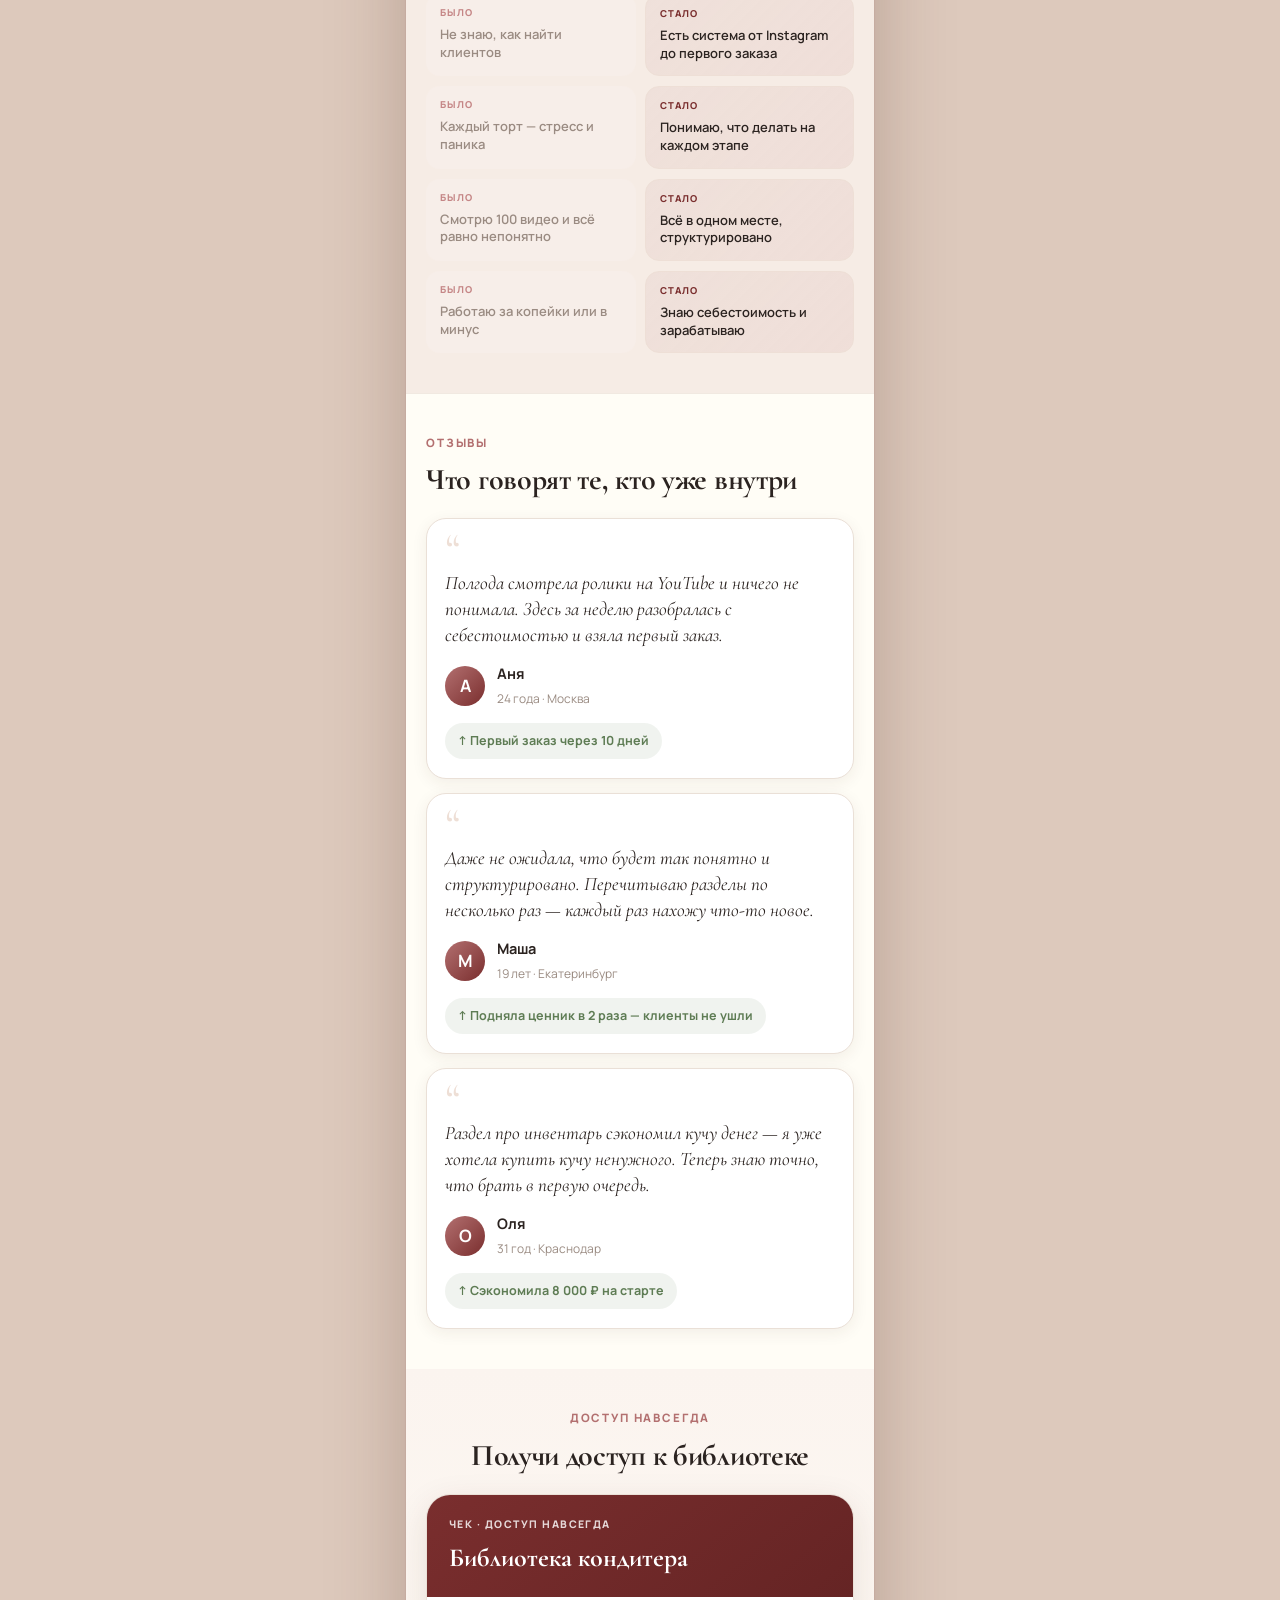
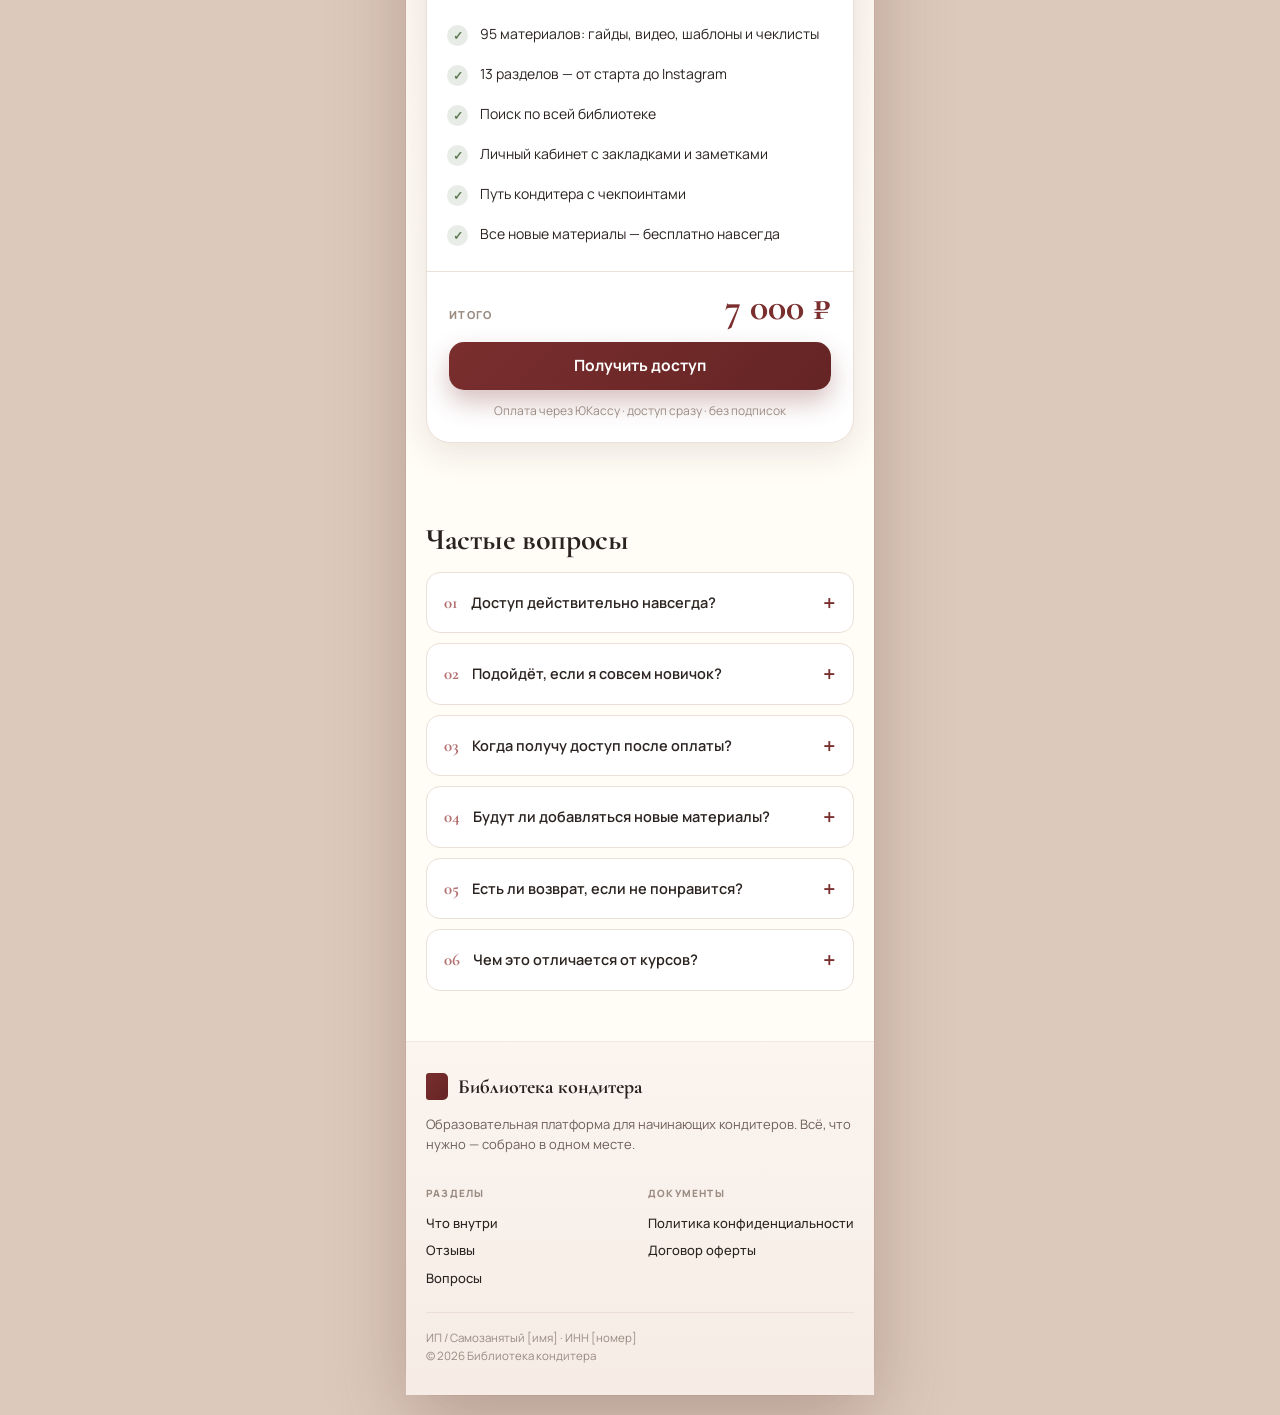
<file: landing/index.html>
<!DOCTYPE html>
<html lang="ru">
<head>
<meta charset="utf-8">
<meta name="viewport" content="width=device-width, initial-scale=1, viewport-fit=cover">
<meta name="theme-color" content="#FFFDF6">
<meta name="apple-mobile-web-app-capable" content="yes">
<meta name="apple-mobile-web-app-title" content="Библиотека кондитера">
<meta name="description" content="Библиотека кондитера — образовательная платформа для начинающих кондитеров. От первого торта до первых клиентов. 95 материалов, 13 разделов, доступ навсегда.">
<title>Библиотека кондитера</title>
<link rel="icon" href="data:image/svg+xml,%3Csvg xmlns='http://www.w3.org/2000/svg' viewBox='0 0 32 32'%3E%3Crect x='6' y='3' width='20' height='26' rx='3' fill='%237A2E2E'/%3E%3Crect x='9' y='3' width='3' height='26' fill='%23652424'/%3E%3Crect x='15' y='10' width='7' height='1.6' rx='.8' fill='%23FFFDF6'/%3E%3Crect x='15' y='14' width='7' height='1.6' rx='.8' fill='%23FFFDF6'/%3E%3C/svg%3E">
<link rel="preconnect" href="https://fonts.googleapis.com">
<link rel="preconnect" href="https://fonts.gstatic.com" crossorigin>
<link href="https://fonts.googleapis.com/css2?family=Cormorant+Garamond:ital,wght@0,500;0,600;0,700;1,500;1,600;1,700&family=Manrope:wght@400;500;600;700;800&display=swap" rel="stylesheet">
<style>
:root{
  --paper:#FFFDF6; --card:#FFFFFF;
  --blush:#F6ECE5; --blush-deep:#EEDFD6; --blush-hi:#FBF4EF;
  --wine:#7A2E2E; --wine-deep:#652424; --rose:#B37070; --rose-soft:#C58686;
  --ink:#2B2320; --muted:#6E6058; --faint:#9A8B82;
  --line:#EAE0D7; --line-soft:#F1E9E1; --ok:#5E7C54;
  --shadow:0 10px 34px rgba(74,38,28,.11);
  --shadow-sm:0 4px 16px rgba(74,38,28,.07);
  --r:20px; --r-sm:14px;
  --serif:"Cormorant Garamond",Georgia,serif;
  --sans:"Manrope",-apple-system,BlinkMacSystemFont,"Segoe UI",sans-serif;
  --pad:20px;
}
*{box-sizing:border-box}
html{-webkit-text-size-adjust:100%}
body{margin:0;font-family:var(--sans);color:var(--ink);background:#E9D9CE;
  background-image:radial-gradient(130% 55% at 50% 0%, #F1E3D8 0%, #E5D3C7 60%, #DDC9BC 100%);
  -webkit-font-smoothing:antialiased;text-rendering:optimizeLegibility;line-height:1.5}
a{color:inherit;text-decoration:none}
img{max-width:100%;display:block}
button{font-family:inherit;cursor:pointer;border:0;background:none;color:inherit}
h1,h2,h3,p{margin:0}

/* App column */
.wrap{max-width:468px;margin:0 auto;min-height:100vh;background:var(--paper);position:relative;overflow-x:clip;
  box-shadow:0 0 0 1px rgba(122,46,46,.05),0 30px 80px rgba(74,38,28,.26)}
@media(min-width:469px){.wrap{margin:20px auto;min-height:calc(100vh - 40px);border-radius:28px}}

/* Header */
.hdr{position:sticky;top:0;z-index:40;display:flex;align-items:center;justify-content:space-between;
  padding:12px var(--pad);padding-top:calc(12px + env(safe-area-inset-top));
  background:rgba(255,253,246,.82);backdrop-filter:blur(14px) saturate(1.3);border-bottom:1px solid transparent;transition:border-color .3s}
.hdr.stuck{border-bottom-color:var(--line-soft)}
.logo{display:flex;align-items:center;gap:9px}
.logo .bk{width:24px;height:30px;border-radius:3px 6px 6px 3px;flex:none;position:relative;
  background:linear-gradient(135deg,var(--wine),var(--wine-deep));box-shadow:inset 5px 0 0 rgba(255,255,255,.14),var(--shadow-sm)}
.logo .bk::after{content:"";position:absolute;left:6px;top:5px;right:4px;bottom:5px;border:1px solid rgba(255,255,255,.32);border-radius:2px}
.logo b{font-weight:700;font-size:13.5px;letter-spacing:.01em;line-height:1.1}
.logo span{display:block;font-size:9px;letter-spacing:.2em;color:var(--rose);font-weight:700;text-transform:uppercase}
.hdr .enter{font-size:12.5px;font-weight:600;color:var(--wine);padding:8px 14px;border:1px solid var(--line);border-radius:999px;background:var(--paper)}

/* Buttons */
.btn{display:inline-flex;align-items:center;justify-content:center;gap:8px;width:100%;font-weight:700;font-size:15.5px;
  padding:16px 20px;border-radius:15px;transition:transform .12s ease,box-shadow .25s ease,background .25s ease;line-height:1}
.btn:active{transform:scale(.975)}
.btn-primary{background:linear-gradient(135deg,var(--wine),var(--wine-deep));color:#fff;box-shadow:0 12px 26px rgba(122,46,46,.30)}
.btn-ghost{background:var(--paper);color:var(--wine);border:1.5px solid var(--blush-deep)}

/* Section scaffolding */
section{padding:40px var(--pad)}
.eyebrow{font-size:11.5px;font-weight:800;letter-spacing:.16em;text-transform:uppercase;color:var(--rose);margin-bottom:12px}
.title{font-family:var(--serif);font-weight:700;font-size:30px;line-height:1.1;letter-spacing:-.01em;color:var(--ink)}
.lede{font-size:15px;line-height:1.6;color:var(--muted);margin-top:12px}
.center{text-align:center}

/* HERO */
.hero{position:relative;padding:20px var(--pad) 34px;text-align:center;overflow:hidden}
.hero::before{content:"";position:absolute;inset:-32% -25% auto -25%;height:74%;
  background:radial-gradient(58% 100% at 50% 0%,rgba(197,134,134,.30),rgba(197,134,134,0) 72%);pointer-events:none}
.hero .eyebrow{position:relative}
.hero h1{font-family:var(--serif);font-weight:700;font-size:46px;line-height:.98;letter-spacing:-.015em;margin-top:10px;position:relative}
.hero h1 i{font-style:italic;color:var(--wine);display:block;font-weight:600}
.book{position:relative;width:224px;margin:28px auto 8px;aspect-ratio:224/288;border-radius:5px 17px 17px 5px;
  box-shadow:0 30px 54px rgba(74,38,28,.36),0 3px 0 #d9cabe;transform:rotate(-3deg);animation:float 6s ease-in-out infinite;background:var(--wine)}
.book img{width:100%;height:100%;object-fit:cover;border-radius:inherit}
.book .spine{position:absolute;left:0;top:0;bottom:0;width:27px;border-radius:5px 0 0 5px;display:flex;align-items:center;justify-content:center;
  background:linear-gradient(90deg,var(--wine-deep),var(--wine));box-shadow:inset -3px 0 6px rgba(0,0,0,.25)}
.book .spine span{writing-mode:vertical-rl;transform:rotate(180deg);font-size:9px;font-weight:700;letter-spacing:.24em;color:rgba(255,255,255,.9);text-transform:uppercase;white-space:nowrap}
.book .badge{position:absolute;right:-12px;bottom:18px;background:var(--paper);color:var(--wine);font-size:11px;font-weight:800;letter-spacing:.05em;
  padding:8px 12px;border-radius:999px;box-shadow:var(--shadow);transform:rotate(3deg);text-transform:uppercase}
@keyframes float{0%,100%{transform:rotate(-3deg) translateY(0)}50%{transform:rotate(-3deg) translateY(-10px)}}
.hero .tagline{font-family:var(--serif);font-style:italic;font-size:24px;color:var(--wine);margin-top:22px;line-height:1.15;position:relative}
.hero .intro{font-size:14.5px;line-height:1.62;color:var(--muted);margin:14px 6px 0;position:relative}
.stats{display:flex;gap:10px;margin-top:26px}
.stat{flex:1;background:var(--card);border:1px solid var(--line);border-radius:16px;padding:15px 8px;box-shadow:var(--shadow-sm)}
.stat b{display:block;font-family:var(--serif);font-weight:700;font-size:28px;color:var(--wine);line-height:1}
.stat small{display:block;font-size:11.5px;color:var(--muted);margin-top:5px;font-weight:600}
.hero .cta{margin-top:22px}

/* PAINS */
.pains{background:linear-gradient(180deg,var(--blush-hi),var(--paper))}
.pains .grid{display:flex;flex-direction:column;gap:12px;margin-top:22px}
.pain{background:var(--card);border:1px solid var(--line);border-radius:var(--r-sm);padding:16px 17px;box-shadow:var(--shadow-sm);position:relative;padding-left:19px}
.pain::before{content:"";position:absolute;left:0;top:15px;bottom:15px;width:4px;border-radius:0 4px 4px 0;background:var(--rose-soft)}
.pain q{display:block;font-family:var(--serif);font-style:italic;font-size:19px;line-height:1.28;color:var(--ink);quotes:"«" "»"}
.pain small{display:block;font-size:13px;color:var(--faint);margin-top:8px;font-weight:500;line-height:1.4}

/* STORY */
.story{background:var(--blush);border-top:1px solid var(--line-soft);border-bottom:1px solid var(--line-soft)}
.story .photo{border-radius:var(--r);overflow:hidden;box-shadow:var(--shadow);margin:22px 0 20px;border:5px solid #fff}
.story .photo img{width:100%;aspect-ratio:16/11;object-fit:cover}
.story .pull{font-family:var(--serif);font-style:italic;font-size:23px;line-height:1.3;color:var(--wine);position:relative;padding-left:30px;margin-bottom:16px}
.story .pull::before{content:"“";position:absolute;left:-4px;top:-14px;font-size:58px;color:var(--rose-soft);font-family:var(--serif);line-height:1}
.story p.body{font-size:14.5px;line-height:1.65;color:var(--muted)}
.story p.body + p.body{margin-top:11px}
.story .sign{margin-top:16px;font-size:13px;font-weight:700;color:var(--wine);letter-spacing:.02em}
.story .sign span{color:var(--faint);font-weight:500}

/* CATALOG */
.chapters{display:flex;flex-direction:column;gap:11px;margin-top:22px}
.ch{display:flex;gap:14px;align-items:flex-start;background:var(--card);border:1px solid var(--line);border-radius:var(--r-sm);padding:15px 16px;box-shadow:var(--shadow-sm)}
.ch .num{flex:none;width:42px;height:42px;border-radius:12px;background:var(--blush);color:var(--wine);font-family:var(--serif);font-weight:700;font-size:21px;
  display:flex;align-items:center;justify-content:center;border:1px solid var(--blush-deep)}
.ch .ci{flex:1;min-width:0}
.ch .ci h3{font-family:var(--serif);font-weight:600;font-size:20px;line-height:1.12}
.ch .ci p{font-size:13px;color:var(--muted);margin-top:4px;line-height:1.45}
.ch .meta{display:flex;align-items:center;gap:9px;margin-top:9px}
.ch .themes{font-size:11.5px;font-weight:700;color:var(--wine);background:rgba(122,46,46,.07);padding:4px 10px;border-radius:999px}
.ch .wip{font-size:10px;font-weight:800;letter-spacing:.08em;color:var(--rose);text-transform:uppercase}

/* HOW / gallery + formats */
.how{background:linear-gradient(180deg,var(--paper),var(--blush-hi))}
.gallery{display:flex;gap:11px;overflow-x:auto;margin:22px calc(var(--pad) * -1) 4px;padding:2px var(--pad) 14px;scroll-snap-type:x mandatory;-webkit-overflow-scrolling:touch}
.gallery::-webkit-scrollbar{display:none}
.gallery img{flex:none;width:210px;aspect-ratio:16/9;object-fit:cover;border-radius:14px;scroll-snap-align:start;box-shadow:var(--shadow-sm);border:1px solid var(--line)}
.gallery .cap{flex:none;width:1px}
.formats{display:flex;flex-direction:column;gap:14px;margin-top:8px}
.fmt{background:var(--card);border:1px solid var(--line);border-radius:var(--r);overflow:hidden;box-shadow:var(--shadow-sm)}
.fmt .im{position:relative;aspect-ratio:357/168;overflow:hidden;background:var(--blush)}
.fmt .im img{width:100%;height:100%;object-fit:cover}
.fmt .kind{position:absolute;left:13px;top:13px;display:inline-flex;gap:7px;align-items:center;background:rgba(43,35,32,.82);color:#fff;
  font-size:10.5px;font-weight:800;letter-spacing:.1em;padding:6px 11px;border-radius:999px;text-transform:uppercase;backdrop-filter:blur(4px)}
.fmt .kind i{font-style:normal;color:var(--rose-soft)}
.fmt .tx{padding:15px 17px 17px}
.fmt .tx h3{font-family:var(--serif);font-weight:600;font-size:21px;line-height:1.15}
.fmt .tx p{font-size:13.5px;color:var(--muted);margin-top:6px;line-height:1.5}
.more-note{text-align:center;font-family:var(--serif);font-style:italic;font-size:17px;color:var(--faint);margin-top:18px}

/* SOON */
.soon .note{background:var(--blush);border:1px solid var(--blush-deep);border-radius:var(--r-sm);padding:15px 16px;margin-top:20px;
  font-family:var(--serif);font-style:italic;font-size:16.5px;color:var(--wine);text-align:center;line-height:1.35}
.soon .list{display:flex;flex-direction:column;gap:10px;margin-top:14px}
.soon .it{display:flex;align-items:center;gap:13px;background:var(--card);border:1px dashed var(--blush-deep);border-radius:var(--r-sm);padding:14px 15px}
.soon .it .dot{flex:none;width:9px;height:9px;border-radius:50%;background:var(--rose-soft);box-shadow:0 0 0 4px rgba(197,134,134,.18)}
.soon .it .si{flex:1}
.soon .it .si b{display:block;font-size:14.5px;font-weight:600}
.soon .it .si small{font-size:12px;color:var(--faint)}
.soon .it .wh{font-size:10.5px;font-weight:800;letter-spacing:.05em;color:var(--rose);text-transform:uppercase;text-align:right;flex:none;line-height:1.3}

/* BEFORE / AFTER */
.ba{background:var(--blush);border-top:1px solid var(--line-soft);border-bottom:1px solid var(--line-soft)}
.ba .rows{display:flex;flex-direction:column;gap:10px;margin-top:22px}
.ba .row{display:grid;grid-template-columns:1fr 1fr;gap:9px}
.ba .cell{border-radius:14px;padding:13px 14px;font-size:13px;line-height:1.36;font-weight:600}
.ba .b{background:#F7EEE9;color:var(--faint)}
.ba .a{background:linear-gradient(135deg,rgba(122,46,46,.06),rgba(197,134,134,.13));color:var(--ink);border:1px solid var(--blush-deep)}
.ba .cell .l{display:block;font-size:9.5px;font-weight:800;letter-spacing:.12em;text-transform:uppercase;margin-bottom:6px}
.ba .b .l{color:var(--rose-soft)}
.ba .a .l{color:var(--wine)}

/* TESTIMONIALS */
.revs{display:flex;flex-direction:column;gap:14px;margin-top:22px}
.rev{background:var(--card);border:1px solid var(--line);border-radius:var(--r);padding:19px 18px;box-shadow:var(--shadow-sm)}
.rev .qm{font-family:var(--serif);font-size:46px;color:var(--blush-deep);line-height:.5;height:24px}
.rev blockquote{margin:8px 0 15px;font-family:var(--serif);font-style:italic;font-size:19px;line-height:1.36;color:var(--ink)}
.rev .who{display:flex;align-items:center;gap:12px}
.rev .av{flex:none;width:40px;height:40px;border-radius:50%;background:linear-gradient(135deg,var(--rose),var(--wine));color:#fff;font-weight:700;font-size:17px;display:flex;align-items:center;justify-content:center}
.rev .who b{font-size:14.5px;font-weight:700;display:block}
.rev .who small{font-size:12px;color:var(--faint)}
.rev .res{margin-top:14px;display:inline-flex;align-items:center;gap:7px;font-size:12.5px;font-weight:700;color:var(--ok);background:rgba(94,124,84,.09);padding:9px 13px;border-radius:999px}

/* PRICING */
.price-sec{background:linear-gradient(180deg,var(--blush-hi),var(--paper))}
.price{background:var(--card);border:1px solid var(--line);border-radius:24px;box-shadow:var(--shadow);overflow:hidden;margin-top:22px}
.price .top{background:linear-gradient(140deg,var(--wine),var(--wine-deep));color:#fff;padding:22px 22px 20px}
.price .top .k{font-size:10.5px;font-weight:800;letter-spacing:.14em;opacity:.82;text-transform:uppercase}
.price .top h3{font-family:var(--serif);font-weight:700;font-size:26px;margin-top:6px}
.price ul{list-style:none;margin:0;padding:18px 20px 6px}
.price li{display:flex;gap:12px;align-items:flex-start;padding:9px 0;font-size:14px;line-height:1.42;color:var(--ink)}
.price .ck{flex:none;width:21px;height:21px;border-radius:50%;background:rgba(94,124,84,.14);color:var(--ok);display:flex;align-items:center;justify-content:center;margin-top:1px;font-size:12px;font-weight:800}
.price .total{display:flex;align-items:baseline;justify-content:space-between;padding:16px 22px;border-top:1px solid var(--line);margin-top:10px}
.price .total .k{font-size:11px;font-weight:800;letter-spacing:.12em;color:var(--faint)}
.price .total b{font-family:var(--serif);font-weight:700;font-size:38px;color:var(--wine);line-height:1}
.price .ft{padding:0 22px 22px}
.price .ft small{display:block;text-align:center;font-size:12px;color:var(--faint);margin-top:12px}

/* FAQ */
.faq h2{margin-bottom:16px}
.qa{background:var(--card);border:1px solid var(--line);border-radius:var(--r-sm);margin-bottom:10px;overflow:hidden}
.qa summary{list-style:none;display:flex;align-items:center;gap:13px;padding:17px 17px;font-weight:600;font-size:14.5px;color:var(--ink)}
.qa summary::-webkit-details-marker{display:none}
.qa summary .n{font-family:var(--serif);font-weight:700;color:var(--rose);font-size:17px;flex:none}
.qa summary .pl{margin-left:auto;flex:none;color:var(--wine);font-size:22px;line-height:1;transition:transform .25s ease}
.qa[open] summary .pl{transform:rotate(45deg)}
.qa .ans{padding:0 17px 17px 44px;font-size:14px;line-height:1.58;color:var(--muted)}

/* FOOTER */
.foot{background:linear-gradient(180deg,var(--blush-hi),var(--blush));border-top:1px solid var(--line-soft);padding:30px var(--pad) 30px}
.foot .lg{display:flex;align-items:center;gap:10px;margin-bottom:12px}
.foot .lg .bk{width:22px;height:27px;border-radius:3px 5px 5px 3px;background:linear-gradient(135deg,var(--wine),var(--wine-deep))}
.foot .lg b{font-family:var(--serif);font-size:20px;font-weight:700}
.foot p.ab{font-size:13px;color:var(--muted);line-height:1.55;margin-bottom:18px}
.foot .cols{display:flex;gap:16px;flex-wrap:wrap}
.foot .col{flex:1;min-width:100px}
.foot .col h4{font-size:10px;letter-spacing:.12em;text-transform:uppercase;color:var(--faint);margin-bottom:9px;font-weight:800}
.foot .col a{display:block;font-size:13px;color:var(--ink);padding:4px 0;font-weight:500}
.foot .legal{margin-top:20px;padding-top:16px;border-top:1px solid var(--blush-deep);font-size:11.5px;color:var(--faint);line-height:1.55}

/* Sticky buy bar */
.buybar{position:fixed;left:50%;transform:translate(-50%,120%);bottom:0;width:100%;max-width:468px;z-index:45;
  padding:12px var(--pad) calc(12px + env(safe-area-inset-bottom));
  background:rgba(255,253,246,.92);backdrop-filter:blur(16px) saturate(1.3);border-top:1px solid var(--line);
  display:flex;align-items:center;gap:13px;transition:transform .35s cubic-bezier(.2,.7,.3,1)}
@media(min-width:469px){.buybar{bottom:20px;border-radius:0 0 28px 28px}}
.buybar.show{transform:translate(-50%,0)}
.buybar .pr{flex:none;line-height:1.05}
.buybar .pr b{font-family:var(--serif);font-weight:700;font-size:22px;color:var(--wine);display:block}
.buybar .pr small{font-size:10.5px;color:var(--faint);font-weight:600}
.buybar .btn{flex:1;padding:14px 16px;font-size:15px}

/* reveal + toast */
.rv{opacity:0;transform:translateY(16px);transition:opacity .6s ease,transform .6s ease}
.rv.in{opacity:1;transform:none}
.toast{position:fixed;left:50%;bottom:96px;transform:translate(-50%,20px);z-index:80;background:var(--ink);color:#fff;font-size:13px;font-weight:600;
  padding:12px 18px;border-radius:999px;box-shadow:0 10px 30px rgba(0,0,0,.3);opacity:0;pointer-events:none;transition:opacity .3s,transform .3s;max-width:86%}
.toast.show{opacity:1;transform:translate(-50%,0)}

@media(prefers-reduced-motion:reduce){*{animation:none!important;transition:none!important}.rv{opacity:1;transform:none}}
:focus-visible{outline:2.5px solid var(--wine);outline-offset:2px;border-radius:6px}
</style>
</head>
<body>
<div class="wrap">

  <header class="hdr" id="hdr">
    <div class="logo"><div class="bk"></div><div><b>Библиотека кондитера</b><span>Dari_tart</span></div></div>
    <button class="enter" data-toast="Демо · вход по коду из письма после оплаты">Войти</button>
  </header>

  <!-- HERO -->
  <section class="hero">
    <p class="eyebrow">Автор · Dari_tart</p>
    <h1>Библиотека<i>кондитера</i></h1>
    <div class="book">
      <div class="spine"><span>Библиотека кондитера</span></div>
      <img src="uploads/pasted-1784360189137-0.png" alt="Автор украшает торт">
      <span class="badge">5 лет опыта</span>
    </div>
    <p class="tagline">От первого торта —<br>до первых клиентов</p>
    <p class="intro">Видео, конспекты и удобные шаблоны, разложенные по продуманным разделам. Учись в своём темпе и всегда знай, где найти нужный ответ.</p>
    <div class="stats">
      <div class="stat"><b>13</b><small>разделов</small></div>
      <div class="stat"><b>95+</b><small>материалов</small></div>
      <div class="stat"><b>5 лет</b><small>опыта</small></div>
    </div>
    <button class="btn btn-primary cta" data-scroll="buy">Получить доступ · 7 000 ₽</button>
  </section>

  <!-- PAINS -->
  <section class="pains rv">
    <p class="eyebrow">Знакомо?</p>
    <h2 class="title">Каждый кондитер начинает с одних и тех же вопросов</h2>
    <div class="grid">
      <div class="pain"><q>Куплю ещё один инструмент и… наверное, тогда начну</q><small>Покупки не помогают, если нет системы</small></div>
      <div class="pain"><q>Называю цену — и сразу стыдно. Скидываю</q><small>Страшно потерять клиента и показаться «дорогой»</small></div>
      <div class="pain"><q>Не знаю, что купить в первую очередь</q><small>Сложно разобраться в объёме информации</small></div>
      <div class="pain"><q>Хочу зарабатывать тортами, но не знаю, как говорить про цену</q><small>Нет понимания, как выстроить диалог с клиентом</small></div>
    </div>
  </section>

  <!-- STORY -->
  <section class="story rv">
    <p class="eyebrow">Даша · Волгоград</p>
    <h2 class="title">Я прошла через всё это сама</h2>
    <div class="photo"><img src="assets/dasha-cover.png" alt="Даша украшает торт"></div>
    <p class="pull">Творожный сыр заказывала из города за 300 км</p>
    <p class="body">Мне было 14, когда я испекла первый торт на заказ в своём посёлке. Я не знала, как считать себестоимость, боялась называть цену и тратила деньги на ненужный инвентарь.</p>
    <p class="body">За 5 лет я нашла ответы на все эти вопросы — через ошибки, практику и сотни часов работы. Библиотека кондитера — это всё, что я хотела бы иметь, когда начинала.</p>
    <p class="sign">Даша <span>· автор библиотеки</span></p>
  </section>

  <!-- CATALOG -->
  <section class="rv">
    <p class="eyebrow">✦ Путь от первого торта до клиентов</p>
    <h2 class="title">Что внутри библиотеки</h2>
    <p class="lede">13 разделов — от настроя и инвентаря до цены и работы с клиентами.</p>
    <div class="chapters" id="chapters"></div>
  </section>

  <!-- HOW IT WORKS -->
  <section class="how rv">
    <p class="eyebrow">Посмотри, как устроена библиотека</p>
    <h2 class="title">Три формата материалов</h2>
    <p class="lede">Каждый — для своей задачи.</p>
    <div class="gallery" id="gallery" aria-label="Кадры из библиотеки"></div>
    <div class="formats">
      <div class="fmt">
        <div class="im"><span class="kind">Гайд <i>· 8 мин</i></span><img src="assets/blk5-guide.png" alt="Гайд"></div>
        <div class="tx"><h3>Почему крем-чиз плывёт</h3><p>Все причины — температура, жирность, перебитые сливки. Каждая с решением.</p></div>
      </div>
      <div class="fmt">
        <div class="im"><span class="kind">Видео <i>· 12 мин</i></span><img src="assets/blk5-video.png" alt="Видео"></div>
        <div class="tx"><h3>Миксер и поворотный столик</h3><p>Разница между моделями, на что смотреть при выборе, минимальный бюджет.</p></div>
      </div>
      <div class="fmt">
        <div class="im"><span class="kind">Шаблон</span><img src="assets/blk5-tpl.png" alt="Шаблон"></div>
        <div class="tx"><h3>Таблица расчёта себестоимости</h3><p>Готовая таблица — считай реальную стоимость каждого торта сразу.</p></div>
      </div>
    </div>
    <p class="more-note">…и ещё 92 материала внутри</p>
  </section>

  <!-- SOON -->
  <section class="soon rv">
    <p class="eyebrow">Библиотека живая</p>
    <h2 class="title">Скоро появится внутри</h2>
    <p class="note">Всё новое входит в твой доступ бесплатно — навсегда.</p>
    <div class="list">
      <div class="it"><span class="dot"></span><div class="si"><b>Шоколадный ганаш: пять базовых пропорций</b><small>Гайд</small></div><span class="wh">Август<br>2026</span></div>
      <div class="it"><span class="dot"></span><div class="si"><b>Как фотографировать торты на телефон</b><small>Видео</small></div><span class="wh">Август<br>2026</span></div>
      <div class="it"><span class="dot"></span><div class="si"><b>Шаблон договора с клиентом</b><small>Шаблон</small></div><span class="wh">Сентябрь<br>2026</span></div>
    </div>
  </section>

  <!-- BEFORE/AFTER -->
  <section class="ba rv">
    <p class="eyebrow">Результат</p>
    <h2 class="title">Что меняется</h2>
    <div class="rows">
      <div class="row"><div class="cell b"><span class="l">Было</span>Трачу деньги на ненужный инвентарь</div><div class="cell a"><span class="l">Стало</span>Знаю точно, что купить на старте</div></div>
      <div class="row"><div class="cell b"><span class="l">Было</span>Боюсь называть цену — скидываю</div><div class="cell a"><span class="l">Стало</span>Считаю себестоимость и называю цену уверенно</div></div>
      <div class="row"><div class="cell b"><span class="l">Было</span>Не знаю, как найти клиентов</div><div class="cell a"><span class="l">Стало</span>Есть система от Instagram до первого заказа</div></div>
      <div class="row"><div class="cell b"><span class="l">Было</span>Каждый торт — стресс и паника</div><div class="cell a"><span class="l">Стало</span>Понимаю, что делать на каждом этапе</div></div>
      <div class="row"><div class="cell b"><span class="l">Было</span>Смотрю 100 видео и всё равно непонятно</div><div class="cell a"><span class="l">Стало</span>Всё в одном месте, структурировано</div></div>
      <div class="row"><div class="cell b"><span class="l">Было</span>Работаю за копейки или в минус</div><div class="cell a"><span class="l">Стало</span>Знаю себестоимость и зарабатываю</div></div>
    </div>
  </section>

  <!-- TESTIMONIALS -->
  <section class="rv">
    <p class="eyebrow">Отзывы</p>
    <h2 class="title">Что говорят те, кто уже внутри</h2>
    <div class="revs">
      <div class="rev">
        <div class="qm">“</div>
        <blockquote>Полгода смотрела ролики на YouTube и ничего не понимала. Здесь за неделю разобралась с себестоимостью и взяла первый заказ.</blockquote>
        <div class="who"><span class="av">А</span><div><b>Аня</b><small>24 года · Москва</small></div></div>
        <span class="res">↑ Первый заказ через 10 дней</span>
      </div>
      <div class="rev">
        <div class="qm">“</div>
        <blockquote>Даже не ожидала, что будет так понятно и структурировано. Перечитываю разделы по несколько раз — каждый раз нахожу что-то новое.</blockquote>
        <div class="who"><span class="av">М</span><div><b>Маша</b><small>19 лет · Екатеринбург</small></div></div>
        <span class="res">↑ Подняла ценник в 2 раза — клиенты не ушли</span>
      </div>
      <div class="rev">
        <div class="qm">“</div>
        <blockquote>Раздел про инвентарь сэкономил кучу денег — я уже хотела купить кучу ненужного. Теперь знаю точно, что брать в первую очередь.</blockquote>
        <div class="who"><span class="av">О</span><div><b>Оля</b><small>31 год · Краснодар</small></div></div>
        <span class="res">↑ Сэкономила 8 000 ₽ на старте</span>
      </div>
    </div>
  </section>

  <!-- PRICING -->
  <section class="price-sec rv" id="buy">
    <p class="eyebrow center">Доступ навсегда</p>
    <h2 class="title center">Получи доступ к библиотеке</h2>
    <div class="price">
      <div class="top"><div class="k">Чек · доступ навсегда</div><h3>Библиотека кондитера</h3></div>
      <ul>
        <li><span class="ck">✓</span>95 материалов: гайды, видео, шаблоны и чеклисты</li>
        <li><span class="ck">✓</span>13 разделов — от старта до Instagram</li>
        <li><span class="ck">✓</span>Поиск по всей библиотеке</li>
        <li><span class="ck">✓</span>Личный кабинет с закладками и заметками</li>
        <li><span class="ck">✓</span>Путь кондитера с чекпоинтами</li>
        <li><span class="ck">✓</span>Все новые материалы — бесплатно навсегда</li>
      </ul>
      <div class="total"><span class="k">ИТОГО</span><b>7 000 ₽</b></div>
      <div class="ft">
        <button class="btn btn-primary" data-toast="Демо · оплата через ЮКассу не подключена">Получить доступ</button>
        <small>Оплата через ЮКассу · доступ сразу · без подписок</small>
      </div>
    </div>
  </section>

  <!-- FAQ -->
  <section class="faq rv">
    <h2 class="title">Частые вопросы</h2>
    <details class="qa"><summary><span class="n">01</span>Доступ действительно навсегда?<span class="pl">+</span></summary><div class="ans">Да. Один раз оплатила — пользуешься всегда. Никаких подписок и повторных платежей.</div></details>
    <details class="qa"><summary><span class="n">02</span>Подойдёт, если я совсем новичок?<span class="pl">+</span></summary><div class="ans">Именно для тебя. Библиотека начинается с раздела «Старт» — там всё с нуля, без лишних слов.</div></details>
    <details class="qa"><summary><span class="n">03</span>Когда получу доступ после оплаты?<span class="pl">+</span></summary><div class="ans">Сразу. После оплаты на твой email придёт письмо с кодом входа — это займёт меньше минуты.</div></details>
    <details class="qa"><summary><span class="n">04</span>Будут ли добавляться новые материалы?<span class="pl">+</span></summary><div class="ans">Да, библиотека живая — новые гайды и видео добавляются регулярно. Все обновления включены в твой доступ бесплатно.</div></details>
    <details class="qa"><summary><span class="n">05</span>Есть ли возврат, если не понравится?<span class="pl">+</span></summary><div class="ans">Напиши в Instagram @dari_tart — разберёмся.</div></details>
    <details class="qa"><summary><span class="n">06</span>Чем это отличается от курсов?<span class="pl">+</span></summary><div class="ans">Курс — это поток с дедлайнами и домашками. Библиотека — инструмент, к которому возвращаешься, когда нужно. Изучаешь в своём темпе и открываешь нужный раздел в любой момент.</div></details>
  </section>

  <!-- FOOTER -->
  <footer class="foot rv">
    <div class="lg"><div class="bk"></div><b>Библиотека кондитера</b></div>
    <p class="ab">Образовательная платформа для начинающих кондитеров. Всё, что нужно — собрано в одном месте.</p>
    <div class="cols">
      <div class="col"><h4>Разделы</h4><a data-scroll="buy">Что внутри</a><a data-scroll="buy">Отзывы</a><a data-scroll="buy">Вопросы</a></div>
      <div class="col"><h4>Документы</h4><a data-toast="Демо-документ">Политика конфиденциальности</a><a data-toast="Демо-документ">Договор оферты</a></div>
    </div>
    <div class="legal">ИП / Самозанятый [имя] · ИНН [номер]<br>© 2026 Библиотека кондитера</div>
  </footer>

  <!-- Sticky buy bar -->
  <div class="buybar" id="buybar">
    <div class="pr"><b>7 000 ₽</b><small>доступ навсегда</small></div>
    <button class="btn btn-primary" data-toast="Демо · оплата через ЮКассу не подключена">Получить доступ</button>
  </div>

  <div class="toast" id="toast"></div>
</div>

<script>
(function(){
  var ch=[
    ["01","Старт","С чего начать путь кондитера: настрой, цели и первые шаги.","5 тем",0],
    ["02","Инвентарь","Какая техника и формы нужны на старте, а с чем можно подождать.","6 тем",0],
    ["03","Ингредиенты","Базовые продукты кондитера: как выбирать и чем заменять.","5 тем",0],
    ["04","Бисквиты и коржи","Основы бисквитов и коржей: от классики до устойчивых рецептов.","5 тем",0],
    ["05","Кремы","Кремы для прослойки и выравнивания: текстуры, баланс, стабильность.","5 тем",0],
    ["06","Начинки","Конфи, кули, ганаши и другие начинки для вкуса и структуры.","5 тем",0],
    ["07","Сборка и выравнивание","Как собрать торт ровно и аккуратно — шаг за шагом.","5 тем",0],
    ["08","Декор","Аккуратное оформление: подтёки, ягоды, шоколад и простые акценты.","5 тем",0],
    ["09","Готовые торты","Собранные рецепты тортов от начала до подачи.","5 тем",0],
    ["10","Хранение, упаковка и доставка","Как сохранить торт свежим и довезти его целым.","5 тем",0],
    ["11","Ценообразование","Как считать себестоимость и назначать честную цену.","5 тем",0],
    ["12","Работа с клиентами","Общение, заказы и отзывы: как выстраивать доверие.","5 тем",0],
    ["13","Шаблоны для Сториз","Готовые макеты для витрины профиля — раздел в работе.","1 тема",1]
  ];
  document.getElementById('chapters').innerHTML=ch.map(function(c){
    return '<div class="ch"><div class="num">'+c[0]+'</div><div class="ci"><h3>'+c[1]+'</h3><p>'+c[2]+'</p>'+
      '<div class="meta"><span class="themes">'+c[3]+'</span>'+(c[4]?'<span class="wip">В работе</span>':'')+'</div></div></div>';
  }).join('');

  var g='';for(var i=1;i<=10;i++){var n=(i<10?'0':'')+i;g+='<img src="assets/blk4-'+n+'.png" alt="Кадр библиотеки" loading="lazy">';}
  document.getElementById('gallery').innerHTML=g+'<span class="cap"></span>';

  document.querySelectorAll('[data-scroll]').forEach(function(b){
    b.addEventListener('click',function(){var t=document.getElementById(b.getAttribute('data-scroll'));if(t)t.scrollIntoView({behavior:'smooth',block:'start'});});
  });

  var toast=document.getElementById('toast'),tt;
  document.querySelectorAll('[data-toast]').forEach(function(b){
    b.addEventListener('click',function(){toast.textContent=b.getAttribute('data-toast');toast.classList.add('show');clearTimeout(tt);tt=setTimeout(function(){toast.classList.remove('show');},2400);});
  });

  var hdr=document.getElementById('hdr'),bar=document.getElementById('buybar'),buy=document.getElementById('buy');
  function onScroll(){
    var y=window.scrollY||document.documentElement.scrollTop;
    hdr.classList.toggle('stuck',y>10);
    var pr=buy.getBoundingClientRect();
    var pricingVisible=pr.top < window.innerHeight && pr.bottom > 0;
    bar.classList.toggle('show', y>420 && !pricingVisible);
  }
  window.addEventListener('scroll',onScroll,{passive:true});onScroll();

  if('IntersectionObserver' in window){
    var io=new IntersectionObserver(function(es){es.forEach(function(e){if(e.isIntersecting){e.target.classList.add('in');io.unobserve(e.target);}});},{threshold:.1,rootMargin:'0px 0px -6% 0px'});
    document.querySelectorAll('.rv').forEach(function(el){io.observe(el);});
  } else { document.querySelectorAll('.rv').forEach(function(el){el.classList.add('in');}); }
})();
</script>
</body>
</html>
</file>
